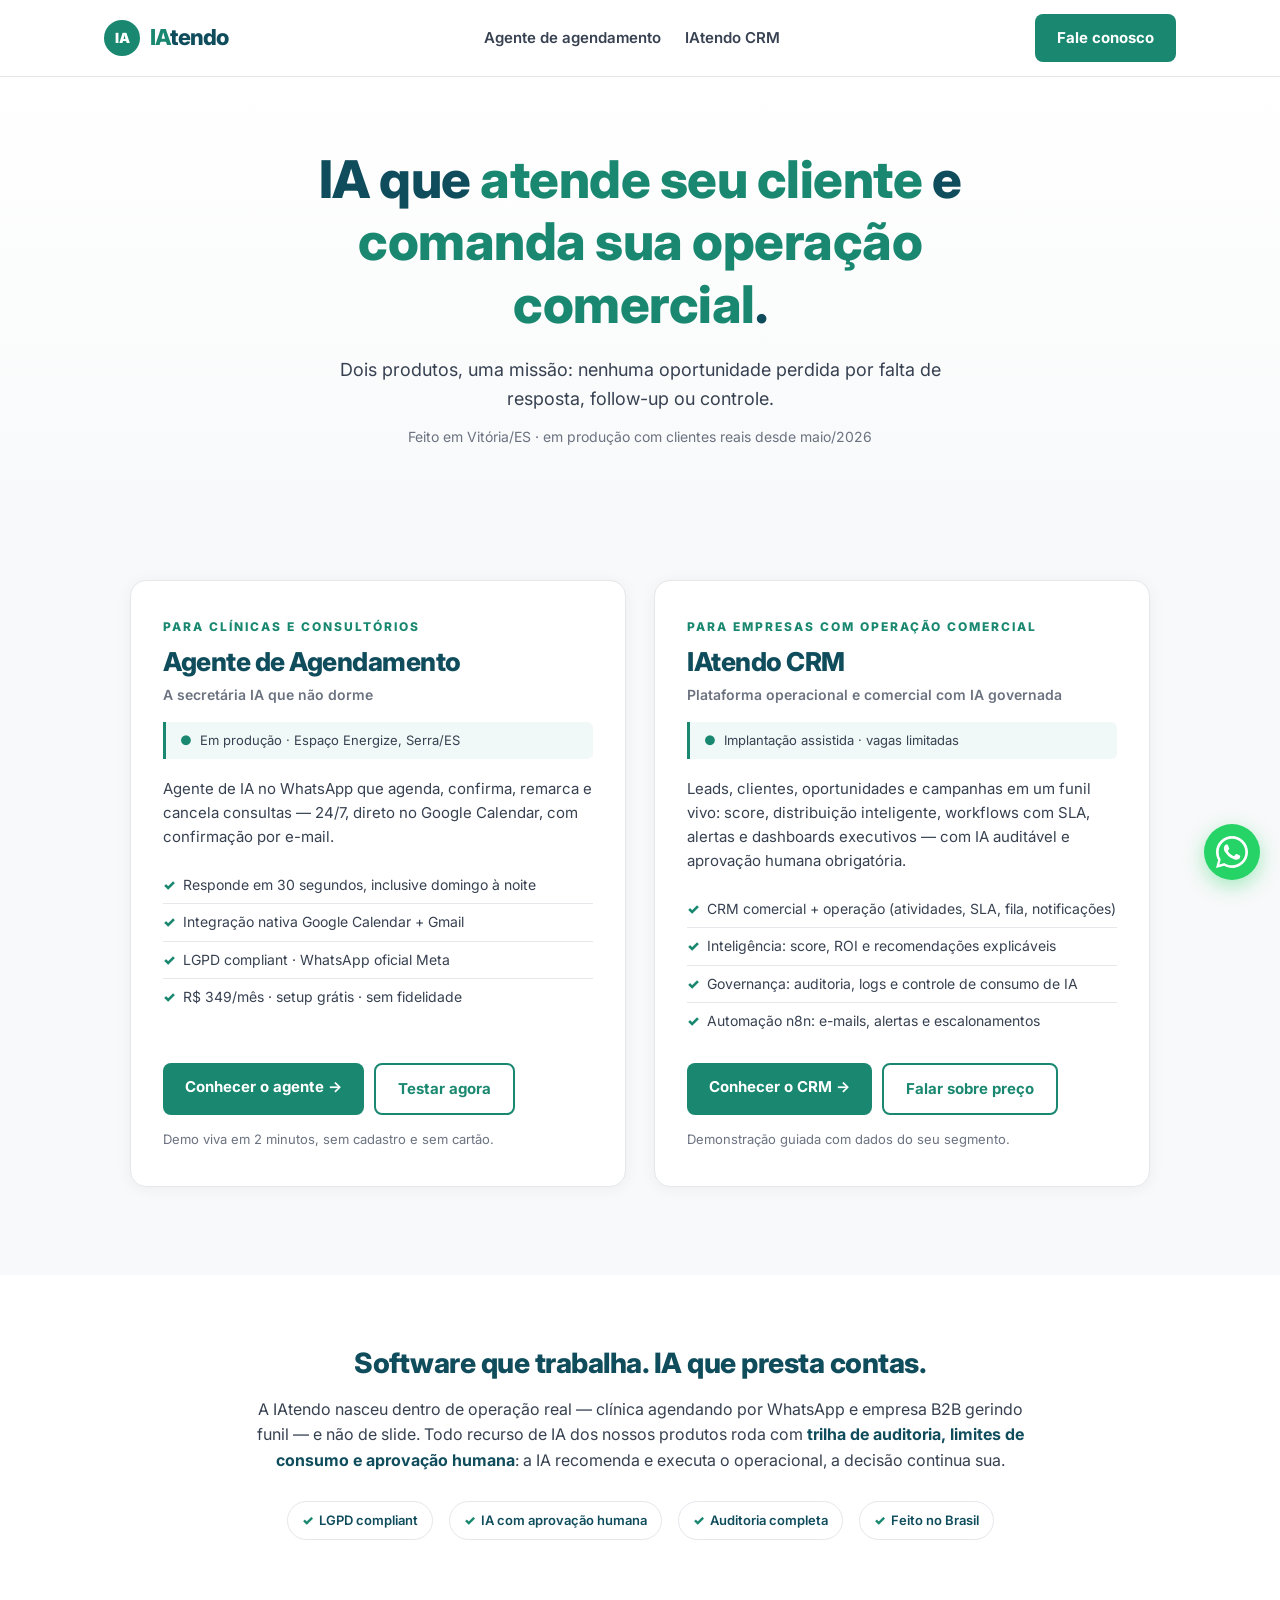
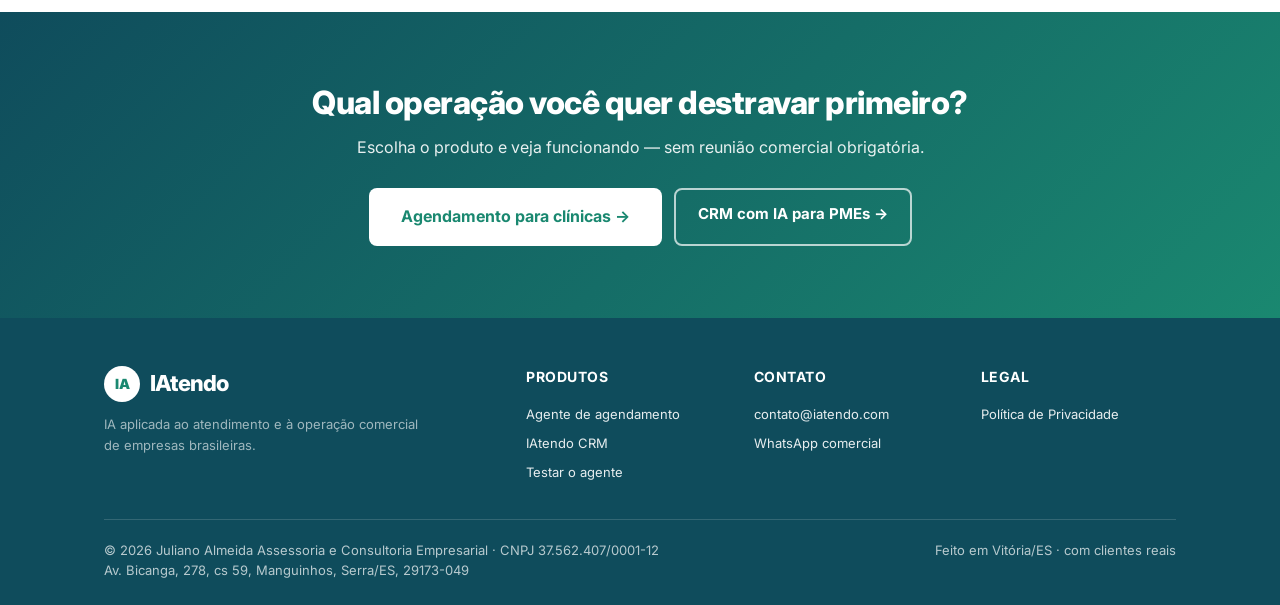
<file: index.html>
<!DOCTYPE html>
<html lang="pt-BR">
<head>
<meta charset="UTF-8">
<meta name="viewport" content="width=device-width, initial-scale=1.0">
<meta name="description" content="IAtendo: IA aplicada ao atendimento e à operação comercial. Agente de agendamento no WhatsApp 24/7 para clínicas e IAtendo CRM — plataforma operacional e comercial com IA governada para PMEs.">
<title>IAtendo — IA que atende seu cliente e comanda sua operação comercial</title>
<link rel="canonical" href="https://iatendo.com/">

<!-- Favicon -->
<link rel="icon" type="image/x-icon" href="/favicon.ico">
<link rel="icon" type="image/png" sizes="16x16" href="/favicon-16x16.png">
<link rel="icon" type="image/png" sizes="32x32" href="/favicon-32x32.png">
<link rel="icon" type="image/png" sizes="96x96" href="/favicon-96x96.png">
<link rel="icon" type="image/png" sizes="192x192" href="/android-chrome-192x192.png">
<link rel="apple-touch-icon" sizes="180x180" href="/apple-touch-icon.png">
<meta name="apple-mobile-web-app-title" content="IAtendo">
<meta name="apple-mobile-web-app-capable" content="yes">
<link rel="manifest" href="/site.webmanifest">
<meta name="theme-color" content="#1A8870">
<meta name="msapplication-config" content="/browserconfig.xml">
<meta name="msapplication-TileColor" content="#1A8870">

<!-- Open Graph -->
<meta property="og:type" content="website">
<meta property="og:site_name" content="IAtendo">
<meta property="og:title" content="IAtendo — IA que atende seu cliente e comanda sua operação comercial">
<meta property="og:description" content="Dois produtos: agente de agendamento no WhatsApp 24/7 para clínicas e CRM operacional e comercial com IA governada para PMEs.">
<meta property="og:url" content="https://iatendo.com">
<meta property="og:image" content="https://iatendo.com/og-image.png">
<meta property="og:image:width" content="1200">
<meta property="og:image:height" content="630">
<meta property="og:locale" content="pt_BR">

<!-- Twitter Card -->
<meta name="twitter:card" content="summary_large_image">
<meta name="twitter:title" content="IAtendo — IA que atende seu cliente e comanda sua operação comercial">
<meta name="twitter:description" content="Agente de agendamento WhatsApp 24/7 para clínicas e CRM com IA governada para PMEs.">
<meta name="twitter:image" content="https://iatendo.com/og-image.png">

<!-- Verificação de domínio Meta Business -->
<meta name="facebook-domain-verification" content="4vf871rpp75ot8umdkaw6x6e34bomy" />

<!-- Schema.org -->
<script type="application/ld+json">
{"@context":"https://schema.org","@type":"Organization","name":"IAtendo","url":"https://iatendo.com","email":"contato@iatendo.com","logo":"https://iatendo.com/android-chrome-512x512.png","address":{"@type":"PostalAddress","streetAddress":"Av. Bicanga, 278, cs 59, Manguinhos","addressLocality":"Serra","addressRegion":"ES","postalCode":"29173-049","addressCountry":"BR"},"makesOffer":[{"@type":"Offer","itemOffered":{"@type":"SoftwareApplication","name":"IAtendo — Agente de Agendamento","url":"https://iatendo.com/agente/","applicationCategory":"BusinessApplication"}},{"@type":"Offer","itemOffered":{"@type":"SoftwareApplication","name":"IAtendo CRM","url":"https://iatendo.com/crm/","applicationCategory":"BusinessApplication"}}]}
</script>

<!-- Meta Pixel -->
<script>
!function(f,b,e,v,n,t,s){if(f.fbq)return;n=f.fbq=function(){n.callMethod?n.callMethod.apply(n,arguments):n.queue.push(arguments)};if(!f._fbq)f._fbq=n;n.push=n;n.loaded=!0;n.version='2.0';n.queue=[];t=b.createElement(e);t.async=!0;t.src=v;s=b.getElementsByTagName(e)[0];s.parentNode.insertBefore(t,s)}(window,document,'script','https://connect.facebook.net/en_US/fbevents.js');
fbq('init', '1695732014960269');
fbq('track', 'PageView');
</script>
<noscript><img height="1" width="1" style="display:none" src="https://www.facebook.com/tr?id=1695732014960269&ev=PageView&noscript=1"/></noscript>
<!-- /Meta Pixel -->

<!-- Fonte Inter via Google Fonts -->
<link rel="preconnect" href="https://fonts.googleapis.com">
<link rel="preconnect" href="https://fonts.gstatic.com" crossorigin>
<link href="https://fonts.googleapis.com/css2?family=Inter:wght@400;500;600;700;800;900&display=swap" rel="stylesheet">

<style>
:root {
  --primary: #1A8870;
  --primary-dark: #0F6B58;
  --secondary: #0F4C5C;
  --text: #111827;
  --text-body: #374151;
  --text-muted: #6B7280;
  --bg: #FFFFFF;
  --bg-alt: #F8F9FA;
  --bg-soft: #F0F9F7;
  --border: #E5E7EB;
}
* { box-sizing: border-box; margin: 0; padding: 0; }
html { scroll-behavior: smooth; }
body { font-family: 'Inter', 'Segoe UI', system-ui, -apple-system, sans-serif; color: var(--text-body); line-height: 1.6; background: var(--bg); -webkit-font-smoothing: antialiased; overflow-x: hidden; word-wrap: break-word; overflow-wrap: break-word; }
.container { max-width: 1120px; margin: 0 auto; padding: 0 24px; }
img, svg { max-width: 100%; height: auto; display: block; }

h1, h2, h3 { color: var(--secondary); font-weight: 800; letter-spacing: -0.5px; line-height: 1.2; }
h1 { font-size: 36px; }
h2 { font-size: 28px; margin-bottom: 16px; }
h3 { font-size: 20px; font-weight: 700; margin-bottom: 8px; }
p { margin-bottom: 12px; }
a { color: var(--primary); text-decoration: none; }
a:hover { text-decoration: underline; }
strong { color: var(--secondary); font-weight: 700; }

/* HEADER */
header { position: sticky; top: 0; background: rgba(255,255,255,0.95); backdrop-filter: blur(8px); border-bottom: 1px solid var(--border); z-index: 100; }
header .container { display: flex; align-items: center; justify-content: space-between; padding: 14px 24px; }
.brand { display: flex; align-items: center; gap: 10px; }
.brand-mark { width: 36px; height: 36px; border-radius: 50%; background: var(--primary); display: flex; align-items: center; justify-content: center; color: white; font-weight: 900; font-size: 14px; }
.brand-text { font-size: 22px; font-weight: 800; letter-spacing: -1px; }
.brand-text .ia { color: var(--primary); }
.brand-text .tendo { color: var(--secondary); }
.nav-links { display: none; gap: 24px; align-items: center; }
.nav-links a { font-size: 15px; font-weight: 600; color: var(--text-body); }
.nav-links a:hover { color: var(--primary); text-decoration: none; }
.btn { display: inline-block; padding: 12px 22px; border-radius: 8px; font-weight: 700; font-size: 15px; transition: all 0.2s; text-decoration: none !important; cursor: pointer; border: none; }
.btn-primary { background: var(--primary); color: white !important; }
.btn-primary:hover { background: var(--primary-dark); transform: translateY(-1px); box-shadow: 0 4px 12px rgba(26,136,112,0.3); }
.btn-secondary { background: transparent; color: var(--primary) !important; border: 2px solid var(--primary); }
.btn-secondary:hover { background: var(--primary); color: white !important; }
.btn-large { padding: 16px 32px; font-size: 17px; }

/* HERO */
.hero { padding: 72px 0 64px; background: linear-gradient(180deg, #FFFFFF 0%, var(--bg-alt) 100%); text-align: center; }
.hero h1 { font-size: 42px; margin-bottom: 20px; max-width: 820px; margin-left: auto; margin-right: auto; }
.hero h1 .accent { color: var(--primary); }
.hero .lead { font-size: 18px; color: var(--text-body); margin: 0 auto 12px; max-width: 640px; }
.hero .sub { font-size: 14px; color: var(--text-muted); }

/* PRODUCT CARDS */
.products { padding: 56px 0 88px; background: var(--bg-alt); }
.product-grid { display: grid; grid-template-columns: 1fr; gap: 28px; max-width: 1020px; margin: 0 auto; }
.product-card { background: white; border-radius: 16px; border: 1px solid var(--border); padding: 36px 32px; display: flex; flex-direction: column; box-shadow: 0 2px 16px rgba(0,0,0,0.05); transition: box-shadow .2s, transform .2s; }
.product-card:hover { box-shadow: 0 12px 40px rgba(15,76,92,0.12); transform: translateY(-2px); }
.product-kicker { font-size: 12px; font-weight: 800; letter-spacing: 2px; text-transform: uppercase; color: var(--primary); margin-bottom: 10px; }
.product-card h2 { font-size: 26px; margin-bottom: 6px; }
.product-tagline { font-size: 14px; color: var(--text-muted); font-weight: 600; margin-bottom: 16px; }
.product-card p.desc { font-size: 15px; margin-bottom: 18px; }
.product-feat { list-style: none; padding: 0; margin: 0 0 24px; }
.product-feat li { padding: 7px 0; font-size: 14px; border-bottom: 1px solid var(--border); }
.product-feat li:last-child { border-bottom: none; }
.product-feat li::before { content: "✓"; color: var(--primary); font-weight: 900; margin-right: 8px; }
.product-cta { margin-top: auto; display: flex; gap: 10px; flex-wrap: wrap; }
.product-meta { font-size: 13px; color: var(--text-muted); margin-top: 14px; }
.pill { display: inline-flex; align-items: center; gap: 8px; background: var(--bg-soft); border-left: 3px solid var(--primary); padding: 8px 14px; border-radius: 0 6px 6px 0; font-size: 13px; color: var(--text-body); margin-bottom: 18px; }
.pill::before { content: "●"; color: var(--primary); animation: pulse 2s infinite; }
@keyframes pulse { 0%,100% { opacity: 1; } 50% { opacity: 0.3; } }

/* QUEM SOMOS strip */
.about { padding: 72px 0; }
.about-grid { max-width: 820px; margin: 0 auto; text-align: center; }
.about h2 { margin-bottom: 16px; }
.about p { font-size: 16px; color: var(--text-body); }
.badges-row { display: flex; gap: 16px; justify-content: center; margin-top: 28px; flex-wrap: wrap; }
.badge { background: white; border: 1px solid var(--border); padding: 8px 14px; border-radius: 20px; font-size: 13px; font-weight: 600; color: var(--secondary); display: inline-flex; align-items: center; gap: 6px; }
.badge::before { content: "✓"; color: var(--primary); font-weight: 900; }

/* CTA FINAL */
.cta-final { background: linear-gradient(135deg, var(--secondary) 0%, var(--primary) 100%); color: white; text-align: center; padding: 72px 0; }
.cta-final h2 { color: white; font-size: 32px; margin-bottom: 12px; }
.cta-final p { color: rgba(255,255,255,0.9); font-size: 16px; margin-bottom: 28px; }
.cta-final .btn-primary { background: white; color: var(--primary) !important; padding: 16px 32px; font-size: 16px; }
.cta-final .btn-ghost { background: transparent; color: white !important; border: 2px solid rgba(255,255,255,0.7); }
.cta-final .btn-ghost:hover { background: rgba(255,255,255,0.12); }

/* FOOTER */
footer { background: var(--secondary); color: rgba(255,255,255,0.7); padding: 48px 0 24px; font-size: 13px; }
footer a { color: rgba(255,255,255,0.9); }
.footer-grid { display: grid; grid-template-columns: 1fr; gap: 32px; margin-bottom: 32px; }
footer h4 { color: white; font-size: 14px; font-weight: 700; margin-bottom: 12px; letter-spacing: 0.5px; text-transform: uppercase; }
footer ul { list-style: none; padding: 0; }
footer ul li { padding: 4px 0; }
.footer-bottom { border-top: 1px solid rgba(255,255,255,0.15); padding-top: 20px; display: flex; justify-content: space-between; flex-wrap: wrap; gap: 12px; }

/* FLOATING WHATSAPP CTA */
.fab-whatsapp { position: fixed; bottom: 20px; right: 20px; background: #25D366; color: white; width: 56px; height: 56px; border-radius: 50%; display: flex; align-items: center; justify-content: center; box-shadow: 0 6px 20px rgba(37,211,102,0.4); z-index: 99; transition: transform 0.2s; }
.fab-whatsapp:hover { transform: scale(1.1); text-decoration: none !important; }
.fab-whatsapp svg { width: 32px; height: 32px; fill: white; }

/* RESPONSIVE */
@media (max-width: 767px) {
  h1 { font-size: 28px; }
  h2 { font-size: 24px; }
  .hero h1 { font-size: 30px; line-height: 1.25; }
  .hero .lead { font-size: 16px; }
  .container { padding: 0 16px; }
  header .container { padding: 12px 16px; }
  .brand-text { font-size: 19px; }
  header .btn { padding: 9px 14px; font-size: 13px; }
  .hero { padding: 44px 0 40px; }
  .products { padding: 32px 0 56px; }
  .product-card { padding: 26px 22px; }
  .product-cta { flex-direction: column; }
  .product-cta .btn { width: 100%; text-align: center; }
  .cta-final { padding: 56px 0; }
  .cta-final h2 { font-size: 25px; }
  .footer-bottom { flex-direction: column; align-items: flex-start; font-size: 12px; }
  .fab-whatsapp { width: 52px; height: 52px; bottom: 16px; right: 16px; }
  .fab-whatsapp svg { width: 28px; height: 28px; }
}
@media (min-width: 768px) {
  .nav-links { display: flex; }
  .hero h1 { font-size: 52px; }
  .product-grid { grid-template-columns: 1fr 1fr; align-items: stretch; }
  .footer-grid { grid-template-columns: 2fr 1fr 1fr 1fr; }
}
</style>
</head>
<body>

<!-- ====== HEADER ====== -->
<header>
  <div class="container">
    <a href="/" class="brand">
      <div class="brand-mark">IA</div>
      <div class="brand-text"><span class="ia">IA</span><span class="tendo">tendo</span></div>
    </a>
    <nav class="nav-links">
      <a href="/agente/">Agente de agendamento</a>
      <a href="/crm/">IAtendo CRM</a>
    </nav>
    <a href="https://wa.me/5527988648027" target="_blank" rel="noopener" class="btn btn-primary">Fale conosco</a>
  </div>
</header>

<!-- ====== HERO ====== -->
<section class="hero">
  <div class="container">
    <h1>IA que <span class="accent">atende seu cliente</span> e <span class="accent">comanda sua operação comercial</span>.</h1>
    <p class="lead">Dois produtos, uma missão: nenhuma oportunidade perdida por falta de resposta, follow-up ou controle.</p>
    <p class="sub">Feito em Vitória/ES · em produção com clientes reais desde maio/2026</p>
  </div>
</section>

<!-- ====== PRODUTOS ====== -->
<section class="products" id="produtos">
  <div class="container">
    <div class="product-grid">

      <!-- AGENTE -->
      <div class="product-card">
        <div class="product-kicker">Para clínicas e consultórios</div>
        <h2>Agente de Agendamento</h2>
        <div class="product-tagline">A secretária IA que não dorme</div>
        <div class="pill">Em produção · Espaço Energize, Serra/ES</div>
        <p class="desc">Agente de IA no WhatsApp que agenda, confirma, remarca e cancela consultas — 24/7, direto no Google Calendar, com confirmação por e-mail.</p>
        <ul class="product-feat">
          <li>Responde em 30 segundos, inclusive domingo à noite</li>
          <li>Integração nativa Google Calendar + Gmail</li>
          <li>LGPD compliant · WhatsApp oficial Meta</li>
          <li>R$ 349/mês · setup grátis · sem fidelidade</li>
        </ul>
        <div class="product-cta">
          <a href="/agente/" class="btn btn-primary">Conhecer o agente →</a>
          <a href="/demo.html" target="_blank" rel="noopener" class="btn btn-secondary">Testar agora</a>
        </div>
        <div class="product-meta">Demo viva em 2 minutos, sem cadastro e sem cartão.</div>
      </div>

      <!-- CRM -->
      <div class="product-card">
        <div class="product-kicker">Para empresas com operação comercial</div>
        <h2>IAtendo CRM</h2>
        <div class="product-tagline">Plataforma operacional e comercial com IA governada</div>
        <div class="pill">Implantação assistida · vagas limitadas</div>
        <p class="desc">Leads, clientes, oportunidades e campanhas em um funil vivo: score, distribuição inteligente, workflows com SLA, alertas e dashboards executivos — com IA auditável e aprovação humana obrigatória.</p>
        <ul class="product-feat">
          <li>CRM comercial + operação (atividades, SLA, fila, notificações)</li>
          <li>Inteligência: score, ROI e recomendações explicáveis</li>
          <li>Governança: auditoria, logs e controle de consumo de IA</li>
          <li>Automação n8n: e-mails, alertas e escalonamentos</li>
        </ul>
        <div class="product-cta">
          <a href="/crm/" class="btn btn-primary">Conhecer o CRM →</a>
          <a href="/crm/#precificacao" class="btn btn-secondary">Falar sobre preço</a>
        </div>
        <div class="product-meta">Demonstração guiada com dados do seu segmento.</div>
      </div>

    </div>
  </div>
</section>

<!-- ====== QUEM SOMOS ====== -->
<section class="about">
  <div class="container about-grid">
    <h2>Software que trabalha. IA que presta contas.</h2>
    <p>A IAtendo nasceu dentro de operação real — clínica agendando por WhatsApp e empresa B2B gerindo funil — e não de slide. Todo recurso de IA dos nossos produtos roda com <strong>trilha de auditoria, limites de consumo e aprovação humana</strong>: a IA recomenda e executa o operacional, a decisão continua sua.</p>
    <div class="badges-row">
      <span class="badge">LGPD compliant</span>
      <span class="badge">IA com aprovação humana</span>
      <span class="badge">Auditoria completa</span>
      <span class="badge">Feito no Brasil</span>
    </div>
  </div>
</section>

<!-- ====== CTA FINAL ====== -->
<section class="cta-final">
  <div class="container">
    <h2>Qual operação você quer destravar primeiro?</h2>
    <p>Escolha o produto e veja funcionando — sem reunião comercial obrigatória.</p>
    <div style="display:flex; gap:12px; justify-content:center; flex-wrap:wrap;">
      <a href="/agente/" class="btn btn-primary">Agendamento para clínicas →</a>
      <a href="/crm/" class="btn btn-ghost">CRM com IA para PMEs →</a>
    </div>
  </div>
</section>

<!-- ====== FOOTER ====== -->
<footer>
  <div class="container">
    <div class="footer-grid">
      <div>
        <div class="brand" style="margin-bottom: 12px;">
          <div class="brand-mark" style="background: white; color: var(--primary);">IA</div>
          <div class="brand-text" style="color: white;">IAtendo</div>
        </div>
        <p style="color: rgba(255,255,255,0.6); max-width: 320px;">IA aplicada ao atendimento e à operação comercial de empresas brasileiras.</p>
      </div>
      <div>
        <h4>Produtos</h4>
        <ul>
          <li><a href="/agente/">Agente de agendamento</a></li>
          <li><a href="/crm/">IAtendo CRM</a></li>
          <li><a href="/demo.html">Testar o agente</a></li>
        </ul>
      </div>
      <div>
        <h4>Contato</h4>
        <ul>
          <li><a href="mailto:contato@iatendo.com">contato@iatendo.com</a></li>
          <li><a href="https://wa.me/5527988648027" target="_blank" rel="noopener">WhatsApp comercial</a></li>
        </ul>
      </div>
      <div>
        <h4>Legal</h4>
        <ul>
          <li><a href="/politica-de-privacidade.html">Política de Privacidade</a></li>
        </ul>
      </div>
    </div>
    <div class="footer-bottom">
      <div>
        © 2026 Juliano Almeida Assessoria e Consultoria Empresarial · CNPJ 37.562.407/0001-12<br>
        Av. Bicanga, 278, cs 59, Manguinhos, Serra/ES, 29173-049
      </div>
      <div>Feito em Vitória/ES · com clientes reais</div>
    </div>
  </div>
</footer>

<!-- FLOATING WHATSAPP FAB -->
<a href="https://wa.me/5527988648027" target="_blank" rel="noopener" class="fab-whatsapp" aria-label="Falar no WhatsApp">
  <svg viewBox="0 0 32 32"><path d="M16 0C7.16 0 0 7.16 0 16c0 2.82.74 5.6 2.14 8.04L0 32l8.16-2.14C10.58 31.24 13.26 32 16 32c8.84 0 16-7.16 16-16S24.84 0 16 0zm0 29.34c-2.5 0-4.96-.68-7.1-1.96l-.5-.3-5.04 1.32 1.34-4.92-.32-.52A13.28 13.28 0 0 1 2.66 16c0-7.36 5.98-13.34 13.34-13.34S29.34 8.64 29.34 16 23.36 29.34 16 29.34zm7.34-9.98c-.4-.2-2.38-1.18-2.74-1.3-.36-.14-.64-.2-.9.2-.26.4-1.04 1.3-1.28 1.56-.24.26-.46.3-.86.1-.4-.2-1.7-.62-3.24-2-1.2-1.06-2-2.38-2.24-2.78-.24-.4-.02-.62.18-.82.18-.18.4-.46.6-.7.2-.24.26-.4.4-.66.14-.26.06-.5-.04-.7-.1-.2-.9-2.16-1.22-2.96-.32-.78-.66-.68-.9-.68-.24 0-.5-.04-.78-.04-.26 0-.7.1-1.06.5s-1.4 1.36-1.4 3.32 1.44 3.86 1.64 4.12c.2.26 2.84 4.34 6.88 6.08.96.42 1.72.66 2.3.86.96.3 1.84.26 2.54.16.78-.12 2.38-.98 2.72-1.92.34-.94.34-1.76.24-1.92-.1-.16-.36-.26-.76-.46z"/></svg>
</a>

<script>
// Meta Pixel — evento Lead nos cliques de WhatsApp
document.querySelectorAll('a[href*="wa.me/"]').forEach(a => {
  a.addEventListener('click', () => {
    if (typeof fbq === 'function') {
      fbq('track', 'Lead', { content_name: 'home_hub' });
    }
  });
});
// Pixel — clique nos cards de produto
document.querySelectorAll('a[href="/agente/"], a[href="/crm/"]').forEach(a => {
  a.addEventListener('click', () => {
    if (typeof fbq === 'function') {
      fbq('trackCustom', 'ProductSelect', { content_name: a.getAttribute('href') === '/agente/' ? 'agente' : 'crm' });
    }
  });
});
</script>

</body>
</html>
</file>
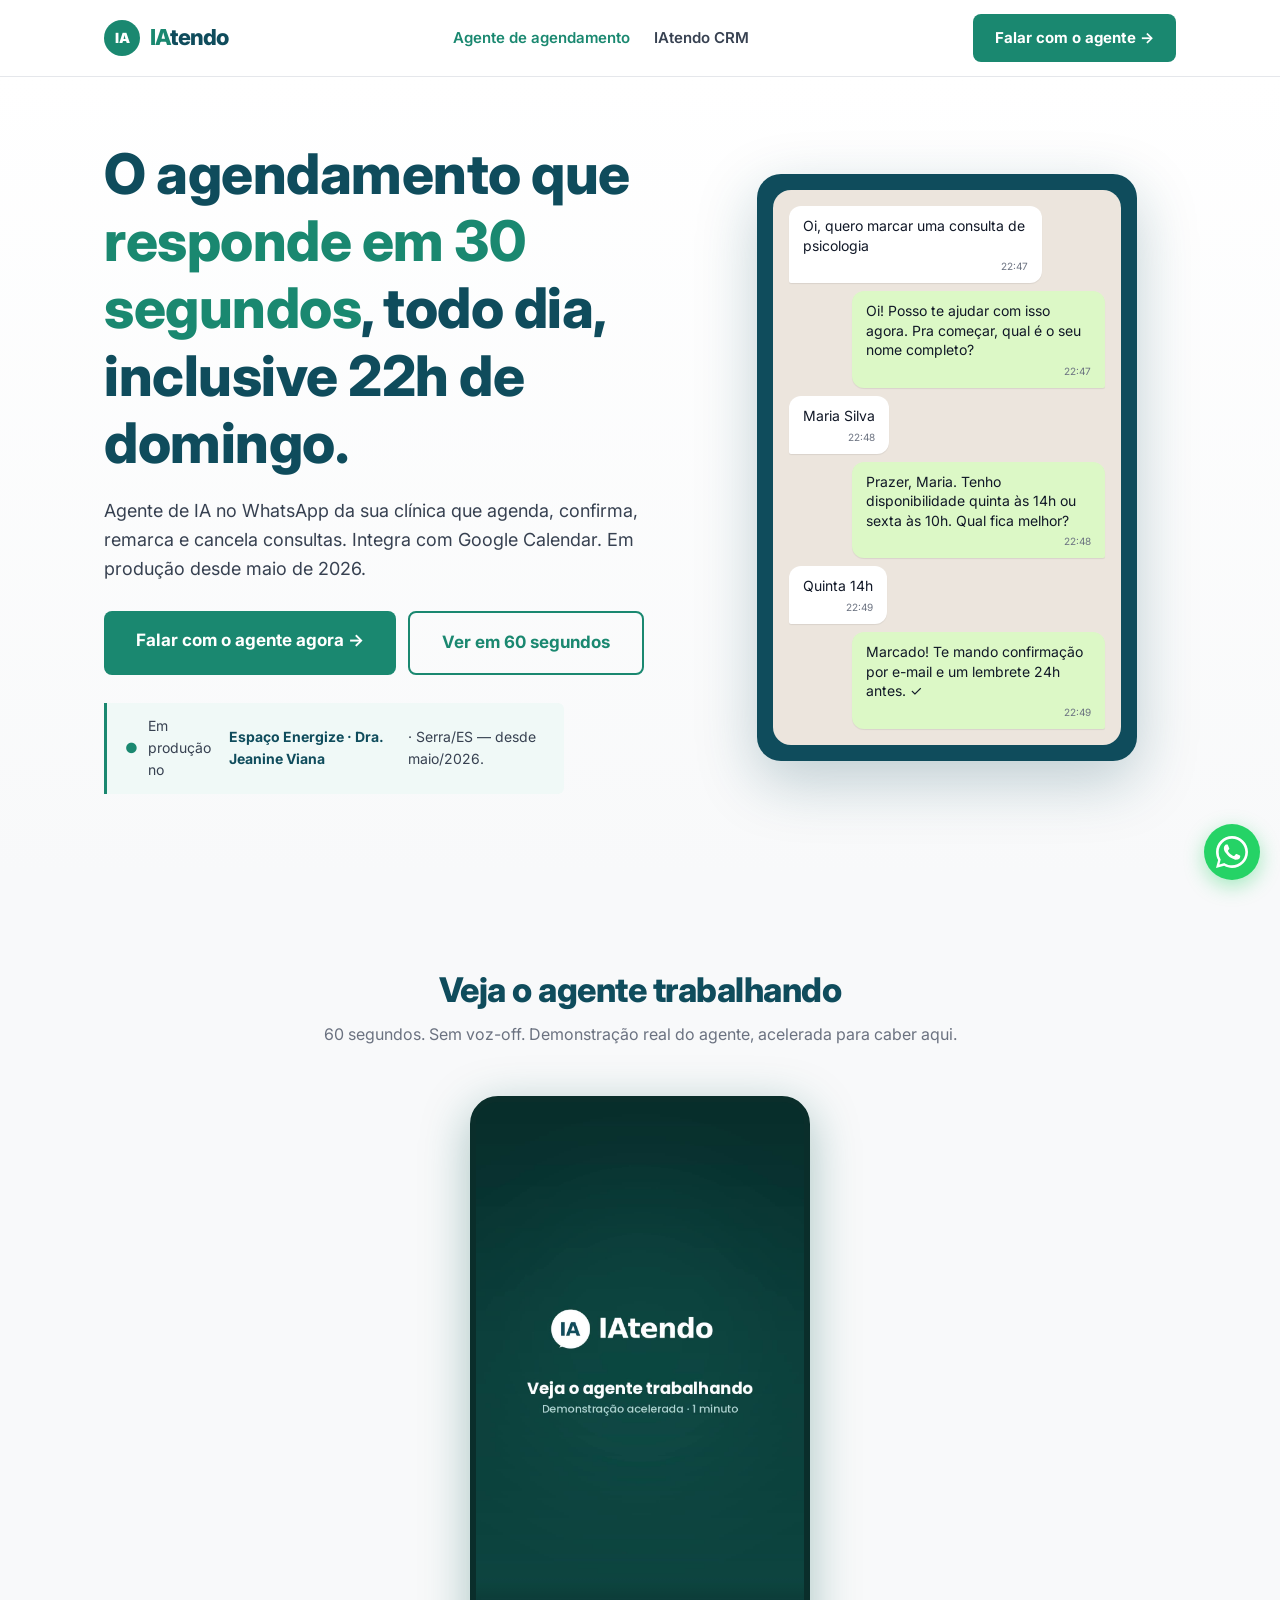
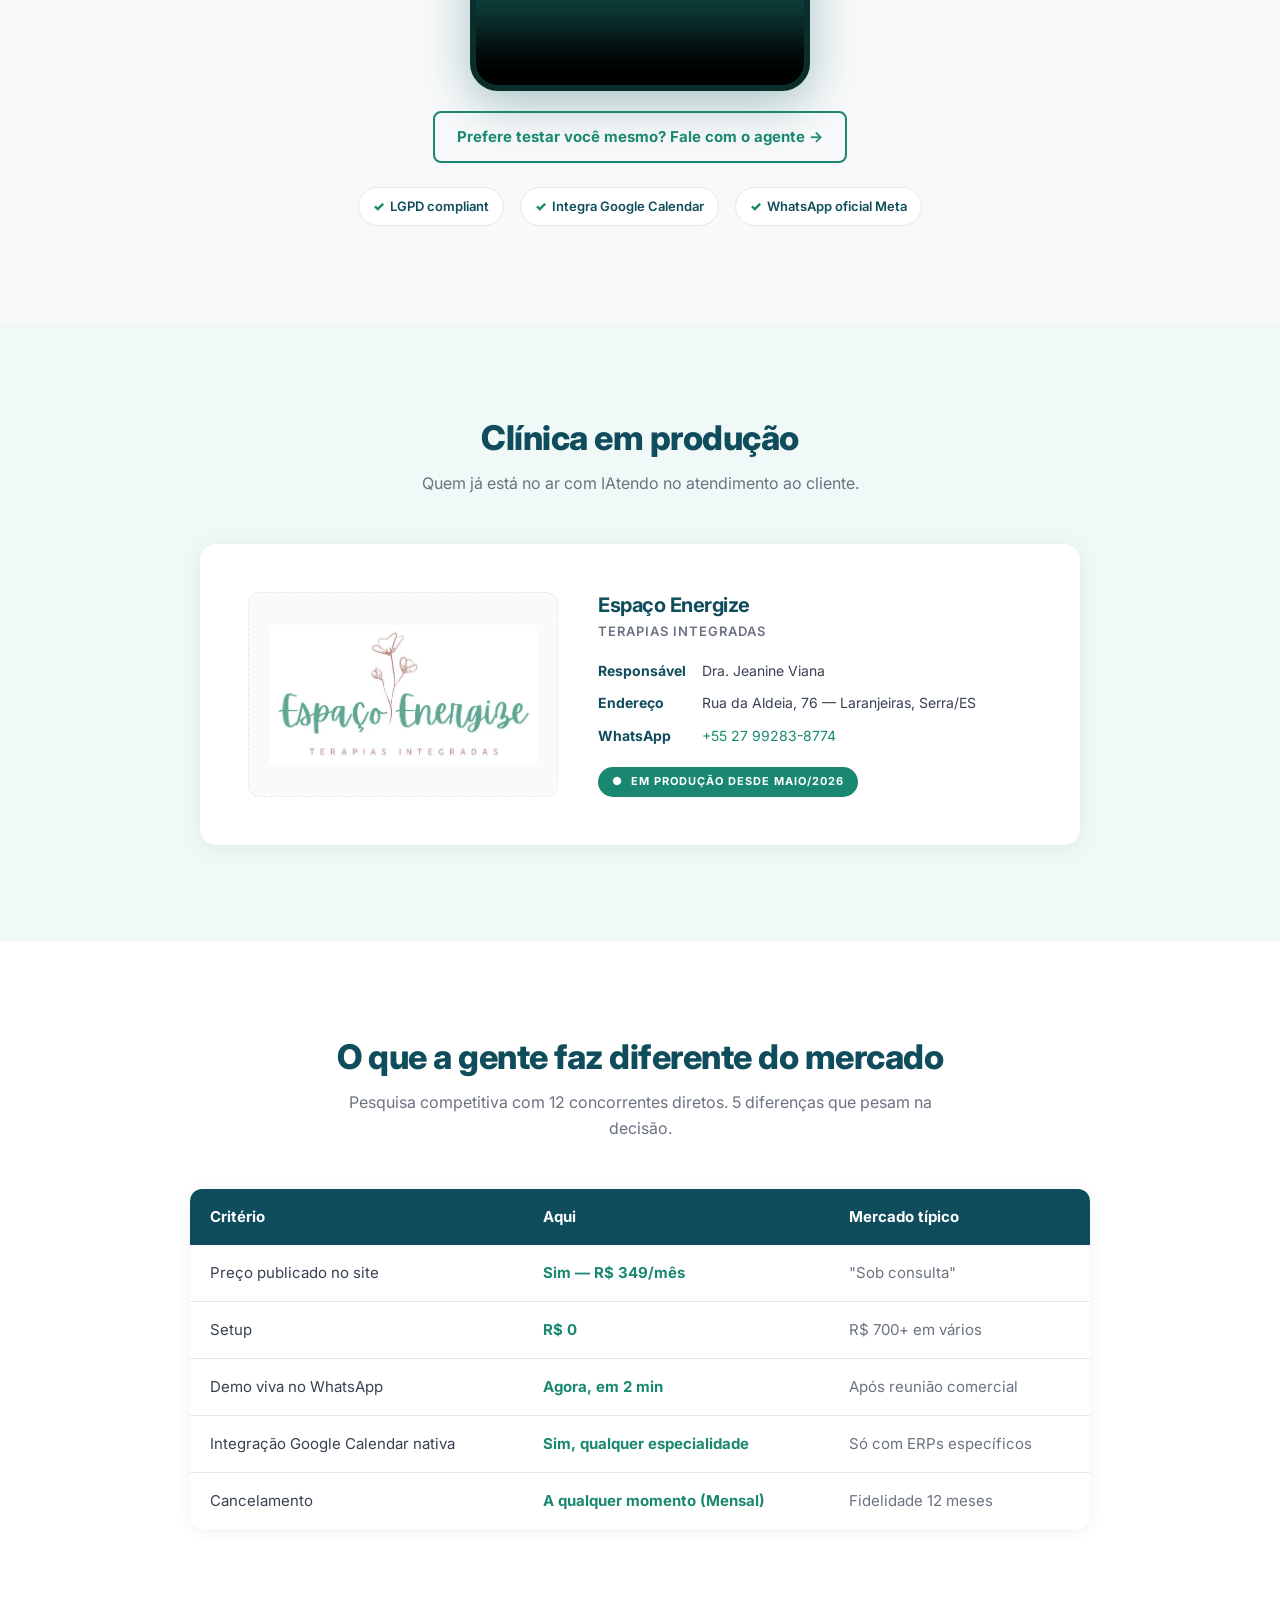
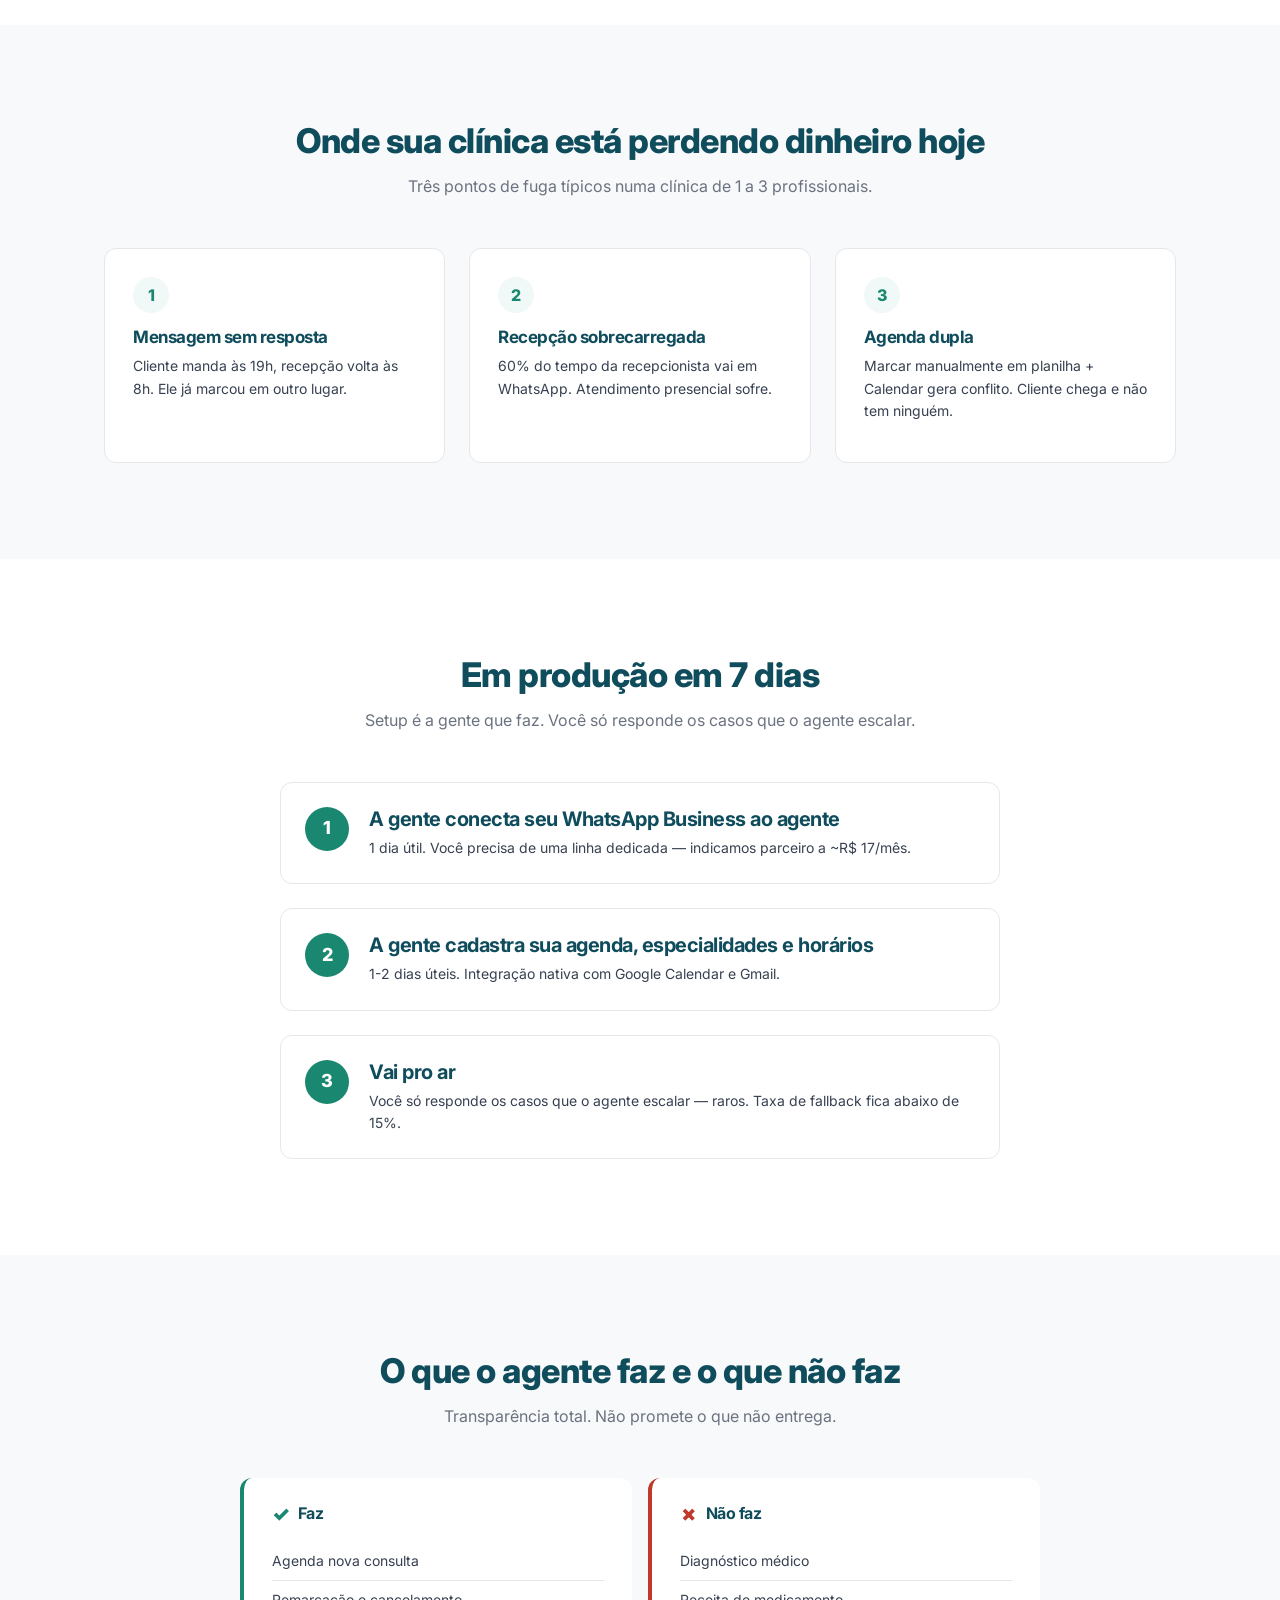
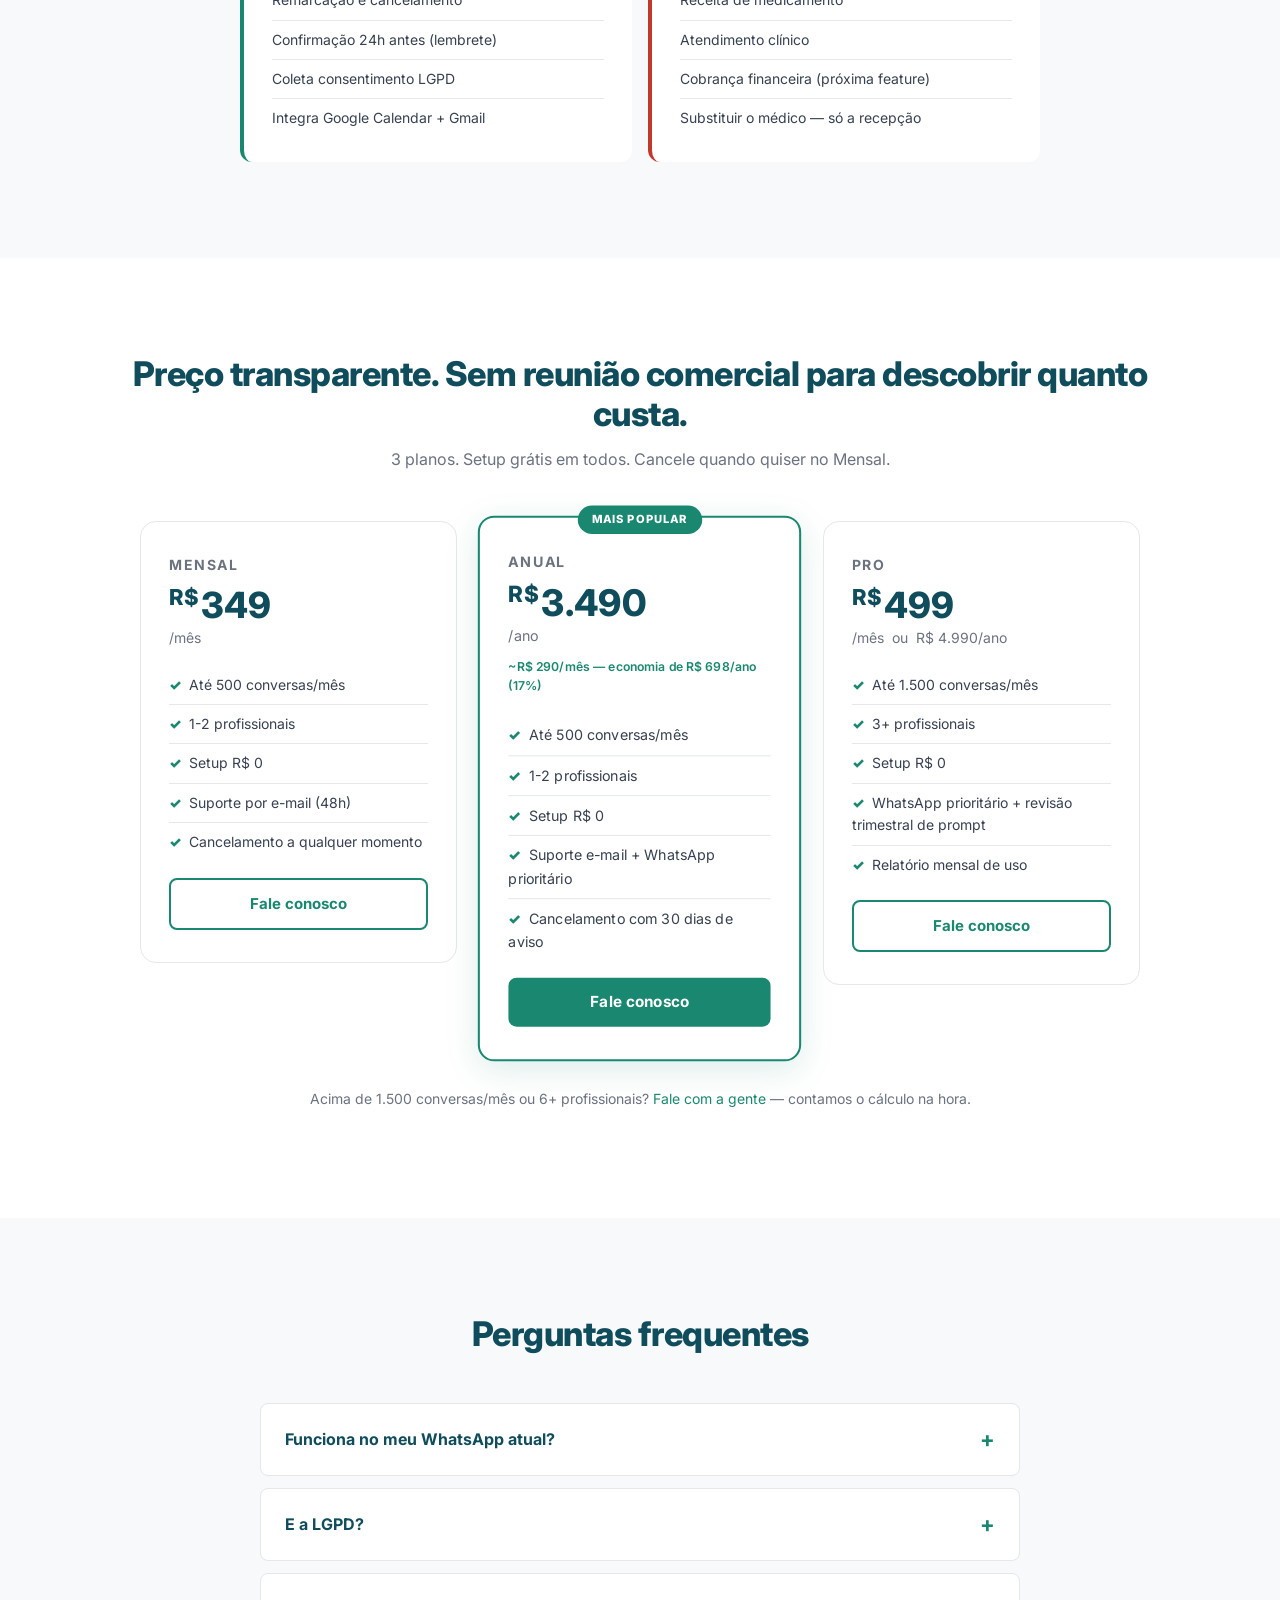
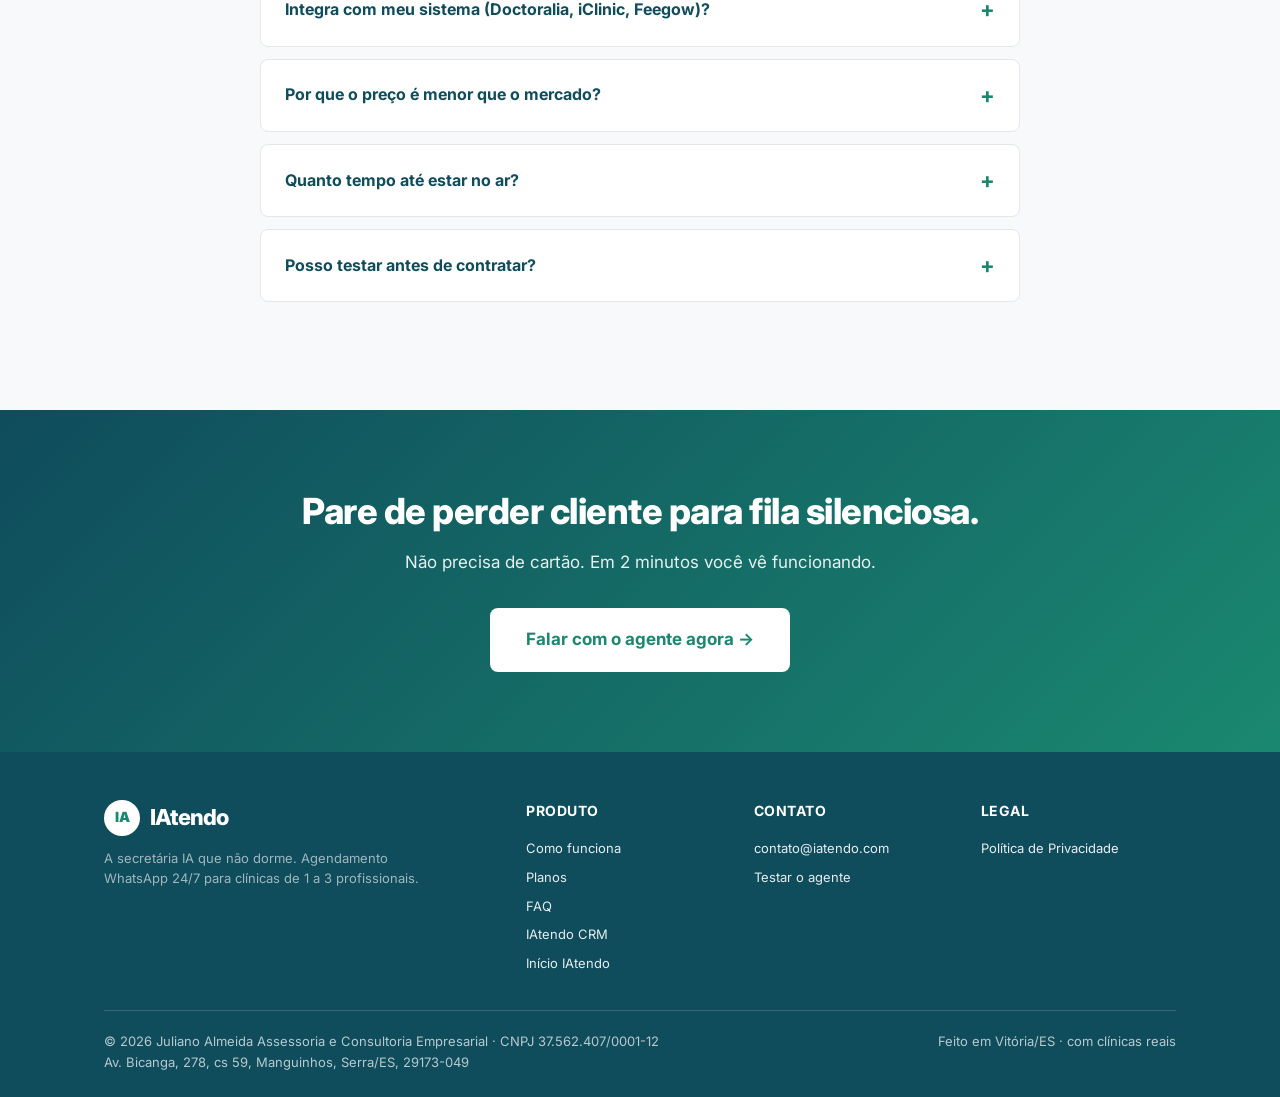
<file: agente/index.html>
<!DOCTYPE html>
<html lang="pt-BR">
<head>
<meta charset="UTF-8">
<meta name="viewport" content="width=device-width, initial-scale=1.0">
<meta name="description" content="Agente de IA no WhatsApp que atende seu cliente 24/7, marca consulta direto no Google Calendar e confirma por e-mail. R$ 349/mês, setup grátis, sem fidelidade.">
<title>IAtendo — A secretária IA que não dorme</title>
<link rel="canonical" href="https://iatendo.com/agente/">

<!-- Favicon -->
<link rel="icon" type="image/x-icon" href="/favicon.ico">
<link rel="icon" type="image/png" sizes="16x16" href="/favicon-16x16.png">
<link rel="icon" type="image/png" sizes="32x32" href="/favicon-32x32.png">
<link rel="icon" type="image/png" sizes="96x96" href="/favicon-96x96.png">
<link rel="icon" type="image/png" sizes="192x192" href="/android-chrome-192x192.png">
<link rel="apple-touch-icon" sizes="180x180" href="/apple-touch-icon.png">
<meta name="apple-mobile-web-app-title" content="IAtendo">
<meta name="apple-mobile-web-app-capable" content="yes">
<link rel="manifest" href="/site.webmanifest">
<meta name="theme-color" content="#1A8870">
<meta name="msapplication-config" content="/browserconfig.xml">
<meta name="msapplication-TileColor" content="#1A8870">

<!-- Open Graph -->
<meta property="og:type" content="website">
<meta property="og:site_name" content="IAtendo">
<meta property="og:title" content="IAtendo — A secretária IA que não dorme">
<meta property="og:description" content="Agente de IA no WhatsApp que atende seu cliente 24/7 e marca direto no Google Calendar. R$ 349/mês, setup grátis.">
<meta property="og:url" content="https://iatendo.com/agente/">
<meta property="og:image" content="https://iatendo.com/og-image.png">
<meta property="og:image:width" content="1200">
<meta property="og:image:height" content="630">
<meta property="og:locale" content="pt_BR">

<!-- Twitter Card -->
<meta name="twitter:card" content="summary_large_image">
<meta name="twitter:title" content="IAtendo — A secretária IA que não dorme">
<meta name="twitter:description" content="Agente de IA no WhatsApp que atende seu cliente 24/7. R$ 349/mês, setup grátis.">
<meta name="twitter:image" content="https://iatendo.com/og-image.png">

<!-- Verificação de domínio Meta Business -->
<meta name="facebook-domain-verification" content="4vf871rpp75ot8umdkaw6x6e34bomy" />

<!-- Schema.org -->
<script type="application/ld+json">
{"@context":"https://schema.org","@type":"SoftwareApplication","name":"IAtendo","applicationCategory":"BusinessApplication","operatingSystem":"Web, WhatsApp","description":"Agente de IA no WhatsApp que atende e agenda consultas para clínicas 24/7.","url":"https://iatendo.com","offers":{"@type":"Offer","price":"349.00","priceCurrency":"BRL"},"provider":{"@type":"Organization","name":"Juliano Almeida Assessoria e Consultoria Empresarial","email":"contato@iatendo.com"}}
</script>

<!-- Meta Pixel (substituir 1695732014960269 pelo ID real obtido em business.facebook.com → Eventos) -->
<script>
!function(f,b,e,v,n,t,s){if(f.fbq)return;n=f.fbq=function(){n.callMethod?n.callMethod.apply(n,arguments):n.queue.push(arguments)};if(!f._fbq)f._fbq=n;n.push=n;n.loaded=!0;n.version='2.0';n.queue=[];t=b.createElement(e);t.async=!0;t.src=v;s=b.getElementsByTagName(e)[0];s.parentNode.insertBefore(t,s)}(window,document,'script','https://connect.facebook.net/en_US/fbevents.js');
fbq('init', '1695732014960269');
fbq('track', 'PageView');
</script>
<noscript><img height="1" width="1" style="display:none" src="https://www.facebook.com/tr?id=1695732014960269&ev=PageView&noscript=1"/></noscript>
<!-- /Meta Pixel -->

<!-- Fonte Inter via Google Fonts -->
<link rel="preconnect" href="https://fonts.googleapis.com">
<link rel="preconnect" href="https://fonts.gstatic.com" crossorigin>
<link href="https://fonts.googleapis.com/css2?family=Inter:wght@400;500;600;700;800;900&display=swap" rel="stylesheet">

<style>
:root {
  --primary: #1A8870;
  --primary-dark: #0F6B58;
  --secondary: #0F4C5C;
  --text: #111827;
  --text-body: #374151;
  --text-muted: #6B7280;
  --bg: #FFFFFF;
  --bg-alt: #F8F9FA;
  --bg-soft: #F0F9F7;
  --border: #E5E7EB;
}
* { box-sizing: border-box; margin: 0; padding: 0; }
html { scroll-behavior: smooth; }
body { font-family: 'Inter', 'Segoe UI', system-ui, -apple-system, sans-serif; color: var(--text-body); line-height: 1.6; background: var(--bg); -webkit-font-smoothing: antialiased; overflow-x: hidden; word-wrap: break-word; overflow-wrap: break-word; }
.container { max-width: 1120px; margin: 0 auto; padding: 0 24px; }
img, svg { max-width: 100%; height: auto; display: block; }

h1, h2, h3 { color: var(--secondary); font-weight: 800; letter-spacing: -0.5px; line-height: 1.2; }
h1 { font-size: 36px; }
h2 { font-size: 28px; margin-bottom: 16px; }
h3 { font-size: 20px; font-weight: 700; margin-bottom: 8px; }
p { margin-bottom: 12px; }
a { color: var(--primary); text-decoration: none; }
a:hover { text-decoration: underline; }
strong { color: var(--secondary); font-weight: 700; }

/* HEADER */
header { position: sticky; top: 0; background: rgba(255,255,255,0.95); backdrop-filter: blur(8px); border-bottom: 1px solid var(--border); z-index: 100; }
header .container { display: flex; align-items: center; justify-content: space-between; padding: 14px 24px; }
.brand { display: flex; align-items: center; gap: 10px; }
.brand-mark { width: 36px; height: 36px; border-radius: 50%; background: var(--primary); display: flex; align-items: center; justify-content: center; color: white; font-weight: 900; font-size: 14px; }
.brand-text { font-size: 22px; font-weight: 800; letter-spacing: -1px; }
.brand-text .ia { color: var(--primary); }
.brand-text .tendo { color: var(--secondary); }
.nav-links { display: none; gap: 24px; align-items: center; }
.nav-links a { font-size: 15px; font-weight: 600; color: var(--text-body); }
.nav-links a.active { color: var(--primary); }
.nav-links a:hover { color: var(--primary); text-decoration: none; }
.btn { display: inline-block; padding: 12px 22px; border-radius: 8px; font-weight: 700; font-size: 15px; transition: all 0.2s; text-decoration: none !important; cursor: pointer; border: none; }
.btn-primary { background: var(--primary); color: white !important; }
.btn-primary:hover { background: var(--primary-dark); transform: translateY(-1px); box-shadow: 0 4px 12px rgba(26,136,112,0.3); }
.btn-secondary { background: transparent; color: var(--primary) !important; border: 2px solid var(--primary); }
.btn-secondary:hover { background: var(--primary); color: white !important; }
.btn-large { padding: 16px 32px; font-size: 17px; }

/* HERO */
.hero { padding: 64px 0 80px; background: linear-gradient(180deg, #FFFFFF 0%, var(--bg-alt) 100%); }
.hero-grid { display: grid; grid-template-columns: 1fr; gap: 48px; align-items: center; }
.hero h1 { font-size: 44px; margin-bottom: 20px; }
.hero h1 .accent { color: var(--primary); }
.hero .lead { font-size: 18px; color: var(--text-body); margin-bottom: 28px; max-width: 540px; }
.hero-ctas { display: flex; gap: 12px; flex-wrap: wrap; margin-bottom: 28px; }
.hero .pilot-badge { display: inline-flex; align-items: center; gap: 10px; background: var(--bg-soft); border-left: 3px solid var(--primary); padding: 12px 18px; border-radius: 0 6px 6px 0; font-size: 14px; color: var(--text-body); max-width: 460px; }
.hero .pilot-badge::before { content: "●"; color: var(--primary); animation: pulse 2s infinite; }
@keyframes pulse { 0%,100% { opacity: 1; } 50% { opacity: 0.3; } }

/* HERO MOCKUP */
.hero-mockup { background: var(--secondary); border-radius: 24px; padding: 16px; box-shadow: 0 20px 60px rgba(15,76,92,0.25); max-width: 380px; margin: 0 auto; }
.chat { background: #ECE5DD; border-radius: 18px; padding: 16px; min-height: 360px; display: flex; flex-direction: column; gap: 8px; }
.msg { padding: 10px 14px; border-radius: 12px; max-width: 80%; font-size: 14px; line-height: 1.4; box-shadow: 0 1px 1px rgba(0,0,0,0.08); }
.msg-them { background: #FFFFFF; align-self: flex-start; border-bottom-left-radius: 2px; color: var(--text); }
.msg-us { background: #DCF8C6; align-self: flex-end; border-bottom-right-radius: 2px; color: var(--text); }
.msg .time { display: block; font-size: 10px; color: var(--text-muted); text-align: right; margin-top: 4px; }

/* SECTION GENERIC */
section { padding: 72px 0; }
section.alt { background: var(--bg-alt); }
.section-head { text-align: center; margin-bottom: 48px; }
.section-head h2 { margin-bottom: 12px; }
.section-head p { color: var(--text-muted); font-size: 16px; max-width: 640px; margin: 0 auto; }

/* VIDEO */
.video-frame { max-width: 340px; margin: 0 auto; border-radius: 28px; overflow: hidden; background: #0A2E2B; box-shadow: 0 12px 48px rgba(14,95,88,0.35); border: 6px solid #0A2E2B; }
.video-frame video { width: 100%; aspect-ratio: 9/16; display: block; background: #0A2E2B; }
.video-badges { display: flex; gap: 16px; justify-content: center; margin-top: 24px; flex-wrap: wrap; }
.badge { background: white; border: 1px solid var(--border); padding: 8px 14px; border-radius: 20px; font-size: 13px; font-weight: 600; color: var(--secondary); display: inline-flex; align-items: center; gap: 6px; }
.badge::before { content: "✓"; color: var(--primary); font-weight: 900; }

/* COMPARATIVO */
.compare-table { background: white; border-radius: 12px; overflow: hidden; box-shadow: 0 2px 16px rgba(0,0,0,0.06); max-width: 900px; margin: 0 auto; }
.compare-table table { width: 100%; border-collapse: collapse; }
.compare-table th, .compare-table td { padding: 16px 20px; text-align: left; font-size: 15px; }
.compare-table th { background: var(--secondary); color: white; font-weight: 700; }
.compare-table td { border-bottom: 1px solid var(--border); }
.compare-table tr:last-child td { border-bottom: none; }
.compare-table .yes { color: var(--primary); font-weight: 700; }
.compare-table .no { color: var(--text-muted); }

/* DOR — 3 colunas */
.cols-3 { display: grid; grid-template-columns: 1fr; gap: 24px; }
.col-card { background: white; padding: 28px; border-radius: 12px; border: 1px solid var(--border); }
.col-card .num { display: inline-block; background: var(--bg-soft); color: var(--primary); width: 36px; height: 36px; border-radius: 50%; line-height: 36px; text-align: center; font-weight: 800; margin-bottom: 14px; }
.col-card h3 { font-size: 17px; margin-bottom: 8px; }
.col-card p { font-size: 14px; color: var(--text-body); }

/* COMO FUNCIONA */
.steps { display: grid; grid-template-columns: 1fr; gap: 24px; max-width: 720px; margin: 0 auto; }
.step { display: flex; gap: 20px; align-items: flex-start; padding: 24px; background: white; border-radius: 12px; border: 1px solid var(--border); }
.step-num { flex-shrink: 0; width: 44px; height: 44px; background: var(--primary); color: white; border-radius: 50%; display: flex; align-items: center; justify-content: center; font-weight: 800; font-size: 18px; }
.step-content h3 { margin-bottom: 6px; }
.step-content p { font-size: 14px; margin: 0; }

/* ESCOPO */
.escopo-grid { display: grid; grid-template-columns: 1fr; gap: 16px; max-width: 800px; margin: 0 auto; }
.escopo-col { background: white; padding: 24px 28px; border-radius: 12px; }
.escopo-col.yes { border-left: 4px solid var(--primary); }
.escopo-col.no { border-left: 4px solid #C0392B; }
.escopo-col h3 { font-size: 16px; margin-bottom: 16px; display: flex; align-items: center; gap: 8px; }
.escopo-col.yes h3::before { content: "✓"; color: var(--primary); font-weight: 900; font-size: 20px; }
.escopo-col.no h3::before { content: "✗"; color: #C0392B; font-weight: 900; font-size: 20px; }
.escopo-col ul { list-style: none; padding: 0; }
.escopo-col li { padding: 8px 0; border-bottom: 1px solid var(--border); font-size: 14px; }
.escopo-col li:last-child { border-bottom: none; }

/* PLANOS */
.plans { display: grid; grid-template-columns: 1fr; gap: 24px; max-width: 1000px; margin: 0 auto; }
.plan-card { background: white; padding: 32px 28px; border-radius: 16px; border: 1px solid var(--border); position: relative; }
.plan-card.highlight { border: 2px solid var(--primary); transform: scale(1.02); box-shadow: 0 8px 32px rgba(26,136,112,0.15); }
.plan-card.highlight::before { content: "MAIS POPULAR"; position: absolute; top: -12px; left: 50%; transform: translateX(-50%); background: var(--primary); color: white; padding: 5px 14px; border-radius: 20px; font-size: 11px; font-weight: 800; letter-spacing: 1px; }
.plan-name { font-size: 14px; font-weight: 700; color: var(--text-muted); letter-spacing: 1.5px; text-transform: uppercase; margin-bottom: 10px; }
.plan-price { font-size: 36px; font-weight: 800; color: var(--secondary); margin-bottom: 4px; line-height: 1; }
.plan-price .currency { font-size: 22px; vertical-align: super; margin-right: 2px; }
.plan-period { font-size: 14px; color: var(--text-muted); margin-bottom: 8px; }
.plan-equiv { font-size: 12px; color: var(--primary); font-weight: 600; margin-bottom: 20px; }
.plan-feat { list-style: none; padding: 0; margin: 16px 0; }
.plan-feat li { padding: 8px 0; font-size: 14px; border-bottom: 1px solid var(--border); }
.plan-feat li:last-child { border-bottom: none; }
.plan-feat li::before { content: "✓"; color: var(--primary); font-weight: 900; margin-right: 8px; }

/* FAQ */
.faq { max-width: 760px; margin: 0 auto; }
.faq-item { background: white; border-radius: 8px; margin-bottom: 12px; border: 1px solid var(--border); overflow: hidden; }
.faq-q { padding: 18px 24px; font-weight: 700; color: var(--secondary); cursor: pointer; display: flex; justify-content: space-between; align-items: center; font-size: 16px; user-select: none; }
.faq-q::after { content: "+"; font-size: 22px; color: var(--primary); transition: transform 0.2s; }
.faq-item.open .faq-q::after { transform: rotate(45deg); }
.faq-a { padding: 0 24px; max-height: 0; overflow: hidden; transition: all 0.3s ease; font-size: 14px; color: var(--text-body); }
.faq-item.open .faq-a { padding: 0 24px 20px; max-height: 400px; }

/* CTA FINAL */
.cta-final { background: linear-gradient(135deg, var(--secondary) 0%, var(--primary) 100%); color: white; text-align: center; padding: 80px 0; }
.cta-final h2 { color: white; font-size: 36px; margin-bottom: 16px; }
.cta-final p { color: rgba(255,255,255,0.9); font-size: 17px; margin-bottom: 32px; }
.cta-final .btn-primary { background: white; color: var(--primary) !important; padding: 18px 36px; font-size: 17px; }
.cta-final .btn-primary:hover { background: var(--bg-soft); }

/* FOOTER */
footer { background: var(--secondary); color: rgba(255,255,255,0.7); padding: 48px 0 24px; font-size: 13px; }
footer a { color: rgba(255,255,255,0.9); }
.footer-grid { display: grid; grid-template-columns: 1fr; gap: 32px; margin-bottom: 32px; }
footer h4 { color: white; font-size: 14px; font-weight: 700; margin-bottom: 12px; letter-spacing: 0.5px; text-transform: uppercase; }
footer ul { list-style: none; padding: 0; }
footer ul li { padding: 4px 0; }
.footer-bottom { border-top: 1px solid rgba(255,255,255,0.15); padding-top: 20px; display: flex; justify-content: space-between; flex-wrap: wrap; gap: 12px; }

/* FLOATING WHATSAPP CTA (mobile-first) */
.fab-whatsapp { position: fixed; bottom: 20px; right: 20px; background: #25D366; color: white; width: 56px; height: 56px; border-radius: 50%; display: flex; align-items: center; justify-content: center; box-shadow: 0 6px 20px rgba(37,211,102,0.4); z-index: 99; transition: transform 0.2s; }
.fab-whatsapp:hover { transform: scale(1.1); text-decoration: none !important; }
.fab-whatsapp svg { width: 32px; height: 32px; fill: white; }

/* PARCEIRA — clínica em produção */
.partner-section { background: var(--bg-soft); }
.partner-card { background: white; border-radius: 16px; padding: 32px; display: grid; grid-template-columns: 1fr; gap: 28px; align-items: center; max-width: 880px; margin: 0 auto; box-shadow: 0 4px 24px rgba(15,76,92,0.08); }
.partner-logo-box { background: #FAFAFA; border: 1px dashed var(--border); border-radius: 12px; padding: 32px 20px; text-align: center; min-height: 160px; display: flex; flex-direction: column; justify-content: center; align-items: center; gap: 6px; }
.partner-logo-box img { max-width: 100%; max-height: 140px; height: auto; }
.partner-logo-box .placeholder-name { font-size: 22px; font-weight: 800; color: var(--primary); letter-spacing: -0.5px; line-height: 1.1; }
.partner-logo-box .placeholder-sub { font-size: 10px; font-weight: 600; color: var(--text-muted); letter-spacing: 3px; }
.partner-data h3 { font-size: 20px; margin-bottom: 4px; color: var(--secondary); }
.partner-data .specialty { font-size: 13px; color: var(--text-muted); font-weight: 600; letter-spacing: 1px; text-transform: uppercase; margin-bottom: 18px; }
.partner-data dl { display: grid; grid-template-columns: max-content 1fr; gap: 10px 16px; font-size: 14px; margin-top: 4px; }
.partner-data dt { font-weight: 700; color: var(--secondary); }
.partner-data dd { color: var(--text-body); margin: 0; }
.partner-data dd a { color: var(--primary); }
.partner-status { display: inline-flex; align-items: center; gap: 8px; background: var(--primary); color: white; padding: 6px 14px; border-radius: 20px; font-size: 11px; font-weight: 700; letter-spacing: 1px; text-transform: uppercase; margin-top: 20px; }
.partner-status::before { content: "●"; animation: pulse 2s infinite; }

/* RESPONSIVE — mobile (override para telas <768px) */
@media (max-width: 767px) {
  /* Tipografia mais compacta */
  h1 { font-size: 28px; }
  h2 { font-size: 24px; }
  h3 { font-size: 17px; }
  .hero h1 { font-size: 30px; line-height: 1.25; }
  .hero .lead { font-size: 16px; }
  .cta-final h2 { font-size: 26px; }
  .cta-final p { font-size: 15px; }

  /* Container e seções mais apertados */
  .container { padding: 0 16px; }
  section { padding: 48px 0; }
  .hero { padding: 36px 0 56px; }
  .cta-final { padding: 56px 0; }
  .section-head { margin-bottom: 32px; }
  header .container { padding: 12px 16px; }

  /* Header: brand menor, botão compacto */
  .brand-text { font-size: 19px; }
  header .btn { padding: 9px 14px; font-size: 13px; }

  /* Hero CTAs full-width empilhados */
  .hero-ctas { flex-direction: column; gap: 10px; }
  .hero-ctas .btn { width: 100%; text-align: center; }
  .btn-large { padding: 14px 22px; font-size: 15px; }
  .hero .pilot-badge { font-size: 13px; padding: 10px 14px; max-width: 100%; }

  /* Hero mockup um pouco menor */
  .hero-mockup { padding: 12px; max-width: 320px; }
  .chat { min-height: 320px; padding: 12px; }
  .msg { font-size: 13px; padding: 9px 12px; }

  /* Tabela comparativa com scroll horizontal */
  .compare-table { overflow-x: auto; -webkit-overflow-scrolling: touch; }
  .compare-table table { min-width: 540px; }
  .compare-table th, .compare-table td { padding: 12px 14px; font-size: 14px; }

  /* Steps e cards mais compactos */
  .step { padding: 18px; gap: 14px; }
  .step-num { width: 36px; height: 36px; font-size: 15px; }
  .col-card { padding: 22px; }
  .escopo-col { padding: 18px 20px; }

  /* Planos — sem escala (evita overflow) e padding menor */
  .plan-card { padding: 24px 20px; }
  .plan-card.highlight { transform: none; }
  .plan-price { font-size: 32px; }
  .plan-price .currency { font-size: 18px; }

  /* Partner card: dl em stack */
  .partner-card { padding: 24px; gap: 20px; }
  .partner-logo-box { min-height: 120px; padding: 22px 16px; }
  .partner-logo-box img { max-height: 100px; }
  .partner-data h3 { font-size: 18px; }
  .partner-data dl { grid-template-columns: 1fr; gap: 4px 0; }
  .partner-data dt { margin-top: 8px; }
  .partner-data dt:first-child { margin-top: 0; }

  /* Vídeo */
  .video-frame { max-width: 300px; }

  /* Footer: bottom em coluna */
  .footer-bottom { flex-direction: column; align-items: flex-start; font-size: 12px; }

  /* FAQ */
  .faq-q { padding: 16px 18px; font-size: 15px; }
  .faq-item.open .faq-a { padding: 0 18px 18px; }

  /* FAB WhatsApp não tampa botão final em telas pequenas */
  .fab-whatsapp { width: 52px; height: 52px; bottom: 16px; right: 16px; }
  .fab-whatsapp svg { width: 28px; height: 28px; }
}

/* RESPONSIVE — desktop */
@media (min-width: 768px) {
  .nav-links { display: flex; }
  h1 { font-size: 44px; }
  h2 { font-size: 34px; }
  .hero h1 { font-size: 56px; }
  .hero-grid { grid-template-columns: 1.2fr 1fr; gap: 64px; }
  .cols-3 { grid-template-columns: repeat(3, 1fr); }
  .escopo-grid { grid-template-columns: 1fr 1fr; }
  .plans { grid-template-columns: repeat(3, 1fr); align-items: start; }
  .footer-grid { grid-template-columns: 2fr 1fr 1fr 1fr; }
  .partner-card { grid-template-columns: 1fr 1.4fr; padding: 48px; gap: 40px; }
  section { padding: 96px 0; }
}
</style>
</head>
<body>

<!-- ====== HEADER ====== -->
<header>
  <div class="container">
    <a href="/" class="brand">
      <div class="brand-mark">IA</div>
      <div class="brand-text"><span class="ia">IA</span><span class="tendo">tendo</span></div>
    </a>
    <nav class="nav-links">
      <a href="/agente/" class="active">Agente de agendamento</a>
      <a href="/crm/">IAtendo CRM</a>
    </nav>
    <a href="/demo.html" target="_blank" rel="noopener" class="btn btn-primary">Falar com o agente →</a>
  </div>
</header>

<!-- ====== HERO ====== -->
<section class="hero">
  <div class="container hero-grid">
    <div>
      <h1>O agendamento que <span class="accent">responde em 30 segundos</span>, todo dia, inclusive 22h de domingo.</h1>
      <p class="lead">Agente de IA no WhatsApp da sua clínica que agenda, confirma, remarca e cancela consultas. Integra com Google Calendar. Em produção desde maio de 2026.</p>
      <div class="hero-ctas">
        <a href="/demo.html" target="_blank" rel="noopener" class="btn btn-primary btn-large">Falar com o agente agora →</a>
        <a href="#video" class="btn btn-secondary btn-large">Ver em 60 segundos</a>
      </div>
      <div class="pilot-badge">
        Em produção no <strong>Espaço Energize · Dra. Jeanine Viana</strong> · Serra/ES — desde maio/2026.
      </div>
    </div>
    <div class="hero-mockup">
      <div class="chat">
        <div class="msg msg-them">Oi, quero marcar uma consulta de psicologia<span class="time">22:47</span></div>
        <div class="msg msg-us">Oi! Posso te ajudar com isso agora. Pra começar, qual é o seu nome completo?<span class="time">22:47</span></div>
        <div class="msg msg-them">Maria Silva<span class="time">22:48</span></div>
        <div class="msg msg-us">Prazer, Maria. Tenho disponibilidade quinta às 14h ou sexta às 10h. Qual fica melhor?<span class="time">22:48</span></div>
        <div class="msg msg-them">Quinta 14h<span class="time">22:49</span></div>
        <div class="msg msg-us">Marcado! Te mando confirmação por e-mail e um lembrete 24h antes. ✓<span class="time">22:49</span></div>
      </div>
    </div>
  </div>
</section>

<!-- ====== VÍDEO ====== -->
<section id="video" class="alt">
  <div class="container">
    <div class="section-head">
      <h2>Veja o agente trabalhando</h2>
      <p>60 segundos. Sem voz-off. Demonstração real do agente, acelerada para caber aqui.</p>
    </div>
    <div class="video-frame">
      <video id="demo-video" controls playsinline preload="metadata" poster="/video/capa_demo.jpg">
        <source src="/video/demo_agente.mp4" type="video/mp4">
        Seu navegador não suporta vídeo HTML5. <a href="/video/demo_agente.mp4">Baixe o vídeo</a>.
      </video>
    </div>
    <p style="text-align:center; margin-top:20px;">
      <a href="/demo.html" target="_blank" rel="noopener" class="btn btn-secondary">Prefere testar você mesmo? Fale com o agente →</a>
    </p>
    <div class="video-badges">
      <span class="badge">LGPD compliant</span>
      <span class="badge">Integra Google Calendar</span>
      <span class="badge">WhatsApp oficial Meta</span>
    </div>
  </div>
</section>

<!-- ====== CLÍNICA PARCEIRA EM PRODUÇÃO ====== -->
<section class="partner-section" id="parceira">
  <div class="container">
    <div class="section-head">
      <h2>Clínica em produção</h2>
      <p>Quem já está no ar com IAtendo no atendimento ao cliente.</p>
    </div>
    <div class="partner-card">
      <div class="partner-logo-box">
        <img src="/logo_espaco_energize.png" alt="Espaço Energize — Terapias Integradas">
      </div>
      <div class="partner-data">
        <h3>Espaço Energize</h3>
        <div class="specialty">Terapias Integradas</div>
        <dl>
          <dt>Responsável</dt><dd>Dra. Jeanine Viana</dd>
          <dt>Endereço</dt><dd>Rua da Aldeia, 76 — Laranjeiras, Serra/ES</dd>
          <dt>WhatsApp</dt><dd><a href="https://wa.me/5527992838774" target="_blank" rel="noopener">+55 27 99283-8774</a></dd>
        </dl>
        <div class="partner-status">Em produção desde maio/2026</div>
      </div>
    </div>
  </div>
</section>

<!-- ====== DIFERENCIAIS ====== -->
<section>
  <div class="container">
    <div class="section-head">
      <h2>O que a gente faz diferente do mercado</h2>
      <p>Pesquisa competitiva com 12 concorrentes diretos. 5 diferenças que pesam na decisão.</p>
    </div>
    <div class="compare-table">
      <table>
        <thead>
          <tr><th>Critério</th><th>Aqui</th><th>Mercado típico</th></tr>
        </thead>
        <tbody>
          <tr><td>Preço publicado no site</td><td class="yes">Sim — R$ 349/mês</td><td class="no">"Sob consulta"</td></tr>
          <tr><td>Setup</td><td class="yes">R$ 0</td><td class="no">R$ 700+ em vários</td></tr>
          <tr><td>Demo viva no WhatsApp</td><td class="yes">Agora, em 2 min</td><td class="no">Após reunião comercial</td></tr>
          <tr><td>Integração Google Calendar nativa</td><td class="yes">Sim, qualquer especialidade</td><td class="no">Só com ERPs específicos</td></tr>
          <tr><td>Cancelamento</td><td class="yes">A qualquer momento (Mensal)</td><td class="no">Fidelidade 12 meses</td></tr>
        </tbody>
      </table>
    </div>
  </div>
</section>

<!-- ====== DOR ====== -->
<section class="alt">
  <div class="container">
    <div class="section-head">
      <h2>Onde sua clínica está perdendo dinheiro hoje</h2>
      <p>Três pontos de fuga típicos numa clínica de 1 a 3 profissionais.</p>
    </div>
    <div class="cols-3">
      <div class="col-card">
        <div class="num">1</div>
        <h3>Mensagem sem resposta</h3>
        <p>Cliente manda às 19h, recepção volta às 8h. Ele já marcou em outro lugar.</p>
      </div>
      <div class="col-card">
        <div class="num">2</div>
        <h3>Recepção sobrecarregada</h3>
        <p>60% do tempo da recepcionista vai em WhatsApp. Atendimento presencial sofre.</p>
      </div>
      <div class="col-card">
        <div class="num">3</div>
        <h3>Agenda dupla</h3>
        <p>Marcar manualmente em planilha + Calendar gera conflito. Cliente chega e não tem ninguém.</p>
      </div>
    </div>
  </div>
</section>

<!-- ====== COMO FUNCIONA ====== -->
<section>
  <div class="container">
    <div class="section-head">
      <h2>Em produção em 7 dias</h2>
      <p>Setup é a gente que faz. Você só responde os casos que o agente escalar.</p>
    </div>
    <div class="steps">
      <div class="step">
        <div class="step-num">1</div>
        <div class="step-content">
          <h3>A gente conecta seu WhatsApp Business ao agente</h3>
          <p>1 dia útil. Você precisa de uma linha dedicada — indicamos parceiro a ~R$ 17/mês.</p>
        </div>
      </div>
      <div class="step">
        <div class="step-num">2</div>
        <div class="step-content">
          <h3>A gente cadastra sua agenda, especialidades e horários</h3>
          <p>1-2 dias úteis. Integração nativa com Google Calendar e Gmail.</p>
        </div>
      </div>
      <div class="step">
        <div class="step-num">3</div>
        <div class="step-content">
          <h3>Vai pro ar</h3>
          <p>Você só responde os casos que o agente escalar — raros. Taxa de fallback fica abaixo de 15%.</p>
        </div>
      </div>
    </div>
  </div>
</section>

<!-- ====== ESCOPO (faz / não faz) ====== -->
<section class="alt">
  <div class="container">
    <div class="section-head">
      <h2>O que o agente faz e o que não faz</h2>
      <p>Transparência total. Não promete o que não entrega.</p>
    </div>
    <div class="escopo-grid">
      <div class="escopo-col yes">
        <h3>Faz</h3>
        <ul>
          <li>Agenda nova consulta</li>
          <li>Remarcação e cancelamento</li>
          <li>Confirmação 24h antes (lembrete)</li>
          <li>Coleta consentimento LGPD</li>
          <li>Integra Google Calendar + Gmail</li>
        </ul>
      </div>
      <div class="escopo-col no">
        <h3>Não faz</h3>
        <ul>
          <li>Diagnóstico médico</li>
          <li>Receita de medicamento</li>
          <li>Atendimento clínico</li>
          <li>Cobrança financeira (próxima feature)</li>
          <li>Substituir o médico — só a recepção</li>
        </ul>
      </div>
    </div>
  </div>
</section>

<!-- ====== PLANOS ====== -->
<section>
  <div class="container">
    <div class="section-head">
      <h2>Preço transparente. Sem reunião comercial para descobrir quanto custa.</h2>
      <p>3 planos. Setup grátis em todos. Cancele quando quiser no Mensal.</p>
    </div>
    <div class="plans">
      <div class="plan-card">
        <div class="plan-name">Mensal</div>
        <div class="plan-price"><span class="currency">R$</span>349</div>
        <div class="plan-period">/mês</div>
        <ul class="plan-feat">
          <li>Até 500 conversas/mês</li>
          <li>1-2 profissionais</li>
          <li>Setup R$ 0</li>
          <li>Suporte por e-mail (48h)</li>
          <li>Cancelamento a qualquer momento</li>
        </ul>
        <a href="https://wa.me/5527988648027" target="_blank" rel="noopener" class="btn btn-secondary" style="width: 100%; text-align: center;">Fale conosco</a>
      </div>
      <div class="plan-card highlight">
        <div class="plan-name">Anual</div>
        <div class="plan-price"><span class="currency">R$</span>3.490</div>
        <div class="plan-period">/ano</div>
        <div class="plan-equiv">~R$ 290/mês — economia de R$ 698/ano (17%)</div>
        <ul class="plan-feat">
          <li>Até 500 conversas/mês</li>
          <li>1-2 profissionais</li>
          <li>Setup R$ 0</li>
          <li>Suporte e-mail + WhatsApp prioritário</li>
          <li>Cancelamento com 30 dias de aviso</li>
        </ul>
        <a href="https://wa.me/5527988648027" target="_blank" rel="noopener" class="btn btn-primary" style="width: 100%; text-align: center;">Fale conosco</a>
      </div>
      <div class="plan-card">
        <div class="plan-name">Pro</div>
        <div class="plan-price"><span class="currency">R$</span>499</div>
        <div class="plan-period">/mês &nbsp;ou&nbsp; R$ 4.990/ano</div>
        <ul class="plan-feat">
          <li>Até 1.500 conversas/mês</li>
          <li>3+ profissionais</li>
          <li>Setup R$ 0</li>
          <li>WhatsApp prioritário + revisão trimestral de prompt</li>
          <li>Relatório mensal de uso</li>
        </ul>
        <a href="https://wa.me/5527988648027" target="_blank" rel="noopener" class="btn btn-secondary" style="width: 100%; text-align: center;">Fale conosco</a>
      </div>
    </div>
    <p style="text-align: center; margin-top: 32px; color: var(--text-muted); font-size: 14px;">Acima de 1.500 conversas/mês ou 6+ profissionais? <a href="https://wa.me/5527988648027" target="_blank" rel="noopener">Fale com a gente</a> — contamos o cálculo na hora.</p>
  </div>
</section>

<!-- ====== FAQ ====== -->
<section class="alt">
  <div class="container">
    <div class="section-head">
      <h2>Perguntas frequentes</h2>
    </div>
    <div class="faq">
      <div class="faq-item">
        <div class="faq-q">Funciona no meu WhatsApp atual?</div>
        <div class="faq-a"><p>Não. O WhatsApp Business Cloud da Meta exige linha dedicada. Indicamos parceiro a R$ 17/mês — o setup dessa linha entra no nosso processo dos 7 dias.</p></div>
      </div>
      <div class="faq-item">
        <div class="faq-q">E a LGPD?</div>
        <div class="faq-a"><p>Consentimento explícito antes de qualquer coleta de dado. Retenção de 24 meses. Política de privacidade publicada e auditável. Tratamos como controlador conforme art. 5º VI da LGPD.</p></div>
      </div>
      <div class="faq-item">
        <div class="faq-q">Integra com meu sistema (Doctoralia, iClinic, Feegow)?</div>
        <div class="faq-a"><p>Hoje integra com Google Calendar e Gmail — universais, funcionam para qualquer especialidade. Integração com sistemas específicos: roadmap (sob demanda no plano Pro).</p></div>
      </div>
      <div class="faq-item">
        <div class="faq-q">Por que o preço é menor que o mercado?</div>
        <div class="faq-a"><p>Não é menor — é igual ou um pouco abaixo do meio do mercado direto. O que é diferente é que a gente publica. Setup grátis está dentro do plano, sem taxa escondida.</p></div>
      </div>
      <div class="faq-item">
        <div class="faq-q">Quanto tempo até estar no ar?</div>
        <div class="faq-a"><p>7 dias úteis a partir do contrato assinado. Setup é a gente que faz — você só fornece a agenda, especialidades e tom de voz.</p></div>
      </div>
      <div class="faq-item">
        <div class="faq-q">Posso testar antes de contratar?</div>
        <div class="faq-a"><p>Pode! Clique em <a href="/demo.html">Testar o agente</a> e converse com a versão demo aqui no site agora — sem instalar nada. Em 2 minutos você vê o produto fazendo o trabalho dele.</p></div>
      </div>
    </div>
  </div>
</section>

<!-- ====== CTA FINAL ====== -->
<section class="cta-final">
  <div class="container">
    <h2>Pare de perder cliente para fila silenciosa.</h2>
    <p>Não precisa de cartão. Em 2 minutos você vê funcionando.</p>
    <a href="/demo.html" target="_blank" rel="noopener" class="btn btn-primary btn-large">Falar com o agente agora →</a>
  </div>
</section>

<!-- ====== FOOTER ====== -->
<footer>
  <div class="container">
    <div class="footer-grid">
      <div>
        <div class="brand" style="margin-bottom: 12px;">
          <div class="brand-mark" style="background: white; color: var(--primary);">IA</div>
          <div class="brand-text" style="color: white;">IAtendo</div>
        </div>
        <p style="color: rgba(255,255,255,0.6); max-width: 320px;">A secretária IA que não dorme. Agendamento WhatsApp 24/7 para clínicas de 1 a 3 profissionais.</p>
      </div>
      <div>
        <h4>Produto</h4>
        <ul>
          <li><a href="#video">Como funciona</a></li>
          <li><a href="#planos">Planos</a></li>
          <li><a href="#faq">FAQ</a></li>
          <li><a href="/crm/">IAtendo CRM</a></li>
          <li><a href="/">Início IAtendo</a></li>
        </ul>
      </div>
      <div>
        <h4>Contato</h4>
        <ul>
          <li><a href="mailto:contato@iatendo.com">contato@iatendo.com</a></li>
          <li><a href="/demo.html">Testar o agente</a></li>
        </ul>
      </div>
      <div>
        <h4>Legal</h4>
        <ul>
          <li><a href="/politica-de-privacidade.html">Política de Privacidade</a></li>
        </ul>
      </div>
    </div>
    <div class="footer-bottom">
      <div>
        © 2026 Juliano Almeida Assessoria e Consultoria Empresarial · CNPJ 37.562.407/0001-12<br>
        Av. Bicanga, 278, cs 59, Manguinhos, Serra/ES, 29173-049
      </div>
      <div>Feito em Vitória/ES · com clínicas reais</div>
    </div>
  </div>
</footer>

<!-- FLOATING WHATSAPP FAB -->
<a href="https://wa.me/5527988648027" target="_blank" rel="noopener" class="fab-whatsapp" aria-label="Falar no WhatsApp">
  <svg viewBox="0 0 32 32"><path d="M16 0C7.16 0 0 7.16 0 16c0 2.82.74 5.6 2.14 8.04L0 32l8.16-2.14C10.58 31.24 13.26 32 16 32c8.84 0 16-7.16 16-16S24.84 0 16 0zm0 29.34c-2.5 0-4.96-.68-7.1-1.96l-.5-.3-5.04 1.32 1.34-4.92-.32-.52A13.28 13.28 0 0 1 2.66 16c0-7.36 5.98-13.34 13.34-13.34S29.34 8.64 29.34 16 23.36 29.34 16 29.34zm7.34-9.98c-.4-.2-2.38-1.18-2.74-1.3-.36-.14-.64-.2-.9.2-.26.4-1.04 1.3-1.28 1.56-.24.26-.46.3-.86.1-.4-.2-1.7-.62-3.24-2-1.2-1.06-2-2.38-2.24-2.78-.24-.4-.02-.62.18-.82.18-.18.4-.46.6-.7.2-.24.26-.4.4-.66.14-.26.06-.5-.04-.7-.1-.2-.9-2.16-1.22-2.96-.32-.78-.66-.68-.9-.68-.24 0-.5-.04-.78-.04-.26 0-.7.1-1.06.5s-1.4 1.36-1.4 3.32 1.44 3.86 1.64 4.12c.2.26 2.84 4.34 6.88 6.08.96.42 1.72.66 2.3.86.96.3 1.84.26 2.54.16.78-.12 2.38-.98 2.72-1.92.34-.94.34-1.76.24-1.92-.1-.16-.36-.26-.76-.46z"/></svg>
</a>

<script>
// FAQ accordion
document.querySelectorAll('.faq-q').forEach(q => {
  q.addEventListener('click', () => {
    q.parentElement.classList.toggle('open');
  });
});

// Meta Pixel — disparar evento Lead em todo clique nos botões WhatsApp
document.querySelectorAll('a[href*="wa.me/"]').forEach(a => {
  a.addEventListener('click', () => {
    if (typeof fbq === 'function') {
      var dest = a.href.indexOf('5527988648027') > -1 ? 'humano_comercial' : 'agente_demo';
      fbq('track', 'Lead', { content_name: dest });
    }
  });
});

// Meta Pixel — evento custom no primeiro play do vídeo demo
(function () {
  var v = document.getElementById('demo-video');
  if (!v) return;
  var fired = false;
  v.addEventListener('play', function () {
    if (!fired && typeof fbq === 'function') {
      fired = true;
      fbq('trackCustom', 'VideoDemoPlay', { content_name: 'demo_agente_60s' });
    }
  });
})();
</script>

</body>
</html>
</file>
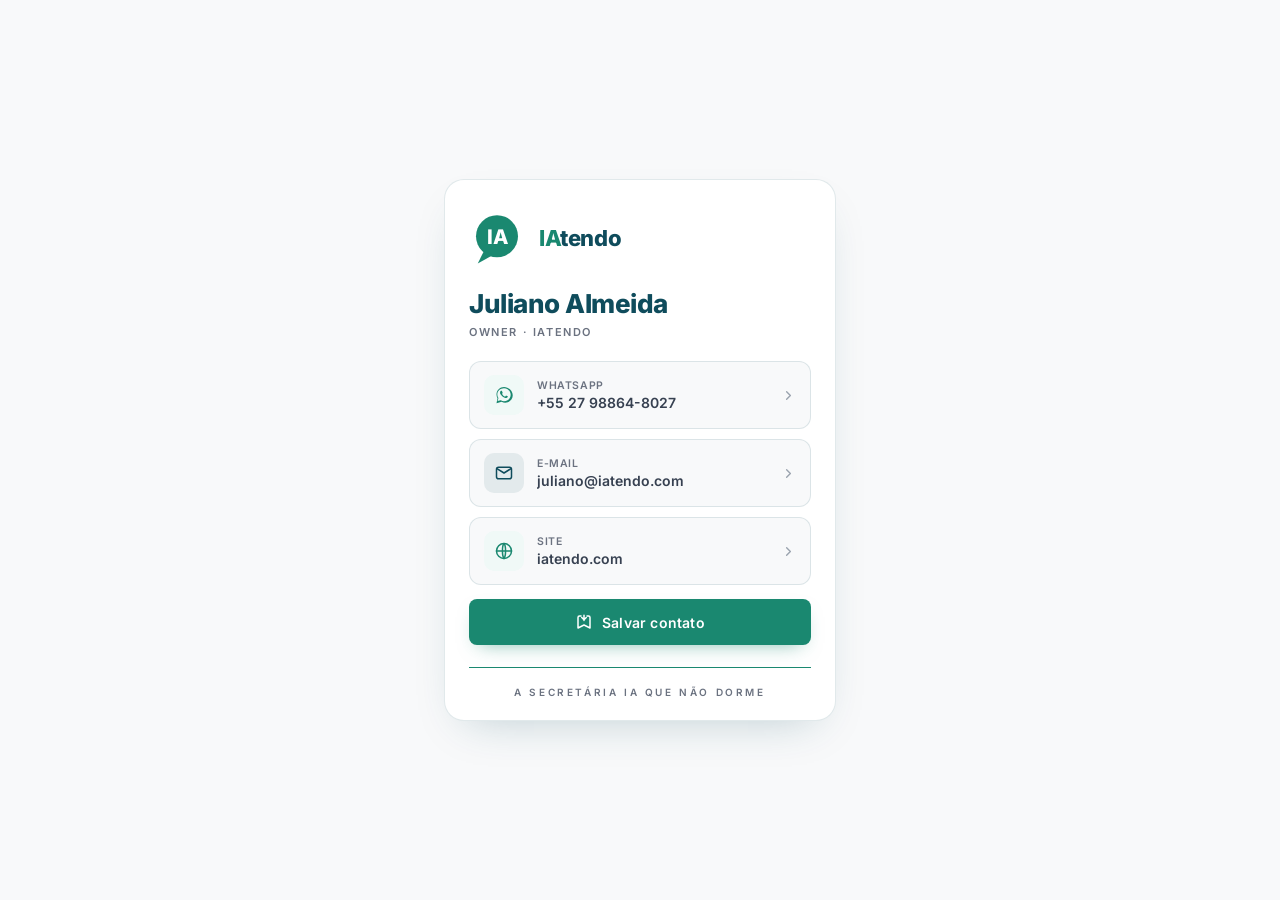
<file: cartoesdevisita/index.html>
<!DOCTYPE html>
<html lang="pt-BR">
<head>
<meta charset="UTF-8">
<meta name="viewport" content="width=device-width, initial-scale=1.0, viewport-fit=cover">
<title>Juliano Almeida · IAtendo — Cartão de visita</title>
<meta name="description" content="Fale comigo pelo WhatsApp, e-mail ou site. IAtendo — atendimento e agendamento por IA para clínicas.">
<link rel="canonical" href="https://iatendo.com/cartoesdevisita">
<meta name="theme-color" content="#1A8870">

<meta property="og:type" content="profile">
<meta property="og:site_name" content="IAtendo">
<meta property="og:title" content="Juliano Almeida — IAtendo">
<meta property="og:description" content="Owner da IAtendo. Fale comigo pelo WhatsApp, e-mail ou site.">
<meta property="og:url" content="https://iatendo.com/cartoesdevisita">
<meta property="og:image" content="https://iatendo.com/cartoesdevisita/og-image.png">
<meta property="og:image:width" content="1200">
<meta property="og:image:height" content="630">
<meta name="twitter:card" content="summary_large_image">
<meta name="twitter:title" content="Juliano Almeida — IAtendo">
<meta name="twitter:description" content="Owner da IAtendo. Fale comigo pelo WhatsApp, e-mail ou site.">
<meta name="twitter:image" content="https://iatendo.com/cartoesdevisita/og-image.png">

<link rel="icon" href="/cartoesdevisita/favicon.svg" type="image/svg+xml">

<style>
@font-face{font-family:'Inter';font-style:normal;font-weight:400;font-display:swap;src:url([data-uri]) format('woff2');}
@font-face{font-family:'Inter';font-style:normal;font-weight:600;font-display:swap;src:url([data-uri]) format('woff2');}
@font-face{font-family:'Inter';font-style:normal;font-weight:700;font-display:swap;src:url([data-uri]) format('woff2');}
@font-face{font-family:'Inter';font-style:normal;font-weight:800;font-display:swap;src:url([data-uri]) format('woff2');}
:root{
  --verde:#1A8870;--noite:#0F4C5C;--verde-claro:#F0F9F7;--corpo:#374151;
  --subtle:#6B7280;--offwhite:#F8F9FA;--hair:rgba(15,76,92,.12);
  --font:'Inter','Segoe UI',system-ui,-apple-system,sans-serif;
}
*{box-sizing:border-box;margin:0;padding:0}
html,body{height:100%}
body{font-family:var(--font);color:var(--corpo);background:var(--offwhite);
  min-height:100dvh;display:flex;align-items:center;justify-content:center;
  padding:24px 18px calc(24px + env(safe-area-inset-bottom));-webkit-font-smoothing:antialiased}
.card{width:100%;max-width:392px;background:#fff;border:1px solid var(--hair);
  border-radius:20px;padding:30px 24px 22px;box-shadow:0 18px 44px -22px rgba(15,76,92,.28)}
.head{display:flex;align-items:center;gap:14px;margin-bottom:24px}
.symbol{flex:0 0 auto;width:56px;height:56px}.symbol svg{width:100%;height:100%;display:block}
.wm{font-weight:800;font-size:22px;letter-spacing:-.4px;line-height:1;color:var(--noite)}
.wm .ia{color:var(--verde)}
.person{margin-bottom:22px}
.person h1{font-weight:800;font-size:26px;letter-spacing:-.5px;color:var(--noite);line-height:1.1}
.person .role{margin-top:7px;font-weight:600;font-size:11px;letter-spacing:1.6px;text-transform:uppercase;color:var(--subtle)}
.actions{display:flex;flex-direction:column;gap:10px}
.act{display:flex;align-items:center;gap:13px;padding:13px 14px;border-radius:12px;
  background:var(--offwhite);border:1px solid var(--hair);color:var(--corpo);text-decoration:none;
  transition:border-color .12s,background .12s,transform .12s;-webkit-tap-highlight-color:transparent}
.act:active{transform:scale(.99)}.act:hover{border-color:rgba(15,76,92,.28);background:#fff}
.act:focus-visible{outline:2px solid var(--verde);outline-offset:2px}
.ic{flex:0 0 auto;width:40px;height:40px;border-radius:10px;display:flex;align-items:center;justify-content:center}
.ic svg{width:20px;height:20px;display:block}
.ic-verde{background:var(--verde-claro);color:var(--verde)}
.ic-noite{background:rgba(15,76,92,.09);color:var(--noite)}
.txt{display:flex;flex-direction:column;gap:2px;min-width:0;flex:1}
.txt .lbl{font-weight:600;font-size:10.5px;letter-spacing:.6px;text-transform:uppercase;color:var(--subtle)}
.txt .val{font-weight:600;font-size:14px;color:var(--corpo);overflow:hidden;text-overflow:ellipsis;white-space:nowrap}
.chev{flex:0 0 auto;color:#9AA3AE}.chev svg{width:15px;height:15px;display:block}
.save{margin-top:14px;width:100%;display:flex;align-items:center;justify-content:center;gap:9px;
  padding:14px;border-radius:8px;cursor:pointer;border:none;text-decoration:none;
  font-family:var(--font);font-weight:600;font-size:14px;letter-spacing:.2px;color:#fff;background:var(--verde);
  box-shadow:0 8px 20px -10px rgba(26,136,112,.6);transition:filter .12s,transform .12s;-webkit-tap-highlight-color:transparent}
.save:active{transform:scale(.99)}.save:hover{filter:brightness(1.04)}
.save:focus-visible{outline:2px solid var(--noite);outline-offset:2px}.save svg{width:18px;height:18px;display:block}
.foot{margin-top:22px;padding-top:18px;border-top:1px solid var(--verde);text-align:center}
.tag{font-weight:600;font-size:10px;letter-spacing:2.6px;text-transform:uppercase;color:var(--subtle)}
</style>
</head>
<body>
  <main class="card" role="main">
    <div class="head">
      <div class="symbol" aria-label="IAtendo"><svg viewBox="0 0 64 64" xmlns="http://www.w3.org/2000/svg"><circle cx="32" cy="30" r="24" fill="#1A8870"/><path d="M17 47 L10 61 L28 51 Z" fill="#1A8870"/><text x="32" y="31" text-anchor="middle" dominant-baseline="central" fill="#FFFFFF" font-family="Inter,sans-serif" font-weight="800" font-size="23" letter-spacing="-.5">IA</text></svg></div>
      <div class="wm"><span class="ia">IA</span>tendo</div>
    </div>
    <div class="person">
      <h1>Juliano Almeida</h1>
      <div class="role">Owner · IAtendo</div>
    </div>
    <nav class="actions" aria-label="Contato">
      <a class="act" href="https://wa.me/5527988648027?text=Ol%C3%A1%20Juliano%2C%20vim%20pelo%20cart%C3%A3o%20da%20IAtendo." target="_blank" rel="noopener">
        <span class="ic ic-verde" aria-hidden="true"><svg viewBox="0 0 32 32" fill="currentColor"><path d="M16 3C9.4 3 4 8.4 4 15c0 2.1.6 4.2 1.6 6L4 29l8.2-2.1c1.7.9 3.6 1.4 5.6 1.4h.2C24.6 28.3 30 22.9 30 16.3S23.6 3 16 3zm0 22.9c-1.8 0-3.5-.5-5-1.4l-.4-.2-4.8 1.3 1.3-4.7-.3-.5c-1-1.6-1.5-3.4-1.5-5.3C5.3 9.5 10.1 5 16 5s10.7 4.8 10.7 10.7S21.9 25.9 16 25.9zm5.9-7.9c-.3-.2-1.9-.9-2.2-1-.3-.1-.5-.2-.7.2-.2.3-.8 1-1 1.2-.2.2-.4.2-.7 0-.3-.2-1.4-.5-2.6-1.6-1-.9-1.6-1.9-1.8-2.3-.2-.3 0-.5.1-.7l.5-.6c.2-.2.2-.3.3-.5.1-.2 0-.4 0-.6-.1-.2-.7-1.7-1-2.3-.3-.6-.5-.5-.7-.5h-.6c-.2 0-.5.1-.8.4-.3.3-1 1-1 2.5s1.1 2.9 1.2 3.1c.2.2 2.2 3.4 5.3 4.7.7.3 1.3.5 1.8.7.7.2 1.4.2 1.9.1.6-.1 1.9-.8 2.1-1.5.3-.7.3-1.4.2-1.5-.1-.2-.3-.2-.6-.4z"/></svg></span>
        <span class="txt"><span class="lbl">WhatsApp</span><span class="val">+55 27 98864-8027</span></span>
        <span class="chev" aria-hidden="true"><svg viewBox="0 0 24 24" fill="none" stroke="currentColor" stroke-width="2.2" stroke-linecap="round" stroke-linejoin="round"><path d="M9 6l6 6-6 6"/></svg></span>
      </a>
      <a class="act" href="mailto:juliano@iatendo.com?subject=Contato%20via%20cart%C3%A3o%20da%20IAtendo">
        <span class="ic ic-noite" aria-hidden="true"><svg viewBox="0 0 24 24" fill="none" stroke="currentColor" stroke-width="1.8" stroke-linecap="round" stroke-linejoin="round"><rect x="3" y="5" width="18" height="14" rx="2.5"/><path d="M4 7l8 5 8-5"/></svg></span>
        <span class="txt"><span class="lbl">E-mail</span><span class="val">juliano@iatendo.com</span></span>
        <span class="chev" aria-hidden="true"><svg viewBox="0 0 24 24" fill="none" stroke="currentColor" stroke-width="2.2" stroke-linecap="round" stroke-linejoin="round"><path d="M9 6l6 6-6 6"/></svg></span>
      </a>
      <a class="act" href="https://iatendo.com" target="_blank" rel="noopener">
        <span class="ic ic-verde" aria-hidden="true"><svg viewBox="0 0 24 24" fill="none" stroke="currentColor" stroke-width="1.8" stroke-linecap="round" stroke-linejoin="round"><circle cx="12" cy="12" r="9"/><path d="M3 12h18M12 3c2.5 2.5 2.5 15 0 18M12 3c-2.5 2.5-2.5 15 0 18"/></svg></span>
        <span class="txt"><span class="lbl">Site</span><span class="val">iatendo.com</span></span>
        <span class="chev" aria-hidden="true"><svg viewBox="0 0 24 24" fill="none" stroke="currentColor" stroke-width="2.2" stroke-linecap="round" stroke-linejoin="round"><path d="M9 6l6 6-6 6"/></svg></span>
      </a>
    </nav>
    <a class="save" href="/cartoesdevisita/juliano-almeida.vcf" download>
      <svg viewBox="0 0 24 24" fill="none" stroke="#fff" stroke-width="2" stroke-linecap="round" stroke-linejoin="round"><path d="M16 4h2a2 2 0 0 1 2 2v14l-8-4-8 4V6a2 2 0 0 1 2-2h2"/><path d="M12 3v7M9 6l3 3 3-3"/></svg>
      Salvar contato
    </a>
    <div class="foot"><div class="tag">A secretária IA que não dorme</div></div>
  </main>
</body>
</html>
</file>
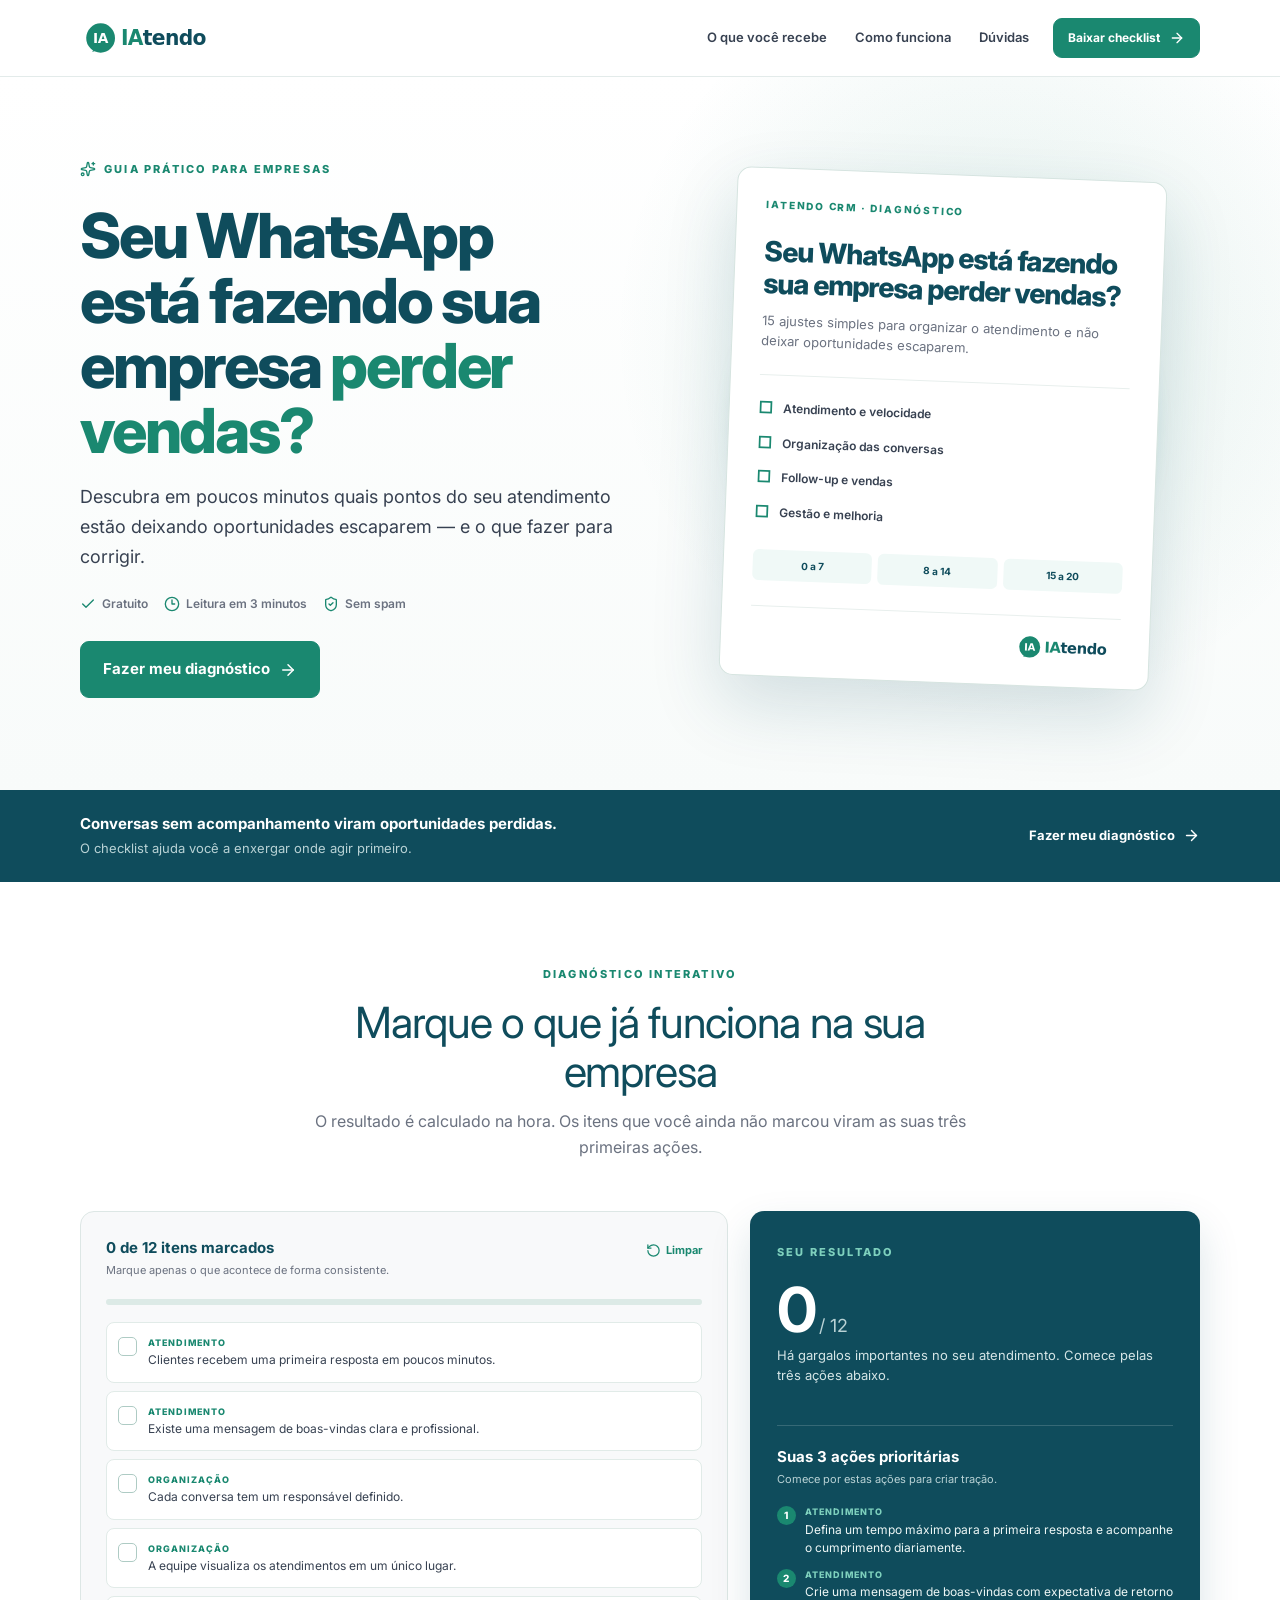
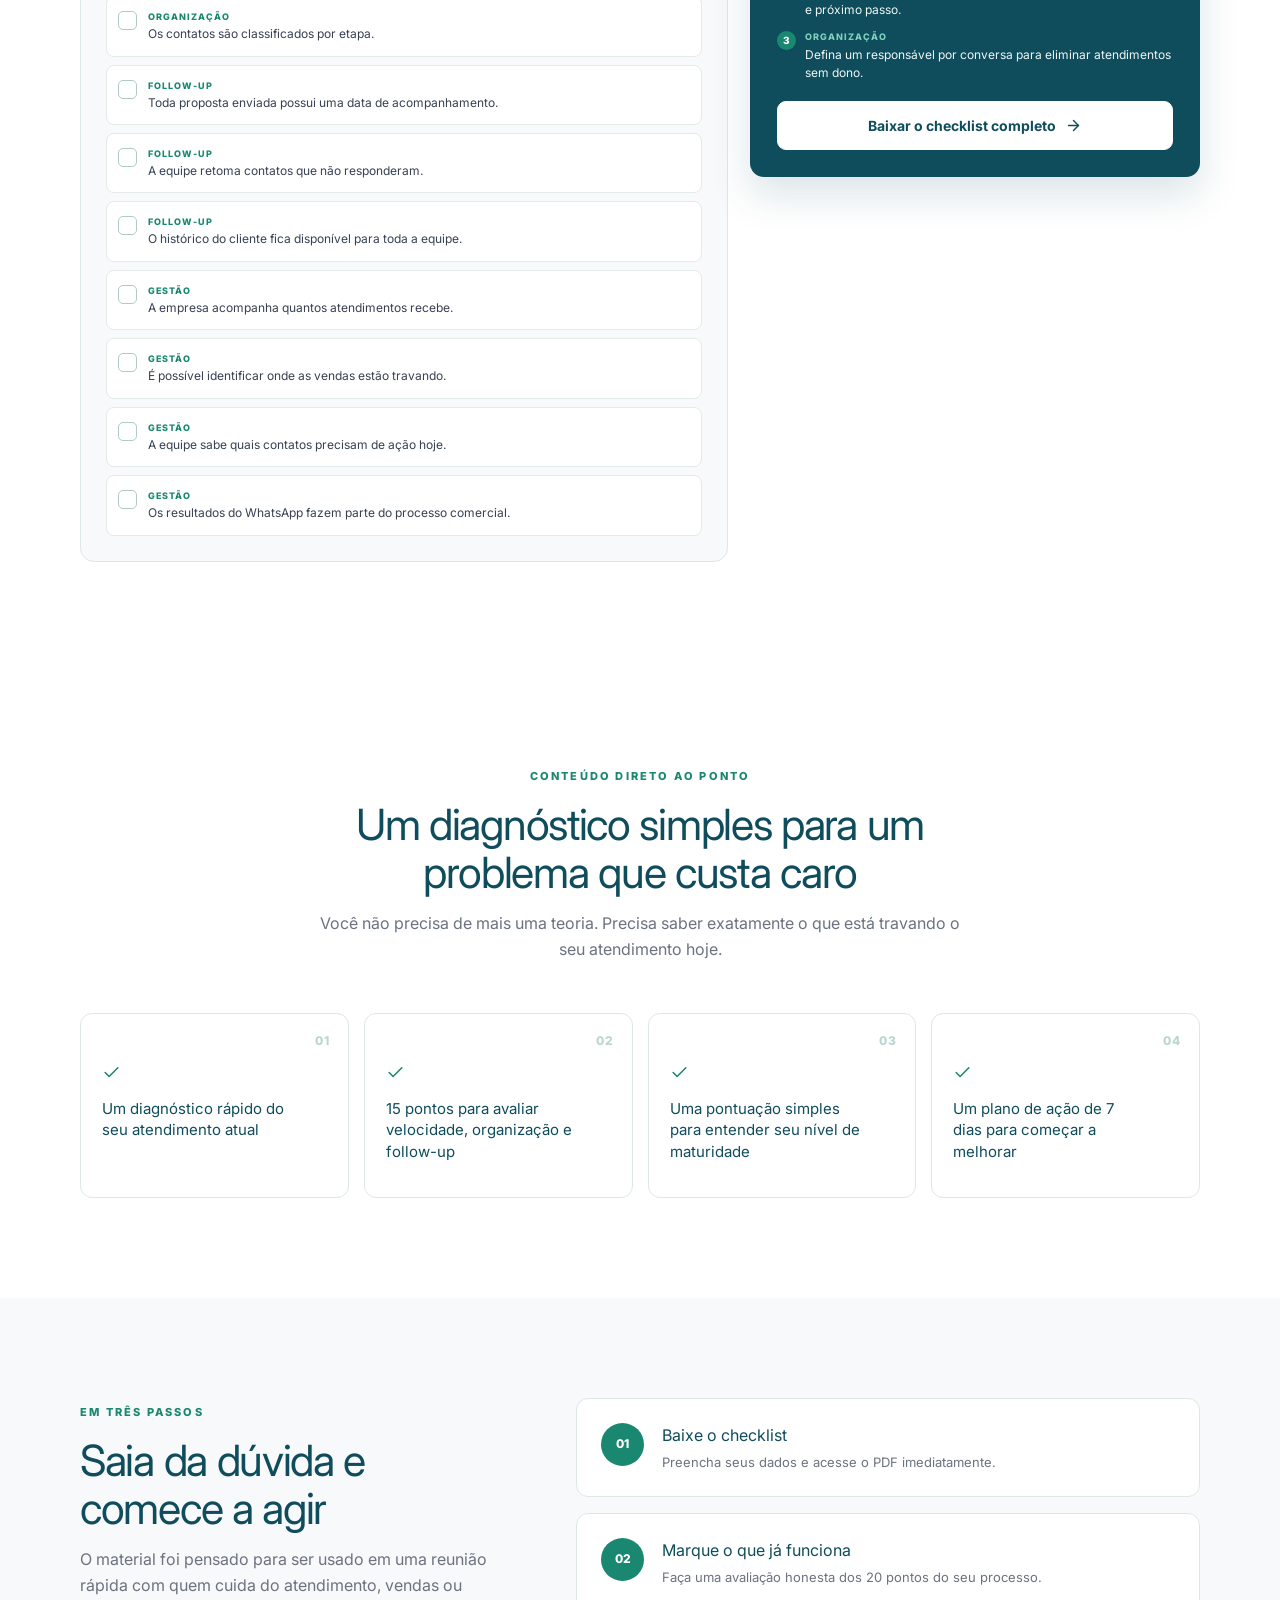
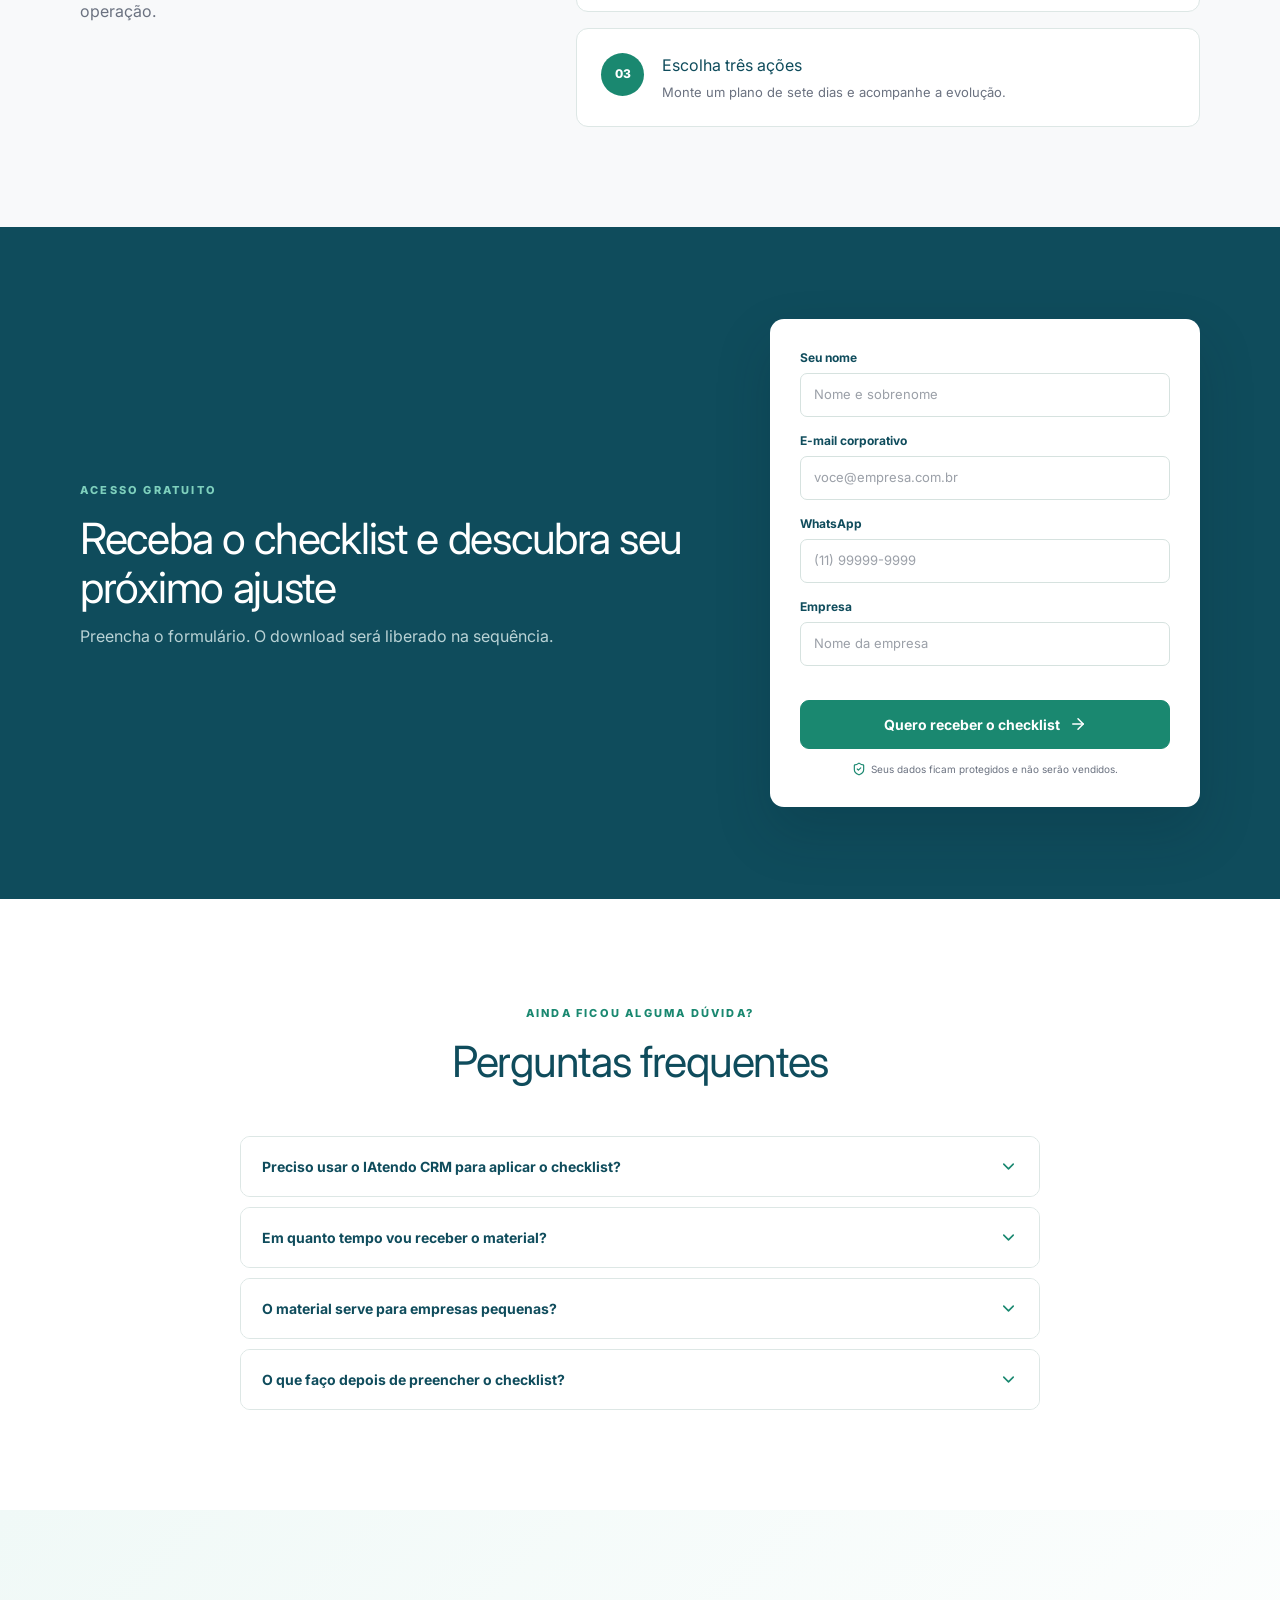
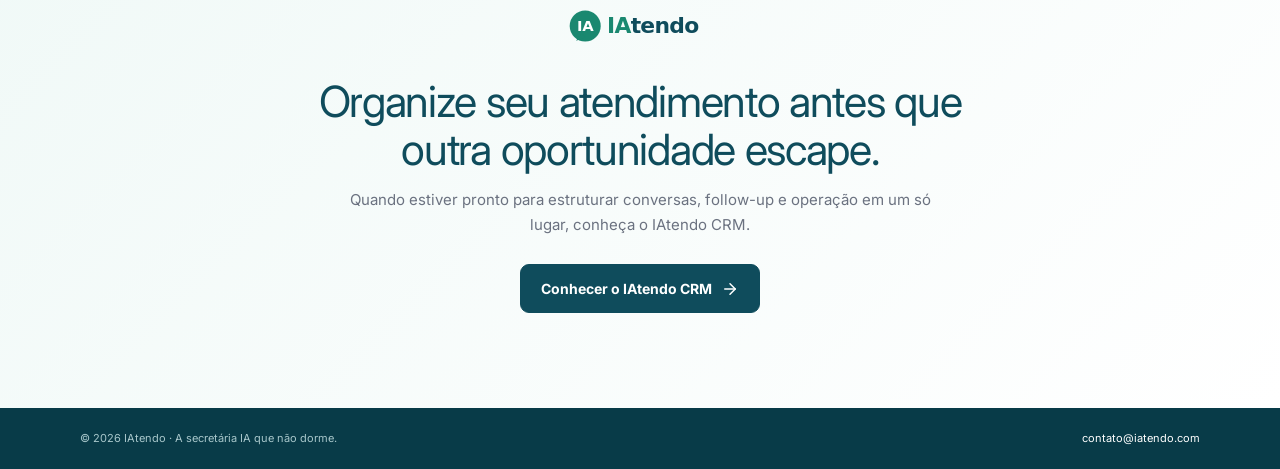
<file: lead-capture/index.html>
<!DOCTYPE html><!--_2p4qMVkAPJCeIR8XgifC--><html lang="pt-BR"><head><meta charSet="utf-8"/><meta name="viewport" content="width=device-width, initial-scale=1"/><link rel="preload" as="image" href="/iatendo-wordmark.svg"/><link rel="stylesheet" href="/_next/static/css/7d6fe91223899a54.css" data-precedence="next"/><link rel="stylesheet" href="/_next/static/css/816630ba44f24175.css" data-precedence="next"/><link rel="preload" as="script" fetchPriority="low" href="/_next/static/chunks/webpack-c12610f40e89253e.js"/><script src="/_next/static/chunks/87c73c54-24122e7b92478d00.js" async=""></script><script src="/_next/static/chunks/18-7be73bec2ceaa744.js" async=""></script><script src="/_next/static/chunks/main-app-c4ed5a234b371ef5.js" async=""></script><script src="/_next/static/chunks/9664-af80478aa73ba424.js" async=""></script><script src="/_next/static/chunks/app/not-found-4aff3117e4a17ef6.js" async=""></script><script src="/_next/static/chunks/2536-d45f39df9cbc3f1e.js" async=""></script><script src="/_next/static/chunks/1715-259057d60c1173f2.js" async=""></script><script src="/_next/static/chunks/app/landing/page-971c4fb427da492d.js" async=""></script><title>Checklist gratuito | IAtendo</title><meta name="description" content="Descubra em poucos minutos se o WhatsApp da sua empresa está fazendo você perder vendas. Baixe o checklist gratuito do IAtendo."/><script src="/_next/static/chunks/polyfills-42372ed130431b0a.js" noModule=""></script></head><body><div hidden=""><!--$--><!--/$--></div><main class="lead-page"><header class="lead-nav"><div class="lead-container lead-nav-inner"><a href="#inicio" aria-label="IAtendo - início" class="lead-brand"><img alt="IAtendo" width="440" height="120" decoding="async" data-nimg="1" style="color:transparent" src="/iatendo-wordmark.svg"/></a><nav class="lead-nav-links" aria-label="Navegação principal"><a href="#o-que-voce-recebe">O que você recebe</a><a href="#como-funciona">Como funciona</a><a href="#duvidas">Dúvidas</a></nav><a class="lead-button lead-button-small" href="#baixar">Baixar checklist <svg xmlns="http://www.w3.org/2000/svg" width="16" height="16" viewBox="0 0 24 24" fill="none" stroke="currentColor" stroke-width="2" stroke-linecap="round" stroke-linejoin="round" class="lucide lucide-arrow-right" aria-hidden="true"><path d="M5 12h14"></path><path d="m12 5 7 7-7 7"></path></svg></a></div></header><section class="lead-hero" id="inicio"><div class="lead-container lead-hero-grid"><div class="lead-hero-copy"><span class="lead-eyebrow"><svg xmlns="http://www.w3.org/2000/svg" width="16" height="16" viewBox="0 0 24 24" fill="none" stroke="currentColor" stroke-width="2" stroke-linecap="round" stroke-linejoin="round" class="lucide lucide-sparkles" aria-hidden="true"><path d="M11.017 2.814a1 1 0 0 1 1.966 0l1.051 5.558a2 2 0 0 0 1.594 1.594l5.558 1.051a1 1 0 0 1 0 1.966l-5.558 1.051a2 2 0 0 0-1.594 1.594l-1.051 5.558a1 1 0 0 1-1.966 0l-1.051-5.558a2 2 0 0 0-1.594-1.594l-5.558-1.051a1 1 0 0 1 0-1.966l5.558-1.051a2 2 0 0 0 1.594-1.594z"></path><path d="M20 2v4"></path><path d="M22 4h-4"></path><circle cx="4" cy="20" r="2"></circle></svg> Guia prático para empresas</span><h1>Seu WhatsApp está fazendo sua empresa <span>perder vendas?</span></h1><p class="lead-hero-subtitle">Descubra em poucos minutos quais pontos do seu atendimento estão deixando oportunidades escaparem — e o que fazer para corrigir.</p><div class="lead-trust-row"><span><svg xmlns="http://www.w3.org/2000/svg" width="16" height="16" viewBox="0 0 24 24" fill="none" stroke="currentColor" stroke-width="2" stroke-linecap="round" stroke-linejoin="round" class="lucide lucide-check" aria-hidden="true"><path d="M20 6 9 17l-5-5"></path></svg> Gratuito</span><span><svg xmlns="http://www.w3.org/2000/svg" width="16" height="16" viewBox="0 0 24 24" fill="none" stroke="currentColor" stroke-width="2" stroke-linecap="round" stroke-linejoin="round" class="lucide lucide-clock3 lucide-clock-3" aria-hidden="true"><circle cx="12" cy="12" r="10"></circle><path d="M12 6v6h4"></path></svg> Leitura em 3 minutos</span><span><svg xmlns="http://www.w3.org/2000/svg" width="16" height="16" viewBox="0 0 24 24" fill="none" stroke="currentColor" stroke-width="2" stroke-linecap="round" stroke-linejoin="round" class="lucide lucide-shield-check" aria-hidden="true"><path d="M20 13c0 5-3.5 7.5-7.66 8.95a1 1 0 0 1-.67-.01C7.5 20.5 4 18 4 13V6a1 1 0 0 1 1-1c2 0 4.5-1.2 6.24-2.72a1.17 1.17 0 0 1 1.52 0C14.51 3.81 17 5 19 5a1 1 0 0 1 1 1z"></path><path d="m9 12 2 2 4-4"></path></svg> Sem spam</span></div><a href="#diagnostico" class="lead-button lead-button-large">Fazer meu diagnóstico <svg xmlns="http://www.w3.org/2000/svg" width="18" height="18" viewBox="0 0 24 24" fill="none" stroke="currentColor" stroke-width="2" stroke-linecap="round" stroke-linejoin="round" class="lucide lucide-arrow-right" aria-hidden="true"><path d="M5 12h14"></path><path d="m12 5 7 7-7 7"></path></svg></a></div><div class="lead-hero-preview" aria-label="Prévia do checklist"><div class="lead-preview-glow"></div><div class="lead-paper"><div class="lead-paper-topline">IAtendo CRM · diagnóstico</div><div class="lead-paper-title">Seu WhatsApp está fazendo sua empresa perder vendas?</div><div class="lead-paper-subtitle">15 ajustes simples para organizar o atendimento e não deixar oportunidades escaparem.</div><div class="lead-paper-checks"><div><span>□</span>Atendimento e velocidade</div><div><span>□</span>Organização das conversas</div><div><span>□</span>Follow-up e vendas</div><div><span>□</span>Gestão e melhoria</div></div><div class="lead-paper-score"><span>0 a 7</span><span>8 a 14</span><span>15 a 20</span></div><div class="lead-paper-footer"><img alt="" loading="lazy" width="440" height="120" decoding="async" data-nimg="1" style="color:transparent" src="/iatendo-wordmark.svg"/></div></div></div></div></section><section class="lead-strip"><div class="lead-container lead-strip-grid"><div><strong>Conversas sem acompanhamento viram oportunidades perdidas.</strong><span>O checklist ajuda você a enxergar onde agir primeiro.</span></div><a href="#diagnostico" class="lead-text-link">Fazer meu diagnóstico <svg xmlns="http://www.w3.org/2000/svg" width="17" height="17" viewBox="0 0 24 24" fill="none" stroke="currentColor" stroke-width="2" stroke-linecap="round" stroke-linejoin="round" class="lucide lucide-arrow-right" aria-hidden="true"><path d="M5 12h14"></path><path d="m12 5 7 7-7 7"></path></svg></a></div></section><section class="lead-section lead-diagnostic" id="diagnostico"><div class="lead-container"><div class="lead-section-heading"><span class="lead-kicker">Diagnóstico interativo</span><h2>Marque o que já funciona na sua empresa</h2><p>O resultado é calculado na hora. Os itens que você ainda não marcou viram as suas três primeiras ações.</p></div><div class="lead-diagnostic-grid"><div class="lead-checklist-card"><div class="lead-checklist-header"><div><strong>0<!-- --> de <!-- -->12<!-- --> itens marcados</strong><span>Marque apenas o que acontece de forma consistente.</span></div><button type="button" class="lead-reset"><svg xmlns="http://www.w3.org/2000/svg" width="15" height="15" viewBox="0 0 24 24" fill="none" stroke="currentColor" stroke-width="2" stroke-linecap="round" stroke-linejoin="round" class="lucide lucide-rotate-ccw" aria-hidden="true"><path d="M3 12a9 9 0 1 0 9-9 9.75 9.75 0 0 0-6.74 2.74L3 8"></path><path d="M3 3v5h5"></path></svg> Limpar</button></div><div class="lead-progress"><span style="width:0%"></span></div><div class="lead-checklist-items"><label class="lead-check-item "><input type="checkbox"/><span class="lead-check-box"><svg xmlns="http://www.w3.org/2000/svg" width="14" height="14" viewBox="0 0 24 24" fill="none" stroke="currentColor" stroke-width="2" stroke-linecap="round" stroke-linejoin="round" class="lucide lucide-check" aria-hidden="true"><path d="M20 6 9 17l-5-5"></path></svg></span><span><small>Atendimento</small>Clientes recebem uma primeira resposta em poucos minutos.</span></label><label class="lead-check-item "><input type="checkbox"/><span class="lead-check-box"><svg xmlns="http://www.w3.org/2000/svg" width="14" height="14" viewBox="0 0 24 24" fill="none" stroke="currentColor" stroke-width="2" stroke-linecap="round" stroke-linejoin="round" class="lucide lucide-check" aria-hidden="true"><path d="M20 6 9 17l-5-5"></path></svg></span><span><small>Atendimento</small>Existe uma mensagem de boas-vindas clara e profissional.</span></label><label class="lead-check-item "><input type="checkbox"/><span class="lead-check-box"><svg xmlns="http://www.w3.org/2000/svg" width="14" height="14" viewBox="0 0 24 24" fill="none" stroke="currentColor" stroke-width="2" stroke-linecap="round" stroke-linejoin="round" class="lucide lucide-check" aria-hidden="true"><path d="M20 6 9 17l-5-5"></path></svg></span><span><small>Organização</small>Cada conversa tem um responsável definido.</span></label><label class="lead-check-item "><input type="checkbox"/><span class="lead-check-box"><svg xmlns="http://www.w3.org/2000/svg" width="14" height="14" viewBox="0 0 24 24" fill="none" stroke="currentColor" stroke-width="2" stroke-linecap="round" stroke-linejoin="round" class="lucide lucide-check" aria-hidden="true"><path d="M20 6 9 17l-5-5"></path></svg></span><span><small>Organização</small>A equipe visualiza os atendimentos em um único lugar.</span></label><label class="lead-check-item "><input type="checkbox"/><span class="lead-check-box"><svg xmlns="http://www.w3.org/2000/svg" width="14" height="14" viewBox="0 0 24 24" fill="none" stroke="currentColor" stroke-width="2" stroke-linecap="round" stroke-linejoin="round" class="lucide lucide-check" aria-hidden="true"><path d="M20 6 9 17l-5-5"></path></svg></span><span><small>Organização</small>Os contatos são classificados por etapa.</span></label><label class="lead-check-item "><input type="checkbox"/><span class="lead-check-box"><svg xmlns="http://www.w3.org/2000/svg" width="14" height="14" viewBox="0 0 24 24" fill="none" stroke="currentColor" stroke-width="2" stroke-linecap="round" stroke-linejoin="round" class="lucide lucide-check" aria-hidden="true"><path d="M20 6 9 17l-5-5"></path></svg></span><span><small>Follow-up</small>Toda proposta enviada possui uma data de acompanhamento.</span></label><label class="lead-check-item "><input type="checkbox"/><span class="lead-check-box"><svg xmlns="http://www.w3.org/2000/svg" width="14" height="14" viewBox="0 0 24 24" fill="none" stroke="currentColor" stroke-width="2" stroke-linecap="round" stroke-linejoin="round" class="lucide lucide-check" aria-hidden="true"><path d="M20 6 9 17l-5-5"></path></svg></span><span><small>Follow-up</small>A equipe retoma contatos que não responderam.</span></label><label class="lead-check-item "><input type="checkbox"/><span class="lead-check-box"><svg xmlns="http://www.w3.org/2000/svg" width="14" height="14" viewBox="0 0 24 24" fill="none" stroke="currentColor" stroke-width="2" stroke-linecap="round" stroke-linejoin="round" class="lucide lucide-check" aria-hidden="true"><path d="M20 6 9 17l-5-5"></path></svg></span><span><small>Follow-up</small>O histórico do cliente fica disponível para toda a equipe.</span></label><label class="lead-check-item "><input type="checkbox"/><span class="lead-check-box"><svg xmlns="http://www.w3.org/2000/svg" width="14" height="14" viewBox="0 0 24 24" fill="none" stroke="currentColor" stroke-width="2" stroke-linecap="round" stroke-linejoin="round" class="lucide lucide-check" aria-hidden="true"><path d="M20 6 9 17l-5-5"></path></svg></span><span><small>Gestão</small>A empresa acompanha quantos atendimentos recebe.</span></label><label class="lead-check-item "><input type="checkbox"/><span class="lead-check-box"><svg xmlns="http://www.w3.org/2000/svg" width="14" height="14" viewBox="0 0 24 24" fill="none" stroke="currentColor" stroke-width="2" stroke-linecap="round" stroke-linejoin="round" class="lucide lucide-check" aria-hidden="true"><path d="M20 6 9 17l-5-5"></path></svg></span><span><small>Gestão</small>É possível identificar onde as vendas estão travando.</span></label><label class="lead-check-item "><input type="checkbox"/><span class="lead-check-box"><svg xmlns="http://www.w3.org/2000/svg" width="14" height="14" viewBox="0 0 24 24" fill="none" stroke="currentColor" stroke-width="2" stroke-linecap="round" stroke-linejoin="round" class="lucide lucide-check" aria-hidden="true"><path d="M20 6 9 17l-5-5"></path></svg></span><span><small>Gestão</small>A equipe sabe quais contatos precisam de ação hoje.</span></label><label class="lead-check-item "><input type="checkbox"/><span class="lead-check-box"><svg xmlns="http://www.w3.org/2000/svg" width="14" height="14" viewBox="0 0 24 24" fill="none" stroke="currentColor" stroke-width="2" stroke-linecap="round" stroke-linejoin="round" class="lucide lucide-check" aria-hidden="true"><path d="M20 6 9 17l-5-5"></path></svg></span><span><small>Gestão</small>Os resultados do WhatsApp fazem parte do processo comercial.</span></label></div></div><aside class="lead-result-card"><span class="lead-kicker">Seu resultado</span><div class="lead-score"><strong>0</strong><span>/ <!-- -->12</span></div><p class="lead-score-message">Há gargalos importantes no seu atendimento. Comece pelas três ações abaixo.</p><div class="lead-actions-heading"><strong>Suas 3 ações prioritárias</strong><span>Comece por estas ações para criar tração.</span></div><ol class="lead-priority-list"><li><span>Atendimento</span>Defina um tempo máximo para a primeira resposta e acompanhe o cumprimento diariamente.</li><li><span>Atendimento</span>Crie uma mensagem de boas-vindas com expectativa de retorno e próximo passo.</li><li><span>Organização</span>Defina um responsável por conversa para eliminar atendimentos sem dono.</li></ol><a href="#baixar" class="lead-button lead-button-full">Baixar o checklist completo <svg xmlns="http://www.w3.org/2000/svg" width="17" height="17" viewBox="0 0 24 24" fill="none" stroke="currentColor" stroke-width="2" stroke-linecap="round" stroke-linejoin="round" class="lucide lucide-arrow-right" aria-hidden="true"><path d="M5 12h14"></path><path d="m12 5 7 7-7 7"></path></svg></a></aside></div></div></section><section class="lead-section" id="o-que-voce-recebe"><div class="lead-container"><div class="lead-section-heading"><span class="lead-kicker">Conteúdo direto ao ponto</span><h2>Um diagnóstico simples para um problema que custa caro</h2><p>Você não precisa de mais uma teoria. Precisa saber exatamente o que está travando o seu atendimento hoje.</p></div><div class="lead-benefit-grid"><article class="lead-benefit-card"><span class="lead-benefit-number">0<!-- -->1</span><svg xmlns="http://www.w3.org/2000/svg" width="19" height="19" viewBox="0 0 24 24" fill="none" stroke="currentColor" stroke-width="2" stroke-linecap="round" stroke-linejoin="round" class="lucide lucide-check" aria-hidden="true"><path d="M20 6 9 17l-5-5"></path></svg><h3>Um diagnóstico rápido do seu atendimento atual</h3></article><article class="lead-benefit-card"><span class="lead-benefit-number">0<!-- -->2</span><svg xmlns="http://www.w3.org/2000/svg" width="19" height="19" viewBox="0 0 24 24" fill="none" stroke="currentColor" stroke-width="2" stroke-linecap="round" stroke-linejoin="round" class="lucide lucide-check" aria-hidden="true"><path d="M20 6 9 17l-5-5"></path></svg><h3>15 pontos para avaliar velocidade, organização e follow-up</h3></article><article class="lead-benefit-card"><span class="lead-benefit-number">0<!-- -->3</span><svg xmlns="http://www.w3.org/2000/svg" width="19" height="19" viewBox="0 0 24 24" fill="none" stroke="currentColor" stroke-width="2" stroke-linecap="round" stroke-linejoin="round" class="lucide lucide-check" aria-hidden="true"><path d="M20 6 9 17l-5-5"></path></svg><h3>Uma pontuação simples para entender seu nível de maturidade</h3></article><article class="lead-benefit-card"><span class="lead-benefit-number">0<!-- -->4</span><svg xmlns="http://www.w3.org/2000/svg" width="19" height="19" viewBox="0 0 24 24" fill="none" stroke="currentColor" stroke-width="2" stroke-linecap="round" stroke-linejoin="round" class="lucide lucide-check" aria-hidden="true"><path d="M20 6 9 17l-5-5"></path></svg><h3>Um plano de ação de 7 dias para começar a melhorar</h3></article></div></div></section><section class="lead-section lead-section-soft" id="como-funciona"><div class="lead-container lead-how-grid"><div class="lead-section-heading lead-section-heading-left"><span class="lead-kicker">Em três passos</span><h2>Saia da dúvida e comece a agir</h2><p>O material foi pensado para ser usado em uma reunião rápida com quem cuida do atendimento, vendas ou operação.</p></div><div class="lead-steps"><div class="lead-step"><span>01</span><div><h3>Baixe o checklist</h3><p>Preencha seus dados e acesse o PDF imediatamente.</p></div></div><div class="lead-step"><span>02</span><div><h3>Marque o que já funciona</h3><p>Faça uma avaliação honesta dos 20 pontos do seu processo.</p></div></div><div class="lead-step"><span>03</span><div><h3>Escolha três ações</h3><p>Monte um plano de sete dias e acompanhe a evolução.</p></div></div></div></div></section><section class="lead-download" id="baixar"><div class="lead-container lead-download-grid"><div><span class="lead-kicker lead-kicker-light">Acesso gratuito</span><h2>Receba o checklist e descubra seu próximo ajuste</h2><p>Preencha o formulário. O download será liberado na sequência.</p></div><div class="lead-form-card"><form><label for="lead-name">Seu nome</label><input id="lead-name" placeholder="Nome e sobrenome" required="" name="name"/><label for="lead-email">E-mail corporativo</label><input id="lead-email" type="email" placeholder="voce@empresa.com.br" required="" name="email"/><label for="lead-phone">WhatsApp</label><input id="lead-phone" type="tel" placeholder="(11) 99999-9999" autoComplete="tel" required="" name="phone"/><label for="lead-company">Empresa</label><input id="lead-company" placeholder="Nome da empresa" required="" name="company"/><button class="lead-button lead-button-full" type="submit">Quero receber o checklist<!-- --> <svg xmlns="http://www.w3.org/2000/svg" width="18" height="18" viewBox="0 0 24 24" fill="none" stroke="currentColor" stroke-width="2" stroke-linecap="round" stroke-linejoin="round" class="lucide lucide-arrow-right" aria-hidden="true"><path d="M5 12h14"></path><path d="m12 5 7 7-7 7"></path></svg></button><small><svg xmlns="http://www.w3.org/2000/svg" width="14" height="14" viewBox="0 0 24 24" fill="none" stroke="currentColor" stroke-width="2" stroke-linecap="round" stroke-linejoin="round" class="lucide lucide-shield-check" aria-hidden="true"><path d="M20 13c0 5-3.5 7.5-7.66 8.95a1 1 0 0 1-.67-.01C7.5 20.5 4 18 4 13V6a1 1 0 0 1 1-1c2 0 4.5-1.2 6.24-2.72a1.17 1.17 0 0 1 1.52 0C14.51 3.81 17 5 19 5a1 1 0 0 1 1 1z"></path><path d="m9 12 2 2 4-4"></path></svg> Seus dados ficam protegidos e não serão vendidos.</small></form></div></div></section><section class="lead-section" id="duvidas"><div class="lead-container lead-faq-wrap"><div class="lead-section-heading"><span class="lead-kicker">Ainda ficou alguma dúvida?</span><h2>Perguntas frequentes</h2></div><div class="lead-faq"><div class="lead-faq-item "><button type="button"><span>Preciso usar o IAtendo CRM para aplicar o checklist?</span><svg xmlns="http://www.w3.org/2000/svg" width="19" height="19" viewBox="0 0 24 24" fill="none" stroke="currentColor" stroke-width="2" stroke-linecap="round" stroke-linejoin="round" class="lucide lucide-chevron-down" aria-hidden="true"><path d="m6 9 6 6 6-6"></path></svg></button><div class="lead-faq-answer"><p>Não. O checklist é gratuito e foi criado para ajudar qualquer empresa a identificar gargalos no atendimento e nas vendas.</p></div></div><div class="lead-faq-item "><button type="button"><span>Em quanto tempo vou receber o material?</span><svg xmlns="http://www.w3.org/2000/svg" width="19" height="19" viewBox="0 0 24 24" fill="none" stroke="currentColor" stroke-width="2" stroke-linecap="round" stroke-linejoin="round" class="lucide lucide-chevron-down" aria-hidden="true"><path d="m6 9 6 6 6-6"></path></svg></button><div class="lead-faq-answer"><p>Assim que você preencher o formulário, o botão de download será liberado nesta página. Você também pode salvar o arquivo para consultar com sua equipe.</p></div></div><div class="lead-faq-item "><button type="button"><span>O material serve para empresas pequenas?</span><svg xmlns="http://www.w3.org/2000/svg" width="19" height="19" viewBox="0 0 24 24" fill="none" stroke="currentColor" stroke-width="2" stroke-linecap="round" stroke-linejoin="round" class="lucide lucide-chevron-down" aria-hidden="true"><path d="m6 9 6 6 6-6"></path></svg></button><div class="lead-faq-answer"><p>Sim. Os pontos avaliados funcionam para operações solo, equipes enxutas e times comerciais maiores.</p></div></div><div class="lead-faq-item "><button type="button"><span>O que faço depois de preencher o checklist?</span><svg xmlns="http://www.w3.org/2000/svg" width="19" height="19" viewBox="0 0 24 24" fill="none" stroke="currentColor" stroke-width="2" stroke-linecap="round" stroke-linejoin="round" class="lucide lucide-chevron-down" aria-hidden="true"><path d="m6 9 6 6 6-6"></path></svg></button><div class="lead-faq-answer"><p>Escolha até três itens não marcados e transforme-os em ações para os próximos sete dias. Se quiser estruturar o processo, nossa equipe pode mostrar como o IAtendo CRM ajuda.</p></div></div></div></div></section><section class="lead-final-cta"><div class="lead-container"><img alt="IAtendo" loading="lazy" width="440" height="120" decoding="async" data-nimg="1" style="color:transparent" src="/iatendo-wordmark.svg"/><h2>Organize seu atendimento antes que outra oportunidade escape.</h2><p>Quando estiver pronto para estruturar conversas, follow-up e operação em um só lugar, conheça o IAtendo CRM.</p><a href="https://iatendo.com/crm/" class="lead-button lead-button-light">Conhecer o IAtendo CRM <svg xmlns="http://www.w3.org/2000/svg" width="18" height="18" viewBox="0 0 24 24" fill="none" stroke="currentColor" stroke-width="2" stroke-linecap="round" stroke-linejoin="round" class="lucide lucide-arrow-right" aria-hidden="true"><path d="M5 12h14"></path><path d="m12 5 7 7-7 7"></path></svg></a></div></section><footer class="lead-footer"><div class="lead-container"><span>© 2026 IAtendo · A secretária IA que não dorme.</span><a href="mailto:contato@iatendo.com">contato@iatendo.com</a></div></footer></main><!--$--><!--/$--><script src="/_next/static/chunks/webpack-c12610f40e89253e.js" id="_R_" async=""></script><script>(self.__next_f=self.__next_f||[]).push([0])</script><script>self.__next_f.push([1,"1:\"$Sreact.fragment\"\n2:I[5341,[],\"\"]\n3:I[25,[],\"\"]\n4:I[9664,[\"9664\",\"static/chunks/9664-af80478aa73ba424.js\",\"4345\",\"static/chunks/app/not-found-4aff3117e4a17ef6.js\"],\"\"]\n5:I[1012,[],\"ClientPageRoot\"]\n6:I[6332,[\"2536\",\"static/chunks/2536-d45f39df9cbc3f1e.js\",\"1715\",\"static/chunks/1715-259057d60c1173f2.js\",\"7018\",\"static/chunks/app/landing/page-971c4fb427da492d.js\"],\"default\"]\n9:I[5104,[],\"OutletBoundary\"]\nb:I[7158,[],\"AsyncMetadataOutlet\"]\nd:I[5104,[],\"ViewportBoundary\"]\nf:I[5104,[],\"MetadataBoundary\"]\n10:\"$Sreact.suspense\"\n12:I[4431,[],\"\"]\n:HL[\"/_next/static/css/7d6fe91223899a54.css\",\"style\"]\n:HL[\"/_next/static/css/816630ba44f24175.css\",\"style\"]\n"])</script><script>self.__next_f.push([1,"0:{\"P\":null,\"b\":\"_2p4qMVkAPJCeIR8XgifC\",\"p\":\"\",\"c\":[\"\",\"landing\"],\"i\":false,\"f\":[[[\"\",{\"children\":[\"landing\",{\"children\":[\"__PAGE__\",{}]}]},\"$undefined\",\"$undefined\",true],[\"\",[\"$\",\"$1\",\"c\",{\"children\":[[[\"$\",\"link\",\"0\",{\"rel\":\"stylesheet\",\"href\":\"/_next/static/css/7d6fe91223899a54.css\",\"precedence\":\"next\",\"crossOrigin\":\"$undefined\",\"nonce\":\"$undefined\"}]],[\"$\",\"html\",null,{\"lang\":\"pt-BR\",\"children\":[\"$\",\"body\",null,{\"children\":[\"$\",\"$L2\",null,{\"parallelRouterKey\":\"children\",\"error\":\"$undefined\",\"errorStyles\":\"$undefined\",\"errorScripts\":\"$undefined\",\"template\":[\"$\",\"$L3\",null,{}],\"templateStyles\":\"$undefined\",\"templateScripts\":\"$undefined\",\"notFound\":[[\"$\",\"main\",null,{\"className\":\"flex min-h-screen items-center justify-center bg-[#F8F9FA] px-6 text-[#374151]\",\"children\":[\"$\",\"div\",null,{\"className\":\"max-w-md bg-white p-8 shadow-sm\",\"children\":[[\"$\",\"p\",null,{\"className\":\"text-sm font-semibold uppercase tracking-[0.18em] text-[#1A8870]\",\"children\":\"IAtendo_CRM\"}],[\"$\",\"h1\",null,{\"className\":\"mt-4 text-3xl font-bold text-[#0F4C5C]\",\"children\":\"Pagina nao encontrada\"}],[\"$\",\"p\",null,{\"className\":\"mt-4 text-sm leading-6\",\"children\":\"O endereco acessado nao existe ou ainda nao foi implementado nesta etapa do MVP.\"}],[\"$\",\"$L4\",null,{\"href\":\"/dashboard\",\"className\":\"mt-6 inline-flex h-11 items-center bg-[#1A8870] px-5 text-sm font-bold text-white transition hover:bg-[#0F4C5C]\",\"children\":\"Voltar ao painel\"}]]}]}],[]],\"forbidden\":\"$undefined\",\"unauthorized\":\"$undefined\"}]}]}]]}],{\"children\":[\"landing\",[\"$\",\"$1\",\"c\",{\"children\":[null,[\"$\",\"$L2\",null,{\"parallelRouterKey\":\"children\",\"error\":\"$undefined\",\"errorStyles\":\"$undefined\",\"errorScripts\":\"$undefined\",\"template\":[\"$\",\"$L3\",null,{}],\"templateStyles\":\"$undefined\",\"templateScripts\":\"$undefined\",\"notFound\":\"$undefined\",\"forbidden\":\"$undefined\",\"unauthorized\":\"$undefined\"}]]}],{\"children\":[\"__PAGE__\",[\"$\",\"$1\",\"c\",{\"children\":[[\"$\",\"$L5\",null,{\"Component\":\"$6\",\"searchParams\":{},\"params\":{},\"promises\":[\"$@7\",\"$@8\"]}],[[\"$\",\"link\",\"0\",{\"rel\":\"stylesheet\",\"href\":\"/_next/static/css/816630ba44f24175.css\",\"precedence\":\"next\",\"crossOrigin\":\"$undefined\",\"nonce\":\"$undefined\"}]],[\"$\",\"$L9\",null,{\"children\":[\"$La\",[\"$\",\"$Lb\",null,{\"promise\":\"$@c\"}]]}]]}],{},null,false]},null,false]},null,false],[\"$\",\"$1\",\"h\",{\"children\":[null,[[\"$\",\"$Ld\",null,{\"children\":\"$Le\"}],null],[\"$\",\"$Lf\",null,{\"children\":[\"$\",\"div\",null,{\"hidden\":true,\"children\":[\"$\",\"$10\",null,{\"fallback\":null,\"children\":\"$L11\"}]}]}]]}],false]],\"m\":\"$undefined\",\"G\":[\"$12\",[]],\"s\":false,\"S\":true}\n"])</script><script>self.__next_f.push([1,"7:{}\n8:\"$0:f:0:1:2:children:2:children:1:props:children:0:props:params\"\n"])</script><script>self.__next_f.push([1,"e:[[\"$\",\"meta\",\"0\",{\"charSet\":\"utf-8\"}],[\"$\",\"meta\",\"1\",{\"name\":\"viewport\",\"content\":\"width=device-width, initial-scale=1\"}]]\na:null\n"])</script><script>self.__next_f.push([1,"c:{\"metadata\":[[\"$\",\"title\",\"0\",{\"children\":\"Checklist gratuito | IAtendo\"}],[\"$\",\"meta\",\"1\",{\"name\":\"description\",\"content\":\"Descubra em poucos minutos se o WhatsApp da sua empresa está fazendo você perder vendas. Baixe o checklist gratuito do IAtendo.\"}]],\"error\":null,\"digest\":\"$undefined\"}\n"])</script><script>self.__next_f.push([1,"11:\"$c:metadata\"\n"])</script></body></html>
</file>
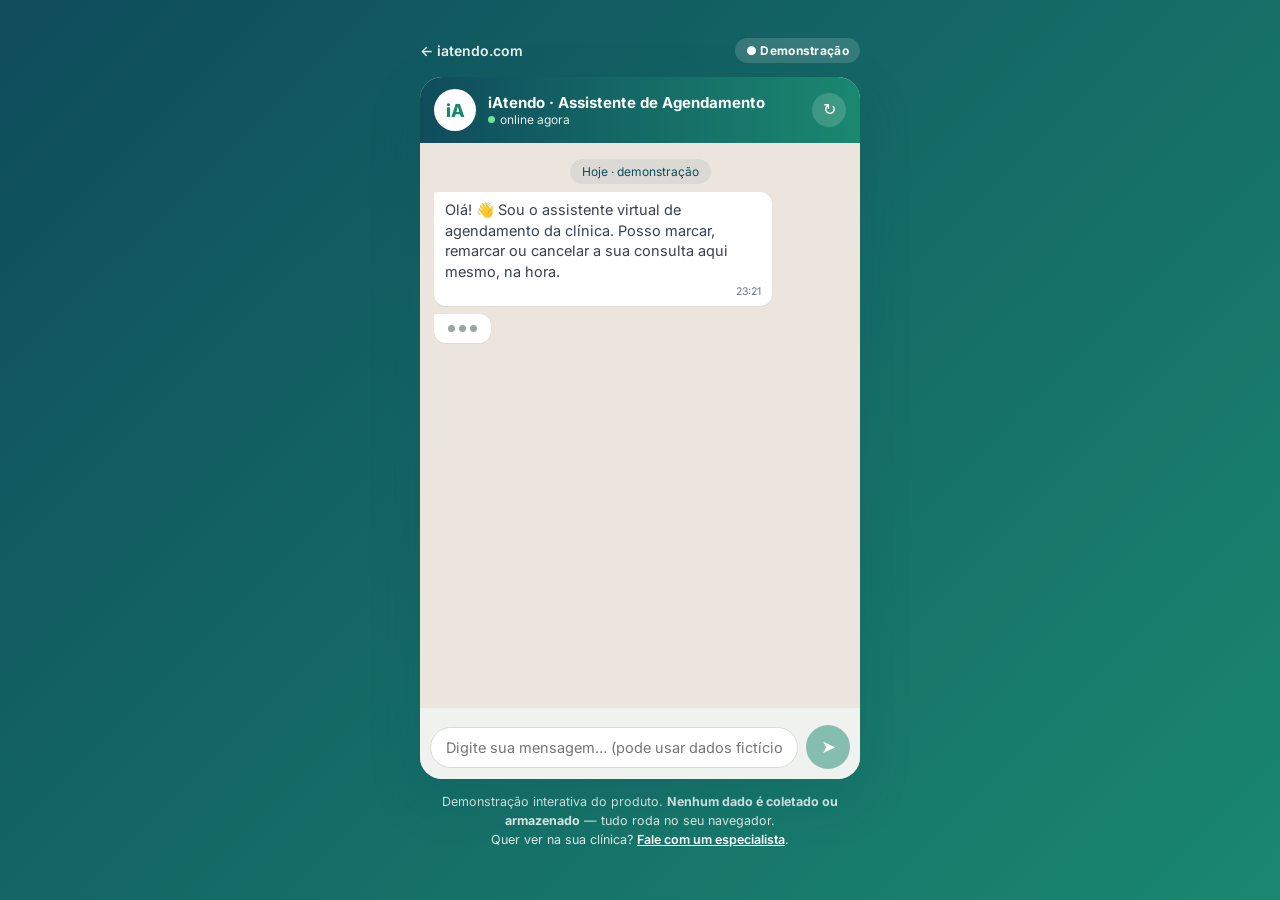
<file: demo.html>
<!DOCTYPE html>
<html lang="pt-BR">
<head>
<meta charset="UTF-8">
<meta name="viewport" content="width=device-width, initial-scale=1.0, viewport-fit=cover">
<title>Demonstração ao vivo — iAtendo</title>
<meta name="description" content="Converse com o agente de agendamento da iAtendo e veja o produto funcionando — direto no navegador, sem instalar nada.">
<meta name="theme-color" content="#1A8870">
<meta name="robots" content="index,follow">
<link rel="icon" type="image/png" sizes="32x32" href="/favicon-32x32.png">
<link rel="apple-touch-icon" href="/apple-touch-icon.png">
<meta property="og:title" content="Demonstração ao vivo — iAtendo">
<meta property="og:description" content="Veja o agente de agendamento da iAtendo funcionando no seu navegador.">
<meta property="og:image" content="/og-image.png">
<meta property="og:type" content="website">
<link rel="preconnect" href="https://fonts.googleapis.com">
<link rel="preconnect" href="https://fonts.gstatic.com" crossorigin>
<link href="https://fonts.googleapis.com/css2?family=Inter:wght@400;500;600;700;800&display=swap" rel="stylesheet">
<style>
  :root{
    --primary:#1A8870; --secondary:#0F4C5C; --text-body:#374151; --text-muted:#6B7280;
    --chat-bg:#ECE5DD; --bubble-them:#FFFFFF; --bubble-me:#D7F5C9; --me-text:#0F3B2E;
    --ok:#1A8870; --shadow:0 18px 50px rgba(15,76,92,.22);
  }
  *{box-sizing:border-box;}
  html,body{margin:0;padding:0;height:100%;}
  body{
    font-family:'Inter','Segoe UI',system-ui,-apple-system,sans-serif; color:var(--text-body);
    background:linear-gradient(135deg,#0F4C5C 0%,#1A8870 100%); -webkit-font-smoothing:antialiased;
    display:flex; flex-direction:column; align-items:center; justify-content:center; min-height:100dvh; padding:20px;
  }
  .topbar{width:100%; max-width:440px; display:flex; align-items:center; justify-content:space-between; margin-bottom:14px;}
  .topbar a{color:#fff; text-decoration:none; font-weight:600; font-size:14px; opacity:.92; display:inline-flex; align-items:center; gap:6px;}
  .topbar a:hover{opacity:1;}
  .badge-demo{background:rgba(255,255,255,.15); color:#fff; font-size:12px; font-weight:700; padding:5px 11px; border-radius:999px; letter-spacing:.3px;}

  .phone{
    width:100%; max-width:440px; height:min(78dvh,720px); background:var(--chat-bg);
    border-radius:22px; overflow:hidden; box-shadow:var(--shadow); display:flex; flex-direction:column; position:relative;
  }
  /* Header estilo WhatsApp */
  .wa-head{
    background:linear-gradient(90deg,var(--secondary),var(--primary)); color:#fff;
    padding:12px 14px; display:flex; align-items:center; gap:12px; flex-shrink:0;
  }
  .wa-avatar{
    width:42px; height:42px; border-radius:50%; background:#fff; color:var(--primary);
    display:flex; align-items:center; justify-content:center; font-weight:800; font-size:18px; flex-shrink:0;
  }
  .wa-meta{flex:1; min-width:0;}
  .wa-name{font-weight:700; font-size:15px; line-height:1.2;}
  .wa-status{font-size:12px; opacity:.9; display:flex; align-items:center; gap:5px;}
  .dot-online{width:7px; height:7px; border-radius:50%; background:#7CF29C; display:inline-block;}
  .wa-restart{background:rgba(255,255,255,.16); border:none; color:#fff; width:34px; height:34px; border-radius:50%; cursor:pointer; font-size:16px; line-height:1; flex-shrink:0;}
  .wa-restart:hover{background:rgba(255,255,255,.28);}

  /* Área de mensagens */
  .wa-chat{flex:1; overflow-y:auto; padding:16px 14px 6px; display:flex; flex-direction:column; gap:8px; scroll-behavior:smooth;}
  .msg{max-width:82%; padding:8px 11px 6px; border-radius:12px; font-size:14.5px; line-height:1.42; position:relative; white-space:pre-line; word-wrap:break-word; box-shadow:0 1px 1px rgba(0,0,0,.06); animation:pop .18s ease-out;}
  @keyframes pop{from{opacity:0; transform:translateY(6px);} to{opacity:1; transform:none;}}
  .them{align-self:flex-start; background:var(--bubble-them); border-top-left-radius:3px;}
  .me{align-self:flex-end; background:var(--bubble-me); color:var(--me-text); border-top-right-radius:3px;}
  .msg .t{display:block; text-align:right; font-size:10.5px; color:var(--text-muted); margin-top:3px;}
  .me .t{color:#5b8a6e;}
  .sys{align-self:center; background:rgba(15,76,92,.08); color:var(--secondary); font-size:12px; padding:5px 12px; border-radius:999px; text-align:center; max-width:90%;}

  /* indicador "digitando" */
  .typing{align-self:flex-start; background:var(--bubble-them); padding:11px 14px; border-radius:12px; border-top-left-radius:3px; display:inline-flex; gap:4px; box-shadow:0 1px 1px rgba(0,0,0,.06);}
  .typing span{width:7px; height:7px; border-radius:50%; background:#9aa6a1; display:inline-block; animation:blink 1.2s infinite;}
  .typing span:nth-child(2){animation-delay:.2s;} .typing span:nth-child(3){animation-delay:.4s;}
  @keyframes blink{0%,60%,100%{opacity:.3;} 30%{opacity:1;}}

  /* Quick replies + input */
  .wa-foot{flex-shrink:0; background:#F0F2F0; border-top:1px solid #e2e6e2; padding:9px 10px 10px;}
  .chips{display:flex; flex-wrap:wrap; gap:7px; margin-bottom:8px;}
  .chip{background:#fff; border:1.5px solid var(--primary); color:var(--primary); font-weight:600; font-size:13px; padding:7px 13px; border-radius:999px; cursor:pointer; transition:all .15s;}
  .chip:hover{background:var(--primary); color:#fff;}
  .chip:active{transform:scale(.96);}
  .inputrow{display:flex; gap:8px; align-items:center;}
  .inputrow input{flex:1; border:1px solid #d6dad6; border-radius:999px; padding:11px 15px; font-size:14.5px; font-family:inherit; outline:none; background:#fff;}
  .inputrow input:focus{border-color:var(--primary);}
  .send{background:var(--primary); border:none; color:#fff; width:44px; height:44px; border-radius:50%; cursor:pointer; font-size:18px; flex-shrink:0; display:flex; align-items:center; justify-content:center; transition:background .15s;}
  .send:hover{background:var(--secondary);}
  .send:disabled{opacity:.5; cursor:not-allowed;}

  .cta-final{display:flex; flex-direction:column; gap:8px;}
  .cta-final a{display:block; text-align:center; text-decoration:none; font-weight:700; font-size:14px; padding:11px; border-radius:10px;}
  .cta-prim{background:var(--primary); color:#fff;} .cta-prim:hover{background:var(--secondary);}
  .cta-sec{background:#fff; color:var(--primary); border:1.5px solid var(--primary);}

  .hint{width:100%; max-width:440px; text-align:center; color:rgba(255,255,255,.85); font-size:12.5px; margin-top:14px; line-height:1.5;}
  .hint a{color:#fff; font-weight:600;}
</style>
</head>
<body>
  <div class="topbar">
    <a href="/" aria-label="Voltar para o site">← iatendo.com</a>
    <span class="badge-demo">● Demonstração</span>
  </div>

  <div class="phone" id="iatendo-demo">
    <div class="wa-head">
      <div class="wa-avatar">iA</div>
      <div class="wa-meta">
        <div class="wa-name">iAtendo · Assistente de Agendamento</div>
        <div class="wa-status"><span class="dot-online"></span> online agora</div>
      </div>
      <button class="wa-restart" id="btnRestart" title="Reiniciar" aria-label="Reiniciar demonstração">↻</button>
    </div>

    <div class="wa-chat" id="chat" aria-live="polite"></div>

    <div class="wa-foot">
      <div class="chips" id="chips"></div>
      <div class="inputrow" id="inputrow">
        <input id="txt" type="text" autocomplete="off" placeholder="Digite sua mensagem… (pode usar dados fictícios)" aria-label="Mensagem">
        <button class="send" id="send" aria-label="Enviar">➤</button>
      </div>
    </div>
  </div>

  <p class="hint">Demonstração interativa do produto. <strong>Nenhum dado é coletado ou armazenado</strong> — tudo roda no seu navegador.<br>Quer ver na sua clínica? <a href="https://wa.me/5527988648027" target="_blank" rel="noopener">Fale com um especialista</a>.</p>

<script>
(function(){
  "use strict";
  const SERVICES = ['Cardiologia','Otorrinolaringologia','Pediatria','Ginecologia','Psicologia','Psiquiatria','Clínica geral'];
  const WD = ['domingo','segunda-feira','terça-feira','quarta-feira','quinta-feira','sexta-feira','sábado'];
  const chat = document.getElementById('chat');
  const chipsBox = document.getElementById('chips');
  const txt = document.getElementById('txt');
  const sendBtn = document.getElementById('send');
  const inputRow = document.getElementById('inputrow');

  let state = 'start';
  let data = {};
  let slots = [];
  let busy = false;

  const sleep = ms => new Promise(r => setTimeout(r, ms));
  const now = () => { const d=new Date(); return String(d.getHours()).padStart(2,'0')+':'+String(d.getMinutes()).padStart(2,'0'); };
  const scroll = () => { chat.scrollTop = chat.scrollHeight; };

  function bubble(text, who){
    const div = document.createElement('div');
    div.className = 'msg ' + (who === 'me' ? 'me' : 'them');
    div.innerHTML = escapeHtml(text).replace(/\*(.+?)\*/g,'<strong>$1</strong>').replace(/\n/g,'<br>') + '<span class="t">'+now()+'</span>';
    chat.appendChild(div); scroll();
  }
  function sysMsg(text){
    const div = document.createElement('div'); div.className='sys'; div.textContent=text;
    chat.appendChild(div); scroll();
  }
  function escapeHtml(s){ return s.replace(/[&<>"]/g,c=>({'&':'&amp;','<':'&lt;','>':'&gt;','"':'&quot;'}[c])); }

  async function typing(ms){
    const t = document.createElement('div'); t.className='typing';
    t.innerHTML='<span></span><span></span><span></span>';
    chat.appendChild(t); scroll();
    await sleep(ms);
    t.remove();
  }
  async function botSay(text, ms){
    await typing(ms || Math.min(1100, 350 + text.length*14));
    bubble(text, 'them');
  }

  function setChips(list){
    chipsBox.innerHTML='';
    (list||[]).forEach(c=>{
      const b=document.createElement('button'); b.className='chip'; b.type='button'; b.textContent=c.label;
      b.onclick=()=>handle(c.value, c.label);
      chipsBox.appendChild(b);
    });
  }
  function lock(v){ busy=v; sendBtn.disabled=v; txt.disabled=v; if(!v){txt.focus();} }

  function nextSlots(){
    const out=[]; let d=new Date(); d.setHours(0,0,0,0);
    const days=[];
    while(days.length<2){ d=new Date(d.getTime()+86400000); const wd=d.getDay(); if(wd>=1&&wd<=5) days.push(new Date(d)); }
    [[days[0],9],[days[0],14],[days[1],10]].forEach(([day,h])=>out.push({date:new Date(day),hour:h}));
    return out;
  }
  function fmtSlot(s){
    const dd=String(s.date.getDate()).padStart(2,'0'), mm=String(s.date.getMonth()+1).padStart(2,'0');
    return WD[s.date.getDay()]+', '+dd+'/'+mm+' às '+String(s.hour).padStart(2,'0')+':00';
  }

  async function start(){
    state='start'; data={}; slots=[]; chat.innerHTML=''; setChips([]); lock(true);
    sysMsg('Hoje · demonstração');
    await botSay('Olá! 👋 Sou o assistente virtual de agendamento da clínica. Posso marcar, remarcar ou cancelar a sua consulta aqui mesmo, na hora.', 700);
    await botSay('Antes de começar, preciso do seu consentimento (LGPD): vou usar seu nome, e-mail e data de nascimento apenas para registrar e te contatar sobre o agendamento. Os dados ficam guardados por até 24 meses.\n\nVocê concorda? (digite o número)\n1 - Sim\n2 - Não', 900);
    state='consent'; setChips([{label:'1 - Sim',value:'1'},{label:'2 - Não',value:'2'}]); lock(false);
  }

  async function handle(raw, label){
    if(busy) return;
    const v=(raw==null?'':String(raw)).trim();
    if(!v) return;
    bubble(label || v, 'me');
    txt.value=''; setChips([]); lock(true);
    try{ await route(v); }finally{ if(state!=='done') lock(false); }
  }

  const yes = v => /^(1|s|sim|claro|ok|pode|confirmo|isso|aceito)$/i.test(v);
  const no  = v => /^(2|n|não|nao|no)$/i.test(v);

  async function route(v){
    switch(state){
      case 'consent':
        if(no(v)){
          await botSay('Sem problemas! Sem o consentimento não posso seguir com o agendamento. Se mudar de ideia, é só voltar. 🙏', 700);
          await endDemo(); return;
        }
        if(!yes(v)){ await botSay('Pode responder com 1 (Sim) ou 2 (Não)? 🙂',500);
          setChips([{label:'1 - Sim',value:'1'},{label:'2 - Não',value:'2'}]); return; }
        data.consent=true;
        await botSay('Perfeito, obrigado! ✅ Para começar, qual é o seu *nome completo*?',700);
        state='name'; return;

      case 'name':
        data.name=v.replace(/\*/g,'');
        await botSay('Prazer, '+data.name.split(' ')[0]+'! Qual é o seu *e-mail*?',650);
        state='email'; return;

      case 'email':
        if(!/^[^@\s]+@[^@\s]+\.[^@\s]+$/.test(v)){
          await botSay('Hmm, esse e-mail parece incompleto. Pode conferir? (ex.: nome@email.com)',550); return;
        }
        data.email=v;
        await botSay('Anotado! Qual especialidade você precisa? (digite o número)\n'+
          SERVICES.map((s,i)=>(i+1)+' - '+s).join('\n'),900);
        state='service';
        setChips(SERVICES.map((s,i)=>({label:(i+1)+' - '+s, value:String(i+1)})));
        return;

      case 'service': {
        let idx=-1;
        if(/^[1-7]$/.test(v)) idx=parseInt(v,10)-1;
        else idx=SERVICES.findIndex(s=>s.toLowerCase()===v.toLowerCase());
        if(idx<0){ await botSay('Escolhe uma das opções pelo número, de 1 a 7? 🙂',500);
          setChips(SERVICES.map((s,i)=>({label:(i+1)+' - '+s, value:String(i+1)}))); return; }
        data.service=SERVICES[idx];
        slots=nextSlots();
        await botSay('Ótimo — *'+data.service+'*. Deixa eu ver a agenda…',700);
        await botSay('Tenho estes horários disponíveis (atendemos seg–sex, em dias úteis). Qual prefere? (digite o número)\n'+
          slots.map((s,i)=>(i+1)+' - '+fmtSlot(s)).join('\n'),1000);
        state='slot';
        setChips(slots.map((s,i)=>({label:(i+1)+' - '+fmtSlot(s).split(',')[0]+' '+String(s.hour).padStart(2,'0')+'h', value:String(i+1)})));
        return;
      }

      case 'slot': {
        if(!/^[1-3]$/.test(v)){ await botSay('Pode escolher 1, 2 ou 3? 🙂',450);
          setChips(slots.map((s,i)=>({label:(i+1)+' - '+fmtSlot(s).split(',')[0]+' '+String(s.hour).padStart(2,'0')+'h', value:String(i+1)}))); return; }
        data.slot=slots[parseInt(v,10)-1];
        await botSay('Verificando disponibilidade…',1300);
        await botSay('✅ Esse horário está livre! Confere o resumo:\n\n• *Nome:* '+data.name+'\n• *E-mail:* '+data.email+'\n• *Serviço:* '+data.service+'\n• *Data:* '+fmtSlot(data.slot)+'\n\nConfirma o agendamento? (digite o número)\n1 - Sim, confirmar\n2 - Não, escolher outro horário',1100);
        state='confirm';
        setChips([{label:'1 - Confirmar',value:'1'},{label:'2 - Outro horário',value:'2'}]);
        return;
      }

      case 'confirm':
        if(no(v)){
          await botSay('Sem problema! Qual destes prefere? (digite o número)\n'+slots.map((s,i)=>(i+1)+' - '+fmtSlot(s)).join('\n'),800);
          state='slot';
          setChips(slots.map((s,i)=>({label:(i+1)+' - '+fmtSlot(s).split(',')[0]+' '+String(s.hour).padStart(2,'0')+'h', value:String(i+1)})));
          return;
        }
        if(!yes(v)){ await botSay('Responde com 1 (confirmar) ou 2 (outro horário)? 🙂',450);
          setChips([{label:'1 - Confirmar',value:'1'},{label:'2 - Outro horário',value:'2'}]); return; }
        await botSay('Pronto! 🎉',650);
        await botSay('*Sua consulta está confirmada ✅*\n\n• *Nome:* '+data.name+'\n• *Serviço:* '+data.service+'\n• *Data:* '+fmtSlot(data.slot)+'\n\nNa clínica, neste momento eu já teria criado o evento no Google Calendar e enviado a confirmação por WhatsApp e e-mail — e ainda mando lembretes automáticos antes da consulta. 😉',1200);
        await endDemo(true); return;
    }
  }

  async function endDemo(success){
    state='done'; setChips([]);
    inputRow.style.display='none';
    const wrap=document.createElement('div'); wrap.className='cta-final';
    if(success) sysMsg('Fim da demonstração — nenhum dado foi salvo.');
    const a1=document.createElement('a'); a1.className='cta-prim'; a1.href='https://wa.me/5527988648027'; a1.target='_blank'; a1.rel='noopener';
    a1.textContent='Quero isso na minha clínica → falar com especialista';
    const a2=document.createElement('a'); a2.className='cta-sec'; a2.href='#'; a2.textContent='↻ Reiniciar demonstração';
    a2.onclick=(e)=>{e.preventDefault(); inputRow.style.display='flex'; start();};
    wrap.appendChild(a1); wrap.appendChild(a2); chipsBox.appendChild(wrap);
  }

  // Eventos
  sendBtn.onclick=()=>handle(txt.value);
  txt.addEventListener('keydown',e=>{ if(e.key==='Enter'){ e.preventDefault(); handle(txt.value); }});
  document.getElementById('btnRestart').onclick=()=>{ inputRow.style.display='flex'; start(); };

  start();
})();
</script>
</body>
</html>
</file>
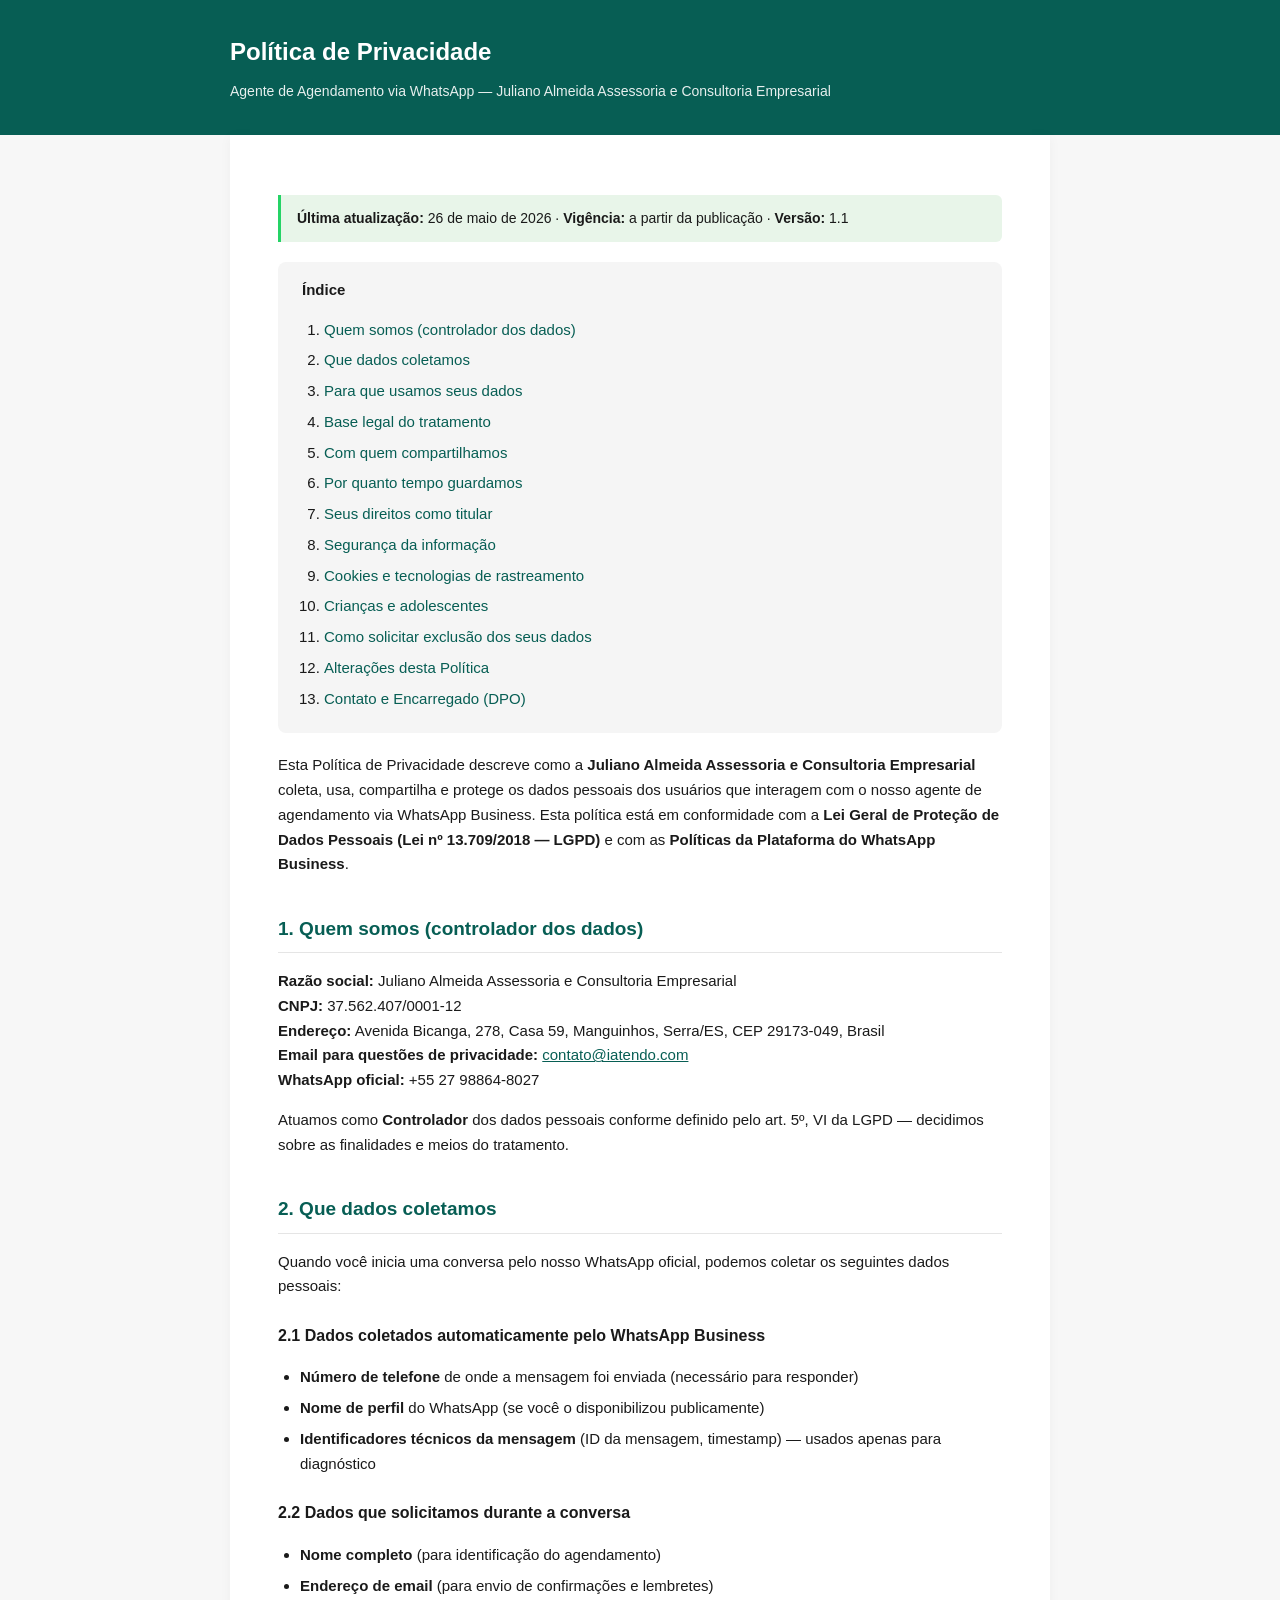
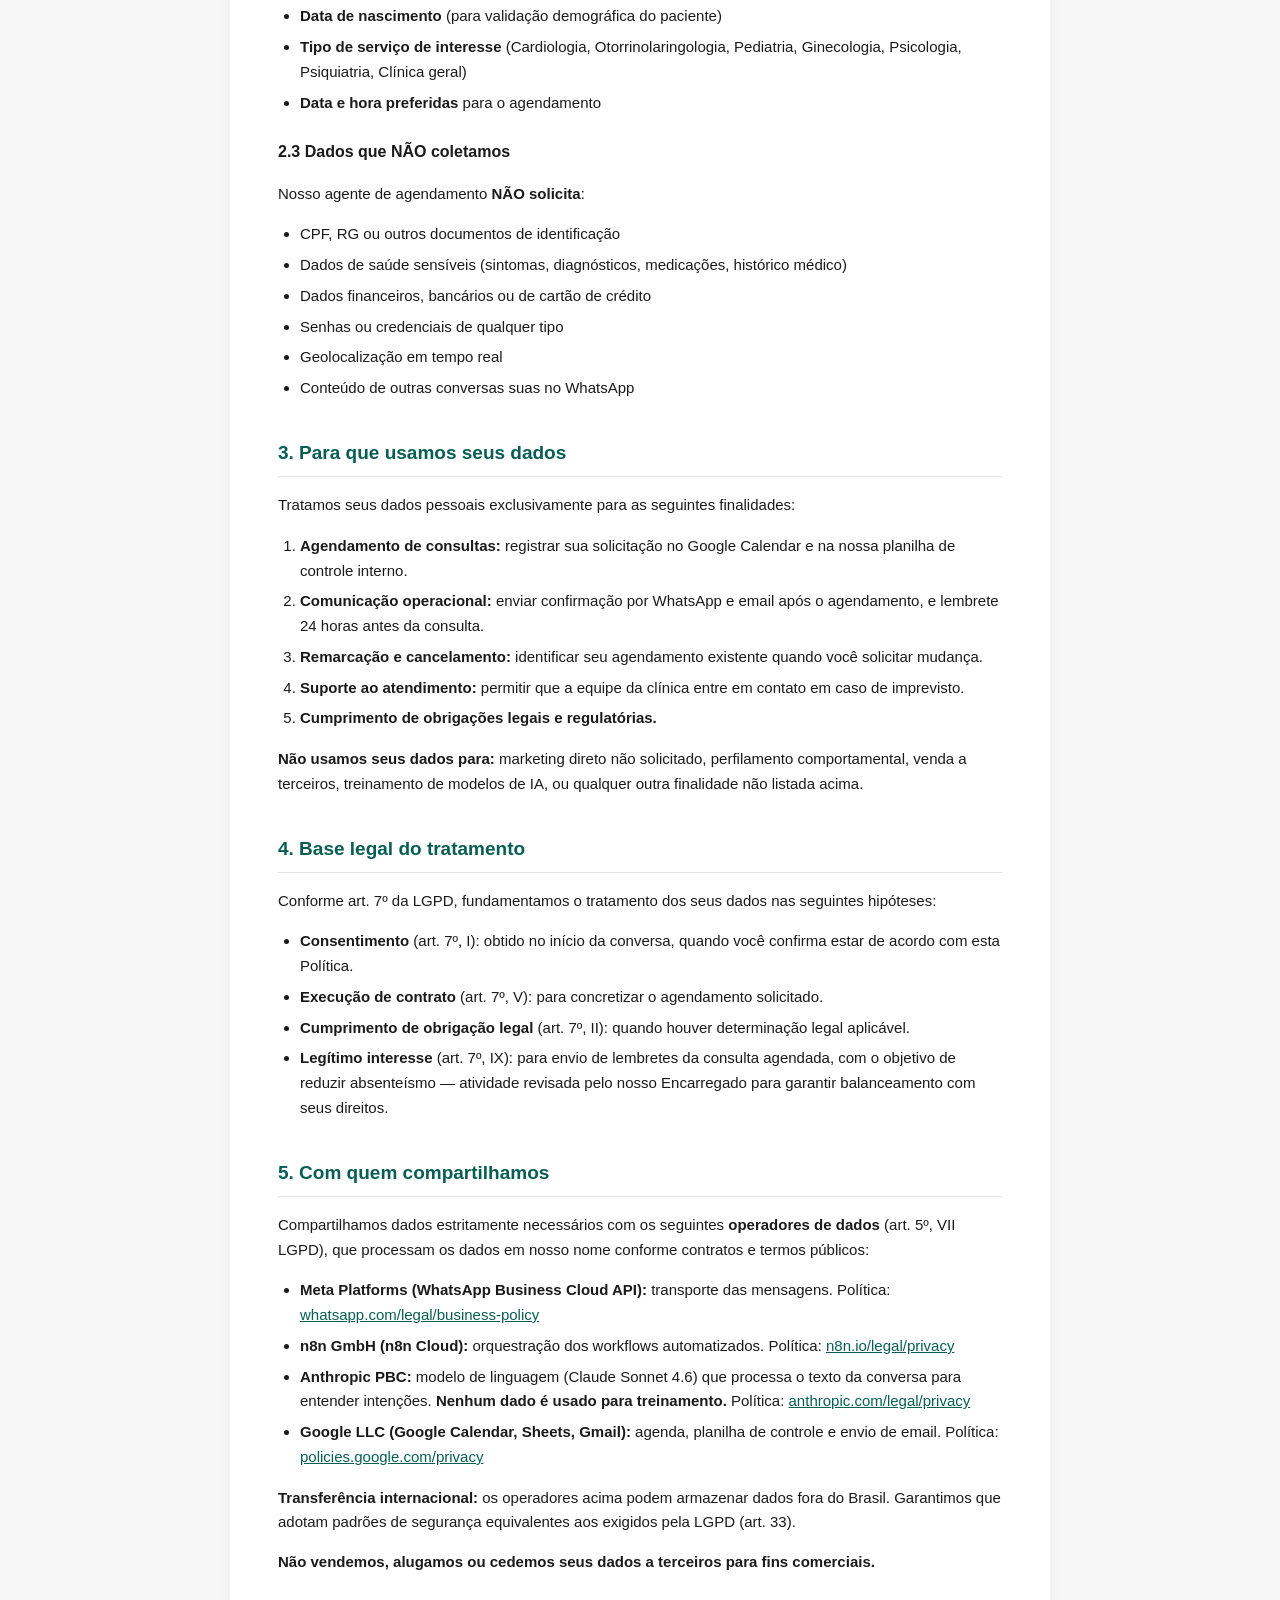
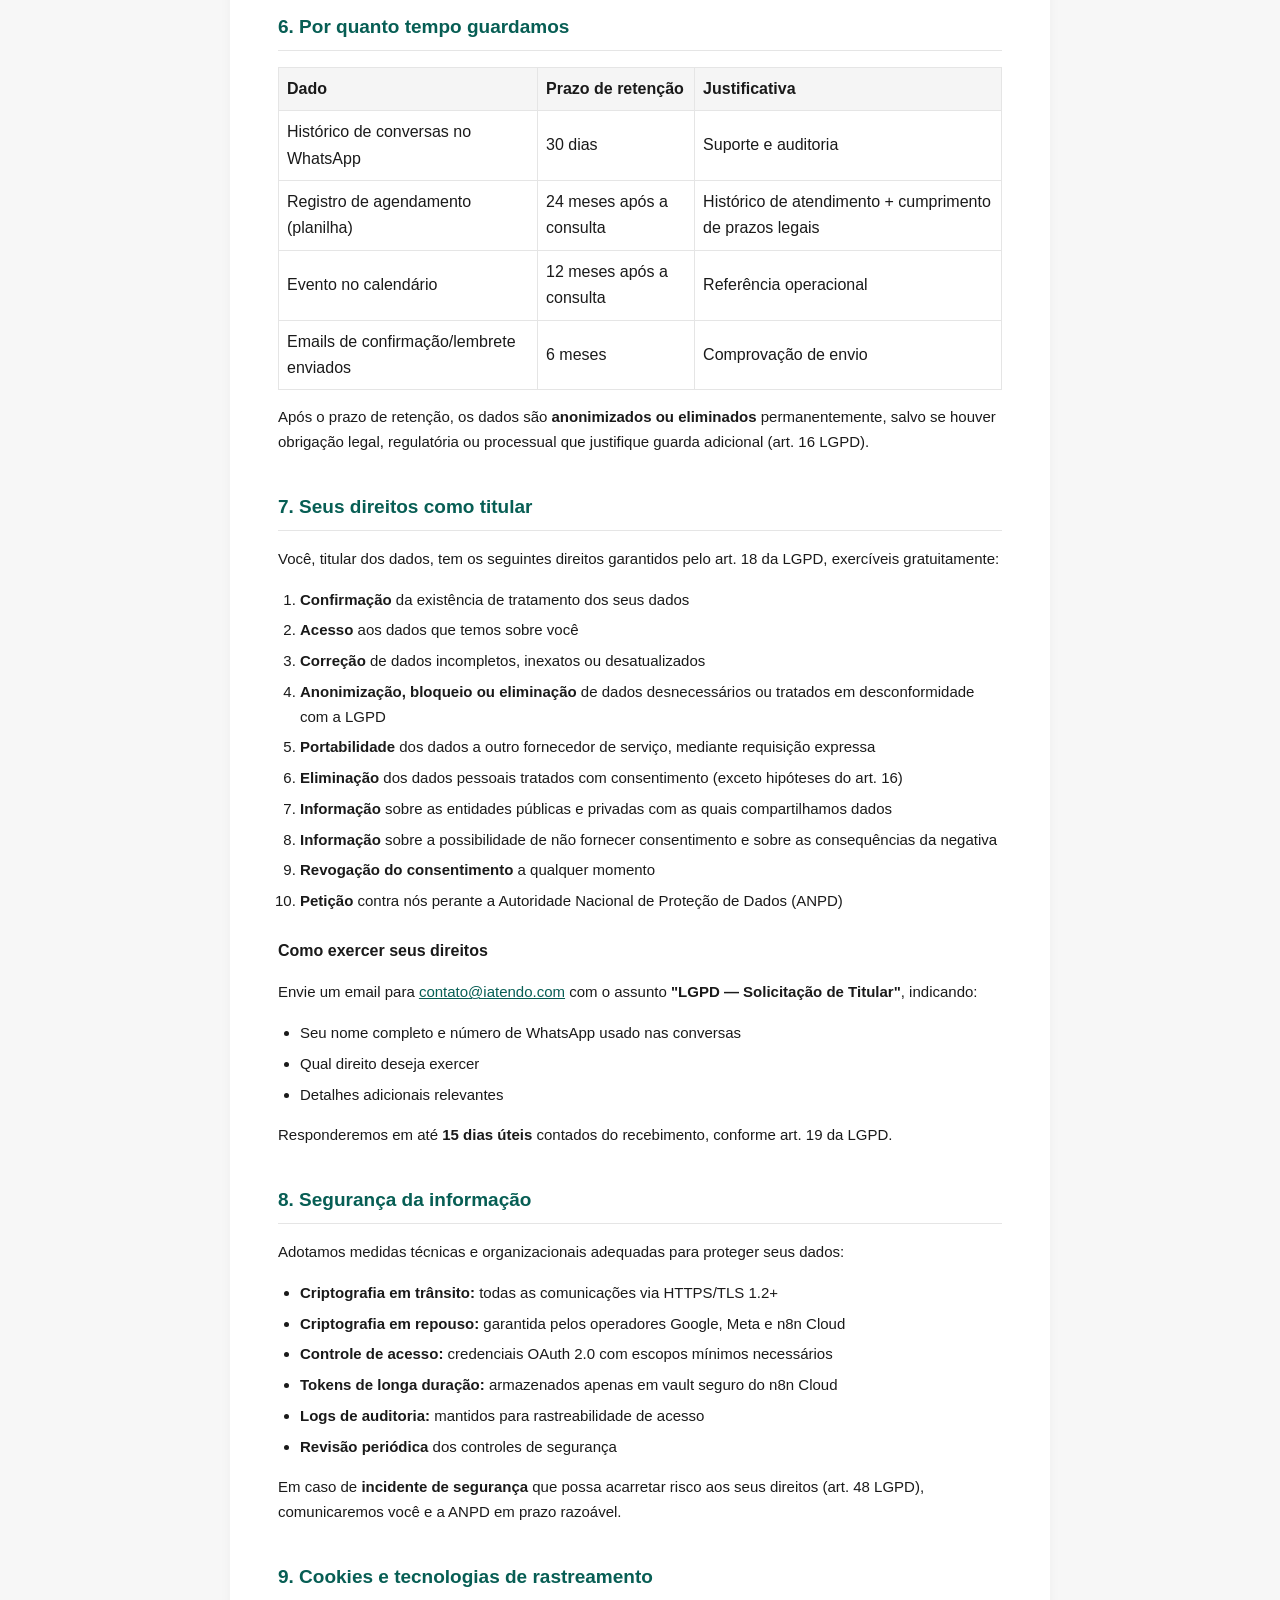
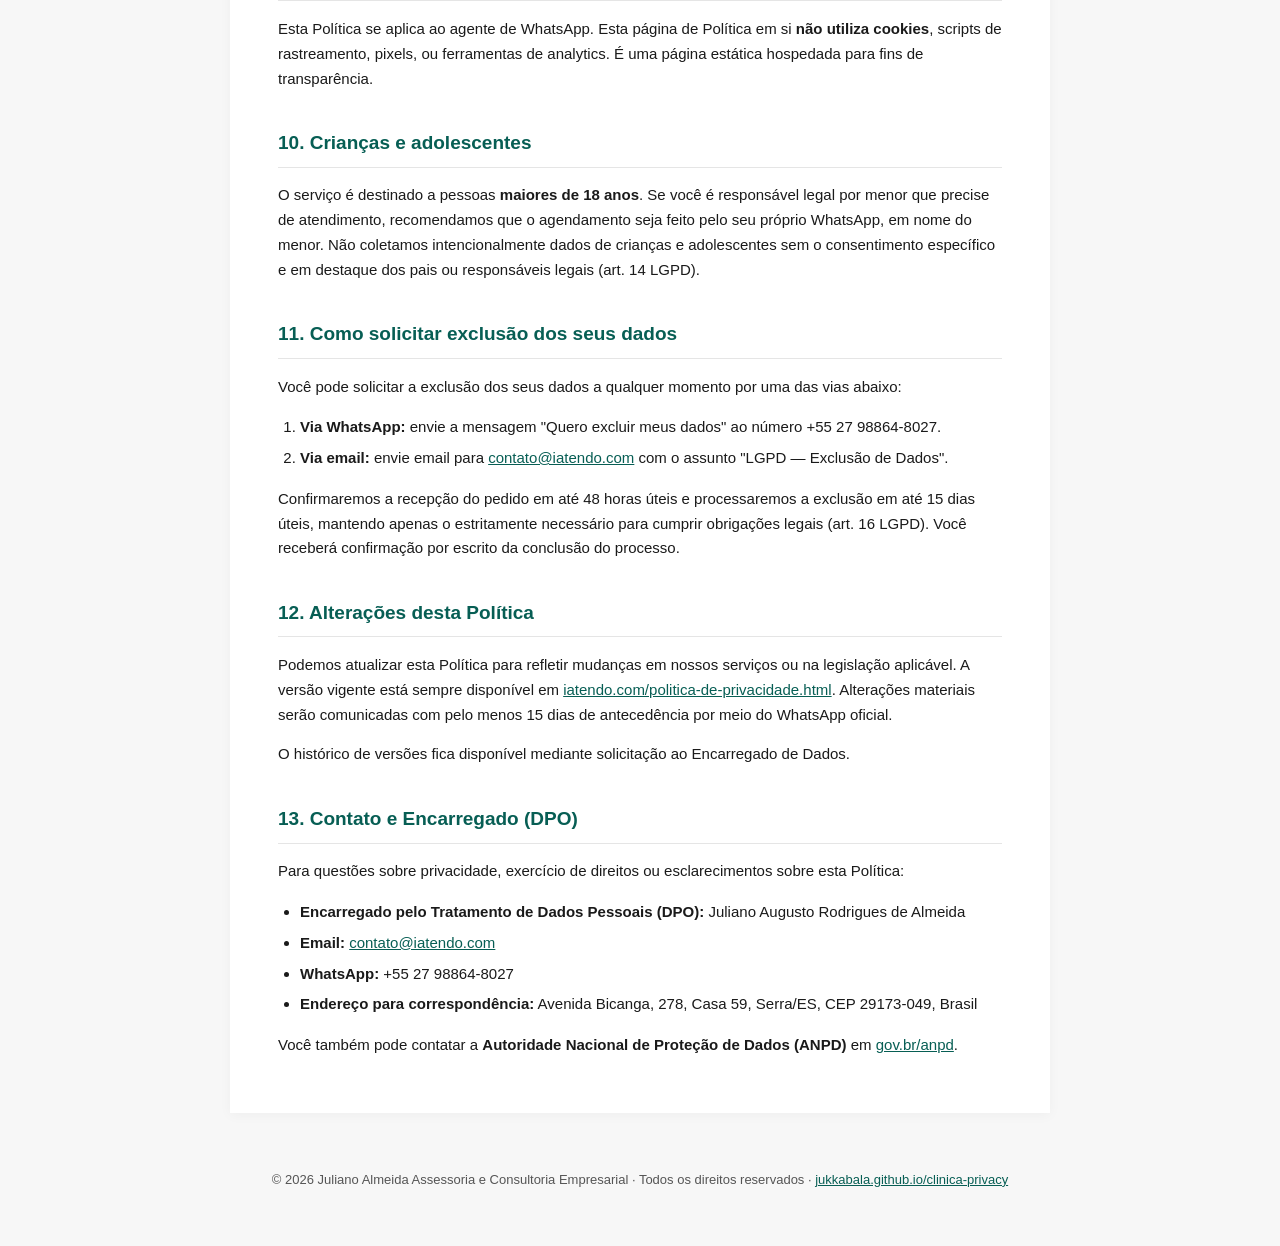
<file: politica-de-privacidade.html>
<!DOCTYPE html>
<html lang="pt-BR">
<head>
<meta charset="UTF-8">
<meta name="viewport" content="width=device-width, initial-scale=1.0">
<title>Política de Privacidade — Juliano Almeida Assessoria e Consultoria Empresarial</title>
<meta name="description" content="Política de Privacidade do agente de agendamento via WhatsApp da Juliano Almeida Assessoria e Consultoria Empresarial, conforme LGPD.">
<style>
  :root { --primary: #075E54; --accent: #25D366; --text: #1a1a1a; --muted: #555; --bg: #fff; --border: #e5e5e5; }
  * { box-sizing: border-box; }
  body { font-family: -apple-system, BlinkMacSystemFont, "Segoe UI", Roboto, sans-serif; margin: 0; padding: 0; background: #f7f7f7; color: var(--text); line-height: 1.65; }
  header { background: var(--primary); color: white; padding: 32px 24px; }
  header .container { max-width: 820px; margin: 0 auto; }
  header h1 { margin: 0 0 8px; font-size: 24px; }
  header .subtitle { opacity: 0.9; font-size: 14px; }
  main { max-width: 820px; margin: 0 auto; background: var(--bg); padding: 40px 48px; box-shadow: 0 2px 12px rgba(0,0,0,0.04); }
  h2 { color: var(--primary); margin-top: 36px; font-size: 19px; border-bottom: 1px solid var(--border); padding-bottom: 8px; }
  h3 { color: var(--text); margin-top: 24px; font-size: 16px; }
  p, li { font-size: 15px; }
  ul, ol { padding-left: 22px; }
  li { margin: 6px 0; }
  .placeholder { background: #fff3cd; border-left: 3px solid #ffc107; padding: 8px 12px; font-family: monospace; font-size: 13px; color: #856404; display: inline-block; border-radius: 0 4px 4px 0; }
  .updated { background: #e8f5e9; border-left: 3px solid var(--accent); padding: 12px 16px; margin: 20px 0; font-size: 14px; border-radius: 0 6px 6px 0; }
  .toc { background: #f5f5f5; padding: 16px 24px; border-radius: 8px; margin: 20px 0; font-size: 14px; }
  .toc h3 { margin-top: 0; font-size: 15px; }
  .toc ol { margin: 8px 0 0; }
  .toc a { color: var(--primary); text-decoration: none; }
  .toc a:hover { text-decoration: underline; }
  footer { max-width: 820px; margin: 32px auto; padding: 24px; text-align: center; font-size: 13px; color: var(--muted); }
  a { color: var(--primary); }
  code { background: #f0f0f0; padding: 1px 6px; border-radius: 3px; font-size: 0.92em; }
  @media (max-width: 640px) { main { padding: 24px 20px; } }
</style>
</head>
<body>

<header>
  <div class="container">
    <h1>Política de Privacidade</h1>
    <div class="subtitle">Agente de Agendamento via WhatsApp — Juliano Almeida Assessoria e Consultoria Empresarial</div>
  </div>
</header>

<main>

<div class="updated">
  <b>Última atualização:</b> 26 de maio de 2026 · <b>Vigência:</b> a partir da publicação · <b>Versão:</b> 1.1
</div>

<div class="toc">
  <h3>Índice</h3>
  <ol>
    <li><a href="#controlador">Quem somos (controlador dos dados)</a></li>
    <li><a href="#dados">Que dados coletamos</a></li>
    <li><a href="#finalidade">Para que usamos seus dados</a></li>
    <li><a href="#base-legal">Base legal do tratamento</a></li>
    <li><a href="#compartilhamento">Com quem compartilhamos</a></li>
    <li><a href="#retencao">Por quanto tempo guardamos</a></li>
    <li><a href="#direitos">Seus direitos como titular</a></li>
    <li><a href="#seguranca">Segurança da informação</a></li>
    <li><a href="#cookies">Cookies e tecnologias de rastreamento</a></li>
    <li><a href="#menores">Crianças e adolescentes</a></li>
    <li><a href="#exclusao">Como solicitar exclusão dos seus dados</a></li>
    <li><a href="#alteracoes">Alterações desta Política</a></li>
    <li><a href="#contato">Contato e Encarregado (DPO)</a></li>
  </ol>
</div>

<p>Esta Política de Privacidade descreve como a <b>Juliano Almeida Assessoria e Consultoria Empresarial</b> coleta, usa, compartilha e protege os dados pessoais dos usuários que interagem com o nosso agente de agendamento via WhatsApp Business. Esta política está em conformidade com a <b>Lei Geral de Proteção de Dados Pessoais (Lei nº 13.709/2018 — LGPD)</b> e com as <b>Políticas da Plataforma do WhatsApp Business</b>.</p>

<h2 id="controlador">1. Quem somos (controlador dos dados)</h2>

<p><b>Razão social:</b> Juliano Almeida Assessoria e Consultoria Empresarial<br>
<b>CNPJ:</b> 37.562.407/0001-12<br>
<b>Endereço:</b> Avenida Bicanga, 278, Casa 59, Manguinhos, Serra/ES, CEP 29173-049, Brasil<br>
<b>Email para questões de privacidade:</b> <a href="mailto:contato@iatendo.com">contato@iatendo.com</a><br>
<b>WhatsApp oficial:</b> +55 27 98864-8027</p>

<p>Atuamos como <b>Controlador</b> dos dados pessoais conforme definido pelo art. 5º, VI da LGPD — decidimos sobre as finalidades e meios do tratamento.</p>

<h2 id="dados">2. Que dados coletamos</h2>

<p>Quando você inicia uma conversa pelo nosso WhatsApp oficial, podemos coletar os seguintes dados pessoais:</p>

<h3>2.1 Dados coletados automaticamente pelo WhatsApp Business</h3>
<ul>
  <li><b>Número de telefone</b> de onde a mensagem foi enviada (necessário para responder)</li>
  <li><b>Nome de perfil</b> do WhatsApp (se você o disponibilizou publicamente)</li>
  <li><b>Identificadores técnicos da mensagem</b> (ID da mensagem, timestamp) — usados apenas para diagnóstico</li>
</ul>

<h3>2.2 Dados que solicitamos durante a conversa</h3>
<ul>
  <li><b>Nome completo</b> (para identificação do agendamento)</li>
  <li><b>Endereço de email</b> (para envio de confirmações e lembretes)</li>
  <li><b>Data de nascimento</b> (para validação demográfica do paciente)</li>
  <li><b>Tipo de serviço de interesse</b> (Cardiologia, Otorrinolaringologia, Pediatria, Ginecologia, Psicologia, Psiquiatria, Clínica geral)</li>
  <li><b>Data e hora preferidas</b> para o agendamento</li>
</ul>

<h3>2.3 Dados que NÃO coletamos</h3>
<p>Nosso agente de agendamento <b>NÃO solicita</b>:</p>
<ul>
  <li>CPF, RG ou outros documentos de identificação</li>
  <li>Dados de saúde sensíveis (sintomas, diagnósticos, medicações, histórico médico)</li>
  <li>Dados financeiros, bancários ou de cartão de crédito</li>
  <li>Senhas ou credenciais de qualquer tipo</li>
  <li>Geolocalização em tempo real</li>
  <li>Conteúdo de outras conversas suas no WhatsApp</li>
</ul>

<h2 id="finalidade">3. Para que usamos seus dados</h2>

<p>Tratamos seus dados pessoais exclusivamente para as seguintes finalidades:</p>
<ol>
  <li><b>Agendamento de consultas:</b> registrar sua solicitação no Google Calendar e na nossa planilha de controle interno.</li>
  <li><b>Comunicação operacional:</b> enviar confirmação por WhatsApp e email após o agendamento, e lembrete 24 horas antes da consulta.</li>
  <li><b>Remarcação e cancelamento:</b> identificar seu agendamento existente quando você solicitar mudança.</li>
  <li><b>Suporte ao atendimento:</b> permitir que a equipe da clínica entre em contato em caso de imprevisto.</li>
  <li><b>Cumprimento de obrigações legais e regulatórias.</b></li>
</ol>

<p><b>Não usamos seus dados para:</b> marketing direto não solicitado, perfilamento comportamental, venda a terceiros, treinamento de modelos de IA, ou qualquer outra finalidade não listada acima.</p>

<h2 id="base-legal">4. Base legal do tratamento</h2>

<p>Conforme art. 7º da LGPD, fundamentamos o tratamento dos seus dados nas seguintes hipóteses:</p>
<ul>
  <li><b>Consentimento</b> (art. 7º, I): obtido no início da conversa, quando você confirma estar de acordo com esta Política.</li>
  <li><b>Execução de contrato</b> (art. 7º, V): para concretizar o agendamento solicitado.</li>
  <li><b>Cumprimento de obrigação legal</b> (art. 7º, II): quando houver determinação legal aplicável.</li>
  <li><b>Legítimo interesse</b> (art. 7º, IX): para envio de lembretes da consulta agendada, com o objetivo de reduzir absenteísmo — atividade revisada pelo nosso Encarregado para garantir balanceamento com seus direitos.</li>
</ul>

<h2 id="compartilhamento">5. Com quem compartilhamos</h2>

<p>Compartilhamos dados estritamente necessários com os seguintes <b>operadores de dados</b> (art. 5º, VII LGPD), que processam os dados em nosso nome conforme contratos e termos públicos:</p>

<ul>
  <li><b>Meta Platforms (WhatsApp Business Cloud API):</b> transporte das mensagens. Política: <a href="https://www.whatsapp.com/legal/business-policy/" target="_blank" rel="noopener">whatsapp.com/legal/business-policy</a></li>
  <li><b>n8n GmbH (n8n Cloud):</b> orquestração dos workflows automatizados. Política: <a href="https://n8n.io/legal/privacy/" target="_blank" rel="noopener">n8n.io/legal/privacy</a></li>
  <li><b>Anthropic PBC:</b> modelo de linguagem (Claude Sonnet 4.6) que processa o texto da conversa para entender intenções. <b>Nenhum dado é usado para treinamento.</b> Política: <a href="https://www.anthropic.com/legal/privacy" target="_blank" rel="noopener">anthropic.com/legal/privacy</a></li>
  <li><b>Google LLC (Google Calendar, Sheets, Gmail):</b> agenda, planilha de controle e envio de email. Política: <a href="https://policies.google.com/privacy" target="_blank" rel="noopener">policies.google.com/privacy</a></li>
</ul>

<p><b>Transferência internacional:</b> os operadores acima podem armazenar dados fora do Brasil. Garantimos que adotam padrões de segurança equivalentes aos exigidos pela LGPD (art. 33).</p>

<p><b>Não vendemos, alugamos ou cedemos seus dados a terceiros para fins comerciais.</b></p>

<h2 id="retencao">6. Por quanto tempo guardamos</h2>

<table style="border-collapse:collapse; width:100%; margin:12px 0;">
  <thead>
    <tr style="background:#f5f5f5;">
      <th style="border:1px solid var(--border); padding:8px; text-align:left;">Dado</th>
      <th style="border:1px solid var(--border); padding:8px; text-align:left;">Prazo de retenção</th>
      <th style="border:1px solid var(--border); padding:8px; text-align:left;">Justificativa</th>
    </tr>
  </thead>
  <tbody>
    <tr><td style="border:1px solid var(--border); padding:8px;">Histórico de conversas no WhatsApp</td><td style="border:1px solid var(--border); padding:8px;">30 dias</td><td style="border:1px solid var(--border); padding:8px;">Suporte e auditoria</td></tr>
    <tr><td style="border:1px solid var(--border); padding:8px;">Registro de agendamento (planilha)</td><td style="border:1px solid var(--border); padding:8px;">24 meses após a consulta</td><td style="border:1px solid var(--border); padding:8px;">Histórico de atendimento + cumprimento de prazos legais</td></tr>
    <tr><td style="border:1px solid var(--border); padding:8px;">Evento no calendário</td><td style="border:1px solid var(--border); padding:8px;">12 meses após a consulta</td><td style="border:1px solid var(--border); padding:8px;">Referência operacional</td></tr>
    <tr><td style="border:1px solid var(--border); padding:8px;">Emails de confirmação/lembrete enviados</td><td style="border:1px solid var(--border); padding:8px;">6 meses</td><td style="border:1px solid var(--border); padding:8px;">Comprovação de envio</td></tr>
  </tbody>
</table>

<p>Após o prazo de retenção, os dados são <b>anonimizados ou eliminados</b> permanentemente, salvo se houver obrigação legal, regulatória ou processual que justifique guarda adicional (art. 16 LGPD).</p>

<h2 id="direitos">7. Seus direitos como titular</h2>

<p>Você, titular dos dados, tem os seguintes direitos garantidos pelo art. 18 da LGPD, exercíveis gratuitamente:</p>
<ol>
  <li><b>Confirmação</b> da existência de tratamento dos seus dados</li>
  <li><b>Acesso</b> aos dados que temos sobre você</li>
  <li><b>Correção</b> de dados incompletos, inexatos ou desatualizados</li>
  <li><b>Anonimização, bloqueio ou eliminação</b> de dados desnecessários ou tratados em desconformidade com a LGPD</li>
  <li><b>Portabilidade</b> dos dados a outro fornecedor de serviço, mediante requisição expressa</li>
  <li><b>Eliminação</b> dos dados pessoais tratados com consentimento (exceto hipóteses do art. 16)</li>
  <li><b>Informação</b> sobre as entidades públicas e privadas com as quais compartilhamos dados</li>
  <li><b>Informação</b> sobre a possibilidade de não fornecer consentimento e sobre as consequências da negativa</li>
  <li><b>Revogação do consentimento</b> a qualquer momento</li>
  <li><b>Petição</b> contra nós perante a Autoridade Nacional de Proteção de Dados (ANPD)</li>
</ol>

<h3>Como exercer seus direitos</h3>
<p>Envie um email para <a href="mailto:contato@iatendo.com">contato@iatendo.com</a> com o assunto <b>&quot;LGPD — Solicitação de Titular&quot;</b>, indicando:</p>
<ul>
  <li>Seu nome completo e número de WhatsApp usado nas conversas</li>
  <li>Qual direito deseja exercer</li>
  <li>Detalhes adicionais relevantes</li>
</ul>
<p>Responderemos em até <b>15 dias úteis</b> contados do recebimento, conforme art. 19 da LGPD.</p>

<h2 id="seguranca">8. Segurança da informação</h2>

<p>Adotamos medidas técnicas e organizacionais adequadas para proteger seus dados:</p>
<ul>
  <li><b>Criptografia em trânsito:</b> todas as comunicações via HTTPS/TLS 1.2+</li>
  <li><b>Criptografia em repouso:</b> garantida pelos operadores Google, Meta e n8n Cloud</li>
  <li><b>Controle de acesso:</b> credenciais OAuth 2.0 com escopos mínimos necessários</li>
  <li><b>Tokens de longa duração:</b> armazenados apenas em vault seguro do n8n Cloud</li>
  <li><b>Logs de auditoria:</b> mantidos para rastreabilidade de acesso</li>
  <li><b>Revisão periódica</b> dos controles de segurança</li>
</ul>

<p>Em caso de <b>incidente de segurança</b> que possa acarretar risco aos seus direitos (art. 48 LGPD), comunicaremos você e a ANPD em prazo razoável.</p>

<h2 id="cookies">9. Cookies e tecnologias de rastreamento</h2>

<p>Esta Política se aplica ao agente de WhatsApp. Esta página de Política em si <b>não utiliza cookies</b>, scripts de rastreamento, pixels, ou ferramentas de analytics. É uma página estática hospedada para fins de transparência.</p>

<h2 id="menores">10. Crianças e adolescentes</h2>

<p>O serviço é destinado a pessoas <b>maiores de 18 anos</b>. Se você é responsável legal por menor que precise de atendimento, recomendamos que o agendamento seja feito pelo seu próprio WhatsApp, em nome do menor. Não coletamos intencionalmente dados de crianças e adolescentes sem o consentimento específico e em destaque dos pais ou responsáveis legais (art. 14 LGPD).</p>

<h2 id="exclusao">11. Como solicitar exclusão dos seus dados</h2>

<p>Você pode solicitar a exclusão dos seus dados a qualquer momento por uma das vias abaixo:</p>

<ol>
  <li><b>Via WhatsApp:</b> envie a mensagem &quot;Quero excluir meus dados&quot; ao número +55 27 98864-8027.</li>
  <li><b>Via email:</b> envie email para <a href="mailto:contato@iatendo.com">contato@iatendo.com</a> com o assunto &quot;LGPD — Exclusão de Dados&quot;.</li>
</ol>

<p>Confirmaremos a recepção do pedido em até 48 horas úteis e processaremos a exclusão em até 15 dias úteis, mantendo apenas o estritamente necessário para cumprir obrigações legais (art. 16 LGPD). Você receberá confirmação por escrito da conclusão do processo.</p>

<h2 id="alteracoes">12. Alterações desta Política</h2>

<p>Podemos atualizar esta Política para refletir mudanças em nossos serviços ou na legislação aplicável. A versão vigente está sempre disponível em <a href="https://iatendo.com/politica-de-privacidade.html">iatendo.com/politica-de-privacidade.html</a>. Alterações materiais serão comunicadas com pelo menos 15 dias de antecedência por meio do WhatsApp oficial.</p>

<p>O histórico de versões fica disponível mediante solicitação ao Encarregado de Dados.</p>

<h2 id="contato">13. Contato e Encarregado (DPO)</h2>

<p>Para questões sobre privacidade, exercício de direitos ou esclarecimentos sobre esta Política:</p>

<ul>
  <li><b>Encarregado pelo Tratamento de Dados Pessoais (DPO):</b> Juliano Augusto Rodrigues de Almeida</li>
  <li><b>Email:</b> <a href="mailto:contato@iatendo.com">contato@iatendo.com</a></li>
  <li><b>WhatsApp:</b> +55 27 98864-8027</li>
  <li><b>Endereço para correspondência:</b> Avenida Bicanga, 278, Casa 59, Serra/ES, CEP 29173-049, Brasil</li>
</ul>

<p>Você também pode contatar a <b>Autoridade Nacional de Proteção de Dados (ANPD)</b> em <a href="https://www.gov.br/anpd" target="_blank" rel="noopener">gov.br/anpd</a>.</p>

</main>

<footer>
  © 2026 Juliano Almeida Assessoria e Consultoria Empresarial · Todos os direitos reservados ·
  <a href="https://jukkabala.github.io/clinica-privacy/">jukkabala.github.io/clinica-privacy</a>
</footer>

</body>
</html>
</file>
<file: _next/static/css/816630ba44f24175.css>
@import url("https://fonts.googleapis.com/css2?family=Inter:wght@400;500;600;700;800&display=swap");.lead-page{--green:#1A8870;--green-dark:#146A59;--navy:#0F4C5C;--body:#374151;--muted:#6B7280;--off-white:#F8F9FA;--soft:#F0F9F7;--border:#DDE7E5;color:var(--body);background:#fff;font-family:Inter,Segoe UI,system-ui,sans-serif;min-height:100vh;overflow:hidden}.lead-container{width:min(1120px,calc(100% - 40px));margin:0 auto}.lead-nav{position:sticky;top:0;z-index:20;border-bottom:1px solid rgba(221,231,229,.8);background:rgba(255,255,255,.92);backdrop-filter:blur(12px)}.lead-nav-inner{min-height:76px;display:flex;align-items:center;justify-content:space-between;gap:24px}.lead-brand img{width:144px;height:auto;display:block}.lead-nav-links{display:flex;gap:28px;align-items:center;margin-left:auto}.lead-nav-links a{color:var(--body);font-size:13px;font-weight:600;text-decoration:none}.lead-nav-links a:hover,.lead-text-link:hover{color:var(--green)}.lead-button{display:inline-flex;align-items:center;justify-content:center;gap:9px;background:var(--green);border:1px solid var(--green);border-radius:9px;padding:13px 20px;color:white;font-size:14px;font-weight:700;text-decoration:none;transition:transform .2s,background .2s,box-shadow .2s;cursor:pointer}.lead-button:hover{background:var(--green-dark);box-shadow:0 10px 24px rgba(26,136,112,.18);transform:translateY(-1px)}.lead-button-small{padding:10px 14px;font-size:12px;white-space:nowrap}.lead-button-large{padding:16px 22px;font-size:15px}.lead-button-full{width:100%;margin-top:19px}.lead-hero{background:radial-gradient(circle at 78% 36%,rgba(26,136,112,.12),transparent 35%),linear-gradient(180deg,#fff,#f8fbfa);padding:82px 0 92px}.lead-hero-grid{display:grid;grid-template-columns:minmax(0,1.02fr) minmax(360px,.98fr);gap:72px;align-items:center}.lead-eyebrow,.lead-kicker{display:inline-flex;align-items:center;gap:8px;text-transform:uppercase;letter-spacing:2.2px;color:var(--green);font-size:11px;font-weight:800}.lead-hero h1{max-width:620px;margin:20px 0 19px;color:var(--navy);font-size:clamp(38px,5vw,62px);line-height:1.05;letter-spacing:-2.2px;font-weight:800}.lead-hero h1 span{color:var(--green)}.lead-hero-subtitle{max-width:565px;margin:0 0 24px;font-size:18px;line-height:1.65;color:var(--body)}.lead-trust-row{display:flex;flex-wrap:wrap;gap:16px;margin-bottom:28px;color:var(--muted);font-size:12px;font-weight:600}.lead-trust-row span{display:inline-flex;align-items:center;gap:6px}.lead-trust-row svg{color:var(--green)}.lead-hero-preview{position:relative;min-height:470px;display:grid;place-items:center}.lead-preview-glow{position:absolute;width:420px;height:420px;border-radius:50%;background:rgba(26,136,112,.1);filter:blur(10px)}.lead-paper{position:relative;width:min(100%,430px);padding:29px 29px 24px;border:1px solid #d6e4e0;border-radius:14px;background:white;box-shadow:0 28px 70px rgba(15,76,92,.16);transform:rotate(2.2deg)}.lead-paper-topline{color:var(--green);font-size:10px;font-weight:800;letter-spacing:1.8px;text-transform:uppercase}.lead-paper-title{margin:23px 0 12px;color:var(--navy);font-size:28px;line-height:1.15;letter-spacing:-1px;font-weight:800}.lead-paper-subtitle{color:var(--muted);font-size:13px;line-height:1.5}.lead-paper-checks{display:grid;gap:9px;margin-top:24px;padding-top:20px;border-top:1px solid #e8efed;color:var(--body);font-size:12px;font-weight:600}.lead-paper-checks div{display:flex;gap:10px;align-items:center}.lead-paper-checks span{color:var(--green);font-size:17px}.lead-paper-score{display:grid;grid-template-columns:repeat(3,1fr);gap:6px;margin-top:25px}.lead-paper-score span{padding:8px 4px;border-radius:6px;background:var(--soft);color:var(--navy);text-align:center;font-size:10px;font-weight:700}.lead-paper-footer{display:flex;justify-content:flex-end;margin-top:25px;padding-top:16px;border-top:1px solid #e8efed}.lead-paper-footer img{width:105px}.lead-strip{padding:23px 0;background:var(--navy);color:white}.lead-strip-grid{display:flex;align-items:center;justify-content:space-between;gap:24px}.lead-strip span,.lead-strip strong{display:block}.lead-strip strong{color:white;font-size:15px}.lead-strip span{margin-top:4px;color:#b9d2d5;font-size:13px}.lead-text-link{display:inline-flex;align-items:center;gap:8px;color:white;font-size:13px;font-weight:700;text-decoration:none;white-space:nowrap}.lead-section{padding:100px 0}.lead-diagnostic{background:#fff;padding-top:78px}.lead-diagnostic-grid{display:grid;grid-template-columns:minmax(0,1.18fr) minmax(300px,.82fr);gap:22px;align-items:start}.lead-checklist-card{padding:25px;border:1px solid var(--border);border-radius:14px;background:var(--off-white)}.lead-checklist-header{display:flex;align-items:flex-start;justify-content:space-between;gap:15px}.lead-actions-heading strong,.lead-checklist-header strong{display:block;color:var(--navy);font-size:15px}.lead-actions-heading span,.lead-checklist-header span{display:block;margin-top:4px;color:var(--muted);font-size:11px;line-height:1.45}.lead-reset{display:inline-flex;align-items:center;gap:5px;padding:5px 0;border:0;background:transparent;color:var(--green);font:inherit;font-size:11px;font-weight:700;cursor:pointer;white-space:nowrap}.lead-progress{height:6px;margin:20px 0 17px;overflow:hidden;border-radius:999px;background:#dceae6}.lead-progress span{display:block;height:100%;border-radius:inherit;background:var(--green);transition:width .25s ease}.lead-checklist-items{display:grid;gap:8px}.lead-check-item{display:flex;align-items:flex-start;gap:11px;padding:13px 13px 13px 11px;border:1px solid #e1ebe8;border-radius:8px;background:white;color:var(--body);font-size:12px;line-height:1.45;cursor:pointer;transition:border-color .2s,background .2s}.lead-check-item:hover{border-color:#a8cdc3}.lead-check-item input{position:absolute;width:1px;height:1px;opacity:0;pointer-events:none}.lead-check-box{display:grid;place-items:center;flex:0 0 19px;width:19px;height:19px;margin-top:1px;border:1.5px solid #aecbc4;border-radius:5px;color:white}.lead-check-box svg{opacity:0}.lead-check-item small{display:block;margin-bottom:2px;color:var(--green);font-size:9px;font-weight:800;letter-spacing:1px;text-transform:uppercase}.lead-check-item.is-checked{border-color:#a5d3c7;background:var(--soft)}.lead-check-item.is-checked .lead-check-box{border-color:var(--green);background:var(--green)}.lead-check-item.is-checked .lead-check-box svg{opacity:1}.lead-result-card{position:sticky;top:100px;padding:27px;border-radius:14px;background:var(--navy);color:white;box-shadow:0 18px 40px rgba(15,76,92,.15)}.lead-result-card .lead-kicker{color:#7ed0bd}.lead-score{display:flex;align-items:baseline;gap:4px;margin:17px 0 4px}.lead-score strong{color:white;font-size:62px;line-height:1;letter-spacing:-2px}.lead-score span{color:#b9d2d5;font-size:18px}.lead-score-message{min-height:58px;margin:0;color:#d5e5e6;font-size:13px;line-height:1.55}.lead-actions-heading{margin-top:22px;padding-top:20px;border-top:1px solid rgba(255,255,255,.16)}.lead-actions-heading strong{color:white}.lead-actions-heading span{color:#b9d2d5}.lead-priority-list{display:grid;gap:11px;margin:17px 0 0;padding:0;list-style:none;counter-reset:priority}.lead-priority-list li{position:relative;padding-left:28px;color:#eef7f6;font-size:12px;line-height:1.5;counter-increment:priority}.lead-priority-list li:before{content:counter(priority);position:absolute;left:0;top:1px;display:grid;place-items:center;width:19px;height:19px;border-radius:50%;background:var(--green);color:white;font-size:10px;font-weight:800}.lead-priority-list li span{display:block;margin-bottom:2px;color:#7ed0bd;font-size:9px;font-weight:800;letter-spacing:1px;text-transform:uppercase}.lead-result-card .lead-button{background:white;border-color:white;color:var(--navy)}.lead-result-card .lead-button:hover{background:var(--soft)}.lead-section-soft{background:var(--off-white)}.lead-section-heading{max-width:660px;margin:0 auto 50px;text-align:center}.lead-section-heading-left{margin-left:0;margin-right:0;text-align:left}.lead-download h2,.lead-final-cta h2,.lead-section-heading h2{margin:14px 0 13px;color:var(--navy);font-size:clamp(29px,4vw,43px);line-height:1.13;letter-spacing:-1.3px}.lead-section-heading p{margin:0;color:var(--muted);font-size:16px;line-height:1.65}.lead-benefit-grid{display:grid;grid-template-columns:repeat(4,1fr);gap:15px}.lead-benefit-card{position:relative;min-height:185px;padding:25px 21px;border:1px solid var(--border);border-radius:12px;background:white}.lead-benefit-card>svg{margin:24px 0 16px;color:var(--green)}.lead-benefit-number{position:absolute;top:18px;right:18px;color:#b9d6d0;font-size:12px;font-weight:800;letter-spacing:1px}.lead-benefit-card h3{max-width:190px;margin:0;color:var(--navy);font-size:15px;line-height:1.45}.lead-how-grid{display:grid;grid-template-columns:.8fr 1.2fr;align-items:start;gap:80px}.lead-steps{display:grid;gap:16px}.lead-step{display:flex;align-items:flex-start;gap:18px;padding:24px;border:1px solid var(--border);border-radius:12px;background:white}.lead-step>span{display:grid;place-items:center;flex:0 0 43px;width:43px;height:43px;border-radius:50%;background:var(--green);color:white;font-size:12px;font-weight:800}.lead-step h3{margin:0 0 5px;color:var(--navy);font-size:16px}.lead-step p{margin:0;color:var(--muted);font-size:13px;line-height:1.55}.lead-download{padding:92px 0;background:var(--navy)}.lead-download-grid{display:grid;grid-template-columns:1fr 430px;gap:80px;align-items:center}.lead-download h2{color:white}.lead-download p{max-width:480px;margin:0;color:#b9d2d5;font-size:16px;line-height:1.6}.lead-kicker-light{color:#7ed0bd}.lead-form-card{padding:30px;border-radius:14px;background:white;box-shadow:0 25px 55px rgba(3,34,43,.18)}.lead-form-card form{display:grid}.lead-form-card label{margin:0 0 6px;color:var(--navy);font-size:12px;font-weight:700}.lead-form-card input{width:100%;min-height:44px;margin-bottom:15px;padding:0 13px;border:1px solid #d6e2df;border-radius:7px;background:#fff;color:var(--body);font:inherit;font-size:13px;outline:none}.lead-form-card input:focus{border-color:var(--green);box-shadow:0 0 0 3px rgba(26,136,112,.12)}.lead-form-card small{display:inline-flex;align-items:center;justify-content:center;gap:5px;margin-top:13px;color:var(--muted);font-size:10px}.lead-form-card small svg{color:var(--green)}.lead-form-card button:disabled{cursor:wait;opacity:.7;transform:none;box-shadow:none}.lead-form-error{margin:12px 0 0;color:#a13d3d;font-size:11px;line-height:1.45}.lead-form-error,.lead-success{text-align:center}.lead-success-icon{display:grid;place-items:center;width:56px;height:56px;margin:0 auto 18px;border-radius:50%;background:var(--soft);color:var(--green)}.lead-success h3{margin:0 0 8px;color:var(--navy);font-size:21px}.lead-success p{margin:0;color:var(--muted);font-size:13px;line-height:1.6}.lead-success-mail{display:inline-flex;align-items:center;gap:6px;margin-top:17px;color:var(--green);font-size:12px;font-weight:700;text-decoration:none}.lead-faq-wrap{max-width:800px}.lead-faq{display:grid;gap:10px}.lead-faq-item{border:1px solid var(--border);border-radius:10px;overflow:hidden}.lead-faq-item button{width:100%;display:flex;align-items:center;justify-content:space-between;gap:18px;padding:19px 21px;border:0;background:white;color:var(--navy);text-align:left;font:inherit;font-size:14px;font-weight:700;cursor:pointer}.lead-faq-item button svg{flex:0 0 auto;color:var(--green);transition:transform .2s}.lead-faq-item.is-open button svg{transform:rotate(180deg)}.lead-faq-answer{display:grid;grid-template-rows:0fr;transition:grid-template-rows .25s ease}.lead-faq-answer p{min-height:0;overflow:hidden;margin:0;padding:0 21px;color:var(--muted);font-size:13px;line-height:1.65}.lead-faq-item.is-open .lead-faq-answer{grid-template-rows:1fr}.lead-faq-item.is-open .lead-faq-answer p{padding-bottom:20px}.lead-final-cta{padding:95px 0;background:linear-gradient(135deg,var(--soft),#fff);text-align:center}.lead-final-cta img{width:155px;margin:0 auto 30px}.lead-final-cta h2{max-width:700px;margin:0 auto 14px}.lead-final-cta p{max-width:590px;margin:0 auto 27px;color:var(--muted);font-size:15px;line-height:1.65}.lead-button-light{background:var(--navy);border-color:var(--navy)}.lead-button-light:hover{background:#0a3c49}.lead-footer{padding:22px 0;background:#083b48;color:#a8c7cb;font-size:11px}.lead-footer .lead-container{display:flex;justify-content:space-between;gap:20px}.lead-footer a{color:white;text-decoration:none}@media (max-width:850px){.lead-nav-links{display:none}.lead-diagnostic-grid,.lead-download-grid,.lead-hero-grid,.lead-how-grid{grid-template-columns:1fr;gap:45px}.lead-hero-copy{max-width:650px}.lead-hero-preview{min-height:390px}.lead-download-grid{gap:30px}.lead-benefit-grid{grid-template-columns:repeat(2,1fr)}.lead-result-card{position:static}}@media (max-width:560px){.lead-container{width:min(100% - 28px,1120px)}.lead-nav-inner{min-height:66px}.lead-brand img{width:124px}.lead-button-small{padding:9px 10px;font-size:11px}.lead-hero{padding:56px 0 64px}.lead-hero h1{font-size:39px;letter-spacing:-1.5px}.lead-hero-subtitle{font-size:16px}.lead-hero-preview{min-height:350px}.lead-paper{padding:24px 20px 19px}.lead-paper-title{font-size:23px}.lead-section{padding:68px 0}.lead-section-heading{margin-bottom:34px}.lead-benefit-grid{grid-template-columns:1fr}.lead-benefit-card{min-height:auto}.lead-download{padding:68px 0}.lead-form-card{padding:22px 18px}.lead-footer .lead-container,.lead-strip-grid{align-items:flex-start;flex-direction:column;gap:15px}.lead-footer .lead-container{gap:7px}}
</file>
<file: _next/static/css/7d6fe91223899a54.css>
/*! tailwindcss v4.3.0 | MIT License | https://tailwindcss.com */@layer properties{@supports (((-webkit-hyphens:none)) and (not (margin-trim:inline))) or ((-moz-orient:inline) and (not (color:rgb(from red r g b)))){*,::backdrop,:after,:before{--tw-rotate-x:initial;--tw-rotate-y:initial;--tw-rotate-z:initial;--tw-skew-x:initial;--tw-skew-y:initial;--tw-space-y-reverse:0;--tw-divide-y-reverse:0;--tw-border-style:solid;--tw-leading:initial;--tw-font-weight:initial;--tw-tracking:initial;--tw-shadow:0 0 #0000;--tw-shadow-color:initial;--tw-shadow-alpha:100%;--tw-inset-shadow:0 0 #0000;--tw-inset-shadow-color:initial;--tw-inset-shadow-alpha:100%;--tw-ring-color:initial;--tw-ring-shadow:0 0 #0000;--tw-inset-ring-color:initial;--tw-inset-ring-shadow:0 0 #0000;--tw-ring-inset:initial;--tw-ring-offset-width:0px;--tw-ring-offset-color:#fff;--tw-ring-offset-shadow:0 0 #0000;--tw-blur:initial;--tw-brightness:initial;--tw-contrast:initial;--tw-grayscale:initial;--tw-hue-rotate:initial;--tw-invert:initial;--tw-opacity:initial;--tw-saturate:initial;--tw-sepia:initial;--tw-drop-shadow:initial;--tw-drop-shadow-color:initial;--tw-drop-shadow-alpha:100%;--tw-drop-shadow-size:initial;--tw-backdrop-blur:initial;--tw-backdrop-brightness:initial;--tw-backdrop-contrast:initial;--tw-backdrop-grayscale:initial;--tw-backdrop-hue-rotate:initial;--tw-backdrop-invert:initial;--tw-backdrop-opacity:initial;--tw-backdrop-saturate:initial;--tw-backdrop-sepia:initial}}}@layer theme{:host,:root{--font-sans:ui-sans-serif,system-ui,sans-serif,"Apple Color Emoji","Segoe UI Emoji","Segoe UI Symbol","Noto Color Emoji";--font-mono:ui-monospace,SFMono-Regular,Menlo,Monaco,Consolas,"Liberation Mono","Courier New",monospace;--color-red-50:oklch(97.1% .013 17.38);--color-red-100:oklch(93.6% .032 17.717);--color-red-200:oklch(88.5% .062 18.334);--color-red-300:oklch(80.8% .114 19.571);--color-red-500:oklch(63.7% .237 25.331);--color-red-600:oklch(57.7% .245 27.325);--color-red-700:oklch(50.5% .213 27.518);--color-red-800:oklch(44.4% .177 26.899);--color-red-900:oklch(39.6% .141 25.723);--color-orange-50:oklch(98% .016 73.684);--color-orange-100:oklch(95.4% .038 75.164);--color-orange-200:oklch(90.1% .076 70.697);--color-orange-300:oklch(83.7% .128 66.29);--color-orange-400:oklch(75% .183 55.934);--color-orange-500:oklch(70.5% .213 47.604);--color-orange-700:oklch(55.3% .195 38.402);--color-orange-800:oklch(47% .157 37.304);--color-orange-900:oklch(40.8% .123 38.172);--color-amber-50:oklch(98.7% .022 95.277);--color-amber-100:oklch(96.2% .059 95.617);--color-amber-200:oklch(92.4% .12 95.746);--color-amber-300:oklch(87.9% .169 91.605);--color-amber-400:oklch(82.8% .189 84.429);--color-amber-500:oklch(76.9% .188 70.08);--color-amber-700:oklch(55.5% .163 48.998);--color-amber-800:oklch(47.3% .137 46.201);--color-amber-900:oklch(41.4% .112 45.904);--color-emerald-50:oklch(97.9% .021 166.113);--color-emerald-100:oklch(95% .052 163.051);--color-emerald-200:oklch(90.5% .093 164.15);--color-emerald-600:oklch(59.6% .145 163.225);--color-emerald-700:oklch(50.8% .118 165.612);--color-emerald-800:oklch(43.2% .095 166.913);--color-teal-50:oklch(98.4% .014 180.72);--color-teal-100:oklch(95.3% .051 180.801);--color-teal-700:oklch(51.1% .096 186.391);--color-sky-50:oklch(97.7% .013 236.62);--color-sky-100:oklch(95.1% .026 236.824);--color-sky-200:oklch(90.1% .058 230.902);--color-sky-300:oklch(82.8% .111 230.318);--color-sky-500:oklch(68.5% .169 237.323);--color-sky-700:oklch(50% .134 242.749);--color-blue-50:oklch(97% .014 254.604);--color-blue-700:oklch(48.8% .243 264.376);--color-indigo-50:oklch(96.2% .018 272.314);--color-indigo-100:oklch(93% .034 272.788);--color-indigo-700:oklch(45.7% .24 277.023);--color-violet-50:oklch(96.9% .016 293.756);--color-violet-100:oklch(94.3% .029 294.588);--color-violet-700:oklch(49.1% .27 292.581);--color-purple-50:oklch(97.7% .014 308.299);--color-purple-100:oklch(94.6% .033 307.174);--color-purple-700:oklch(49.6% .265 301.924);--color-rose-50:oklch(96.9% .015 12.422);--color-rose-100:oklch(94.1% .03 12.58);--color-rose-700:oklch(51.4% .222 16.935);--color-slate-50:oklch(98.4% .003 247.858);--color-slate-100:oklch(96.8% .007 247.896);--color-slate-200:oklch(92.9% .013 255.508);--color-slate-300:oklch(86.9% .022 252.894);--color-slate-400:oklch(70.4% .04 256.788);--color-slate-500:oklch(55.4% .046 257.417);--color-slate-600:oklch(44.6% .043 257.281);--color-slate-700:oklch(37.2% .044 257.287);--color-slate-800:oklch(27.9% .041 260.031);--color-slate-900:oklch(20.8% .042 265.755);--color-white:#fff;--spacing:.25rem;--container-md:28rem;--container-xl:36rem;--container-2xl:42rem;--container-3xl:48rem;--container-4xl:56rem;--container-5xl:64rem;--container-6xl:72rem;--container-7xl:80rem;--text-xs:.75rem;--text-xs--line-height:calc(1 / .75);--text-sm:.875rem;--text-sm--line-height:calc(1.25 / .875);--text-base:1rem;--text-base--line-height:calc(1.5 / 1);--text-lg:1.125rem;--text-lg--line-height:calc(1.75 / 1.125);--text-xl:1.25rem;--text-xl--line-height:calc(1.75 / 1.25);--text-2xl:1.5rem;--text-2xl--line-height:calc(2 / 1.5);--text-3xl:1.875rem;--text-3xl--line-height:calc(2.25 / 1.875);--text-4xl:2.25rem;--text-4xl--line-height:calc(2.5 / 2.25);--text-5xl:3rem;--text-5xl--line-height:1;--text-6xl:3.75rem;--text-6xl--line-height:1;--font-weight-normal:400;--font-weight-medium:500;--font-weight-semibold:600;--font-weight-bold:700;--tracking-normal:0em;--tracking-wide:.025em;--leading-tight:1.25;--leading-snug:1.375;--leading-relaxed:1.625;--radius-md:.375rem;--radius-lg:.5rem;--default-transition-duration:.15s;--default-transition-timing-function:cubic-bezier(.4,0,.2,1);--default-font-family:var(--font-sans);--default-mono-font-family:var(--font-mono)}}@layer base{*,::backdrop,:after,:before{box-sizing:border-box;border:0 solid;margin:0;padding:0}::file-selector-button{box-sizing:border-box;border:0 solid;margin:0;padding:0}:host,html{-webkit-text-size-adjust:100%;tab-size:4;line-height:1.5;font-family:var(--default-font-family,ui-sans-serif,system-ui,sans-serif,"Apple Color Emoji","Segoe UI Emoji","Segoe UI Symbol","Noto Color Emoji");font-feature-settings:var(--default-font-feature-settings,normal);font-variation-settings:var(--default-font-variation-settings,normal);-webkit-tap-highlight-color:transparent}hr{height:0;color:inherit;border-top-width:1px}abbr:where([title]){-webkit-text-decoration:underline dotted;text-decoration:underline dotted}h1,h2,h3,h4,h5,h6{font-size:inherit;font-weight:inherit}a{color:inherit;-webkit-text-decoration:inherit;text-decoration:inherit}b,strong{font-weight:bolder}code,kbd,pre,samp{font-family:var(--default-mono-font-family,ui-monospace,SFMono-Regular,Menlo,Monaco,Consolas,"Liberation Mono","Courier New",monospace);font-feature-settings:var(--default-mono-font-feature-settings,normal);font-variation-settings:var(--default-mono-font-variation-settings,normal);font-size:1em}small{font-size:80%}sub,sup{vertical-align:baseline;font-size:75%;line-height:0;position:relative}sub{bottom:-.25em}sup{top:-.5em}table{text-indent:0;border-color:inherit;border-collapse:collapse}:-moz-focusring{outline:auto}progress{vertical-align:baseline}summary{display:list-item}menu,ol,ul{list-style:none}audio,canvas,embed,iframe,img,object,svg,video{vertical-align:middle;display:block}img,video{max-width:100%;height:auto}button,input,optgroup,select,textarea{font:inherit;font-feature-settings:inherit;font-variation-settings:inherit;letter-spacing:inherit;color:inherit;opacity:1;background-color:#0000;border-radius:0}::file-selector-button{font:inherit;font-feature-settings:inherit;font-variation-settings:inherit;letter-spacing:inherit;color:inherit;opacity:1;background-color:#0000;border-radius:0}:where(select:is([multiple],[size])) optgroup{font-weight:bolder}:where(select:is([multiple],[size])) optgroup option{padding-inline-start:20px}::file-selector-button{margin-inline-end:4px}::placeholder{opacity:1}@supports (not ((-webkit-appearance:-apple-pay-button))) or (contain-intrinsic-size:1px){::placeholder{color:currentColor}@supports (color:color-mix(in lab,red,red)){::placeholder{color:color-mix(in oklab,currentcolor 50%,transparent)}}}textarea{resize:vertical}::-webkit-search-decoration{-webkit-appearance:none}::-webkit-date-and-time-value{min-height:1lh;text-align:inherit}::-webkit-datetime-edit{display:inline-flex}::-webkit-datetime-edit-fields-wrapper{padding:0}::-webkit-datetime-edit,::-webkit-datetime-edit-year-field{padding-block:0}::-webkit-datetime-edit-day-field,::-webkit-datetime-edit-month-field{padding-block:0}::-webkit-datetime-edit-hour-field,::-webkit-datetime-edit-minute-field{padding-block:0}::-webkit-datetime-edit-millisecond-field,::-webkit-datetime-edit-second-field{padding-block:0}::-webkit-datetime-edit-meridiem-field{padding-block:0}::-webkit-calendar-picker-indicator{line-height:1}:-moz-ui-invalid{box-shadow:none}button,input:where([type=button],[type=reset],[type=submit]){appearance:button}::file-selector-button{appearance:button}::-webkit-inner-spin-button,::-webkit-outer-spin-button{height:auto}[hidden]:where(:not([hidden=until-found])){display:none!important}}@layer components;@layer utilities{.absolute{position:absolute}.fixed{position:fixed}.relative{position:relative}.sticky{position:sticky}.inset-0{inset:calc(var(--spacing) * 0)}.-top-1{top:calc(var(--spacing) * -1)}.top-0{top:calc(var(--spacing) * 0)}.top-1{top:calc(var(--spacing) * 1)}.-right-1{right:calc(var(--spacing) * -1)}.right-0{right:calc(var(--spacing) * 0)}.-left-\[5px\]{left:-5px}.left-0{left:calc(var(--spacing) * 0)}.z-10{z-index:10}.z-20{z-index:20}.z-30{z-index:30}.z-50{z-index:50}.col-span-2{grid-column:span 2/span 2}.-mx-1{margin-inline:calc(var(--spacing) * -1)}.mx-auto{margin-inline:auto}.mt-0\.5{margin-top:calc(var(--spacing) * .5)}.mt-1{margin-top:calc(var(--spacing) * 1)}.mt-2{margin-top:calc(var(--spacing) * 2)}.mt-3{margin-top:calc(var(--spacing) * 3)}.mt-4{margin-top:calc(var(--spacing) * 4)}.mt-5{margin-top:calc(var(--spacing) * 5)}.mt-6{margin-top:calc(var(--spacing) * 6)}.mt-7{margin-top:calc(var(--spacing) * 7)}.mt-8{margin-top:calc(var(--spacing) * 8)}.mt-auto{margin-top:auto}.mb-1{margin-bottom:calc(var(--spacing) * 1)}.mb-2{margin-bottom:calc(var(--spacing) * 2)}.mb-3{margin-bottom:calc(var(--spacing) * 3)}.mb-4{margin-bottom:calc(var(--spacing) * 4)}.mb-5{margin-bottom:calc(var(--spacing) * 5)}.mb-8{margin-bottom:calc(var(--spacing) * 8)}.ml-2{margin-left:calc(var(--spacing) * 2)}.ml-auto{margin-left:auto}.line-clamp-3{-webkit-line-clamp:3;-webkit-box-orient:vertical;display:-webkit-box;overflow:hidden}.block{display:block}.flex{display:flex}.grid{display:grid}.hidden{display:none}.inline-flex{display:inline-flex}.h-2{height:calc(var(--spacing) * 2)}.h-2\.5{height:calc(var(--spacing) * 2.5)}.h-3{height:calc(var(--spacing) * 3)}.h-4{height:calc(var(--spacing) * 4)}.h-5{height:calc(var(--spacing) * 5)}.h-6{height:calc(var(--spacing) * 6)}.h-7{height:calc(var(--spacing) * 7)}.h-8{height:calc(var(--spacing) * 8)}.h-9{height:calc(var(--spacing) * 9)}.h-10{height:calc(var(--spacing) * 10)}.h-11{height:calc(var(--spacing) * 11)}.h-12{height:calc(var(--spacing) * 12)}.h-16{height:calc(var(--spacing) * 16)}.h-full{height:100%}.max-h-64{max-height:calc(var(--spacing) * 64)}.max-h-96{max-height:calc(var(--spacing) * 96)}.max-h-\[calc\(100vh-48px\)\]{max-height:calc(100vh - 48px)}.max-h-\[calc\(100vh-300px\)\]{max-height:calc(100vh - 300px)}.min-h-0{min-height:calc(var(--spacing) * 0)}.min-h-5{min-height:calc(var(--spacing) * 5)}.min-h-9{min-height:calc(var(--spacing) * 9)}.min-h-10{min-height:calc(var(--spacing) * 10)}.min-h-11{min-height:calc(var(--spacing) * 11)}.min-h-12{min-height:calc(var(--spacing) * 12)}.min-h-14{min-height:calc(var(--spacing) * 14)}.min-h-16{min-height:calc(var(--spacing) * 16)}.min-h-20{min-height:calc(var(--spacing) * 20)}.min-h-24{min-height:calc(var(--spacing) * 24)}.min-h-28{min-height:calc(var(--spacing) * 28)}.min-h-32{min-height:calc(var(--spacing) * 32)}.min-h-44{min-height:calc(var(--spacing) * 44)}.min-h-64{min-height:calc(var(--spacing) * 64)}.min-h-\[260px\]{min-height:260px}.min-h-\[480px\]{min-height:480px}.min-h-screen{min-height:100vh}.w-1\.5{width:calc(var(--spacing) * 1.5)}.w-2{width:calc(var(--spacing) * 2)}.w-2\.5{width:calc(var(--spacing) * 2.5)}.w-3{width:calc(var(--spacing) * 3)}.w-4{width:calc(var(--spacing) * 4)}.w-5{width:calc(var(--spacing) * 5)}.w-6{width:calc(var(--spacing) * 6)}.w-7{width:calc(var(--spacing) * 7)}.w-9{width:calc(var(--spacing) * 9)}.w-10{width:calc(var(--spacing) * 10)}.w-12{width:calc(var(--spacing) * 12)}.w-16{width:calc(var(--spacing) * 16)}.w-28{width:calc(var(--spacing) * 28)}.w-fit{width:fit-content}.w-full{width:100%}.max-w-2xl{max-width:var(--container-2xl)}.max-w-3xl{max-width:var(--container-3xl)}.max-w-4xl{max-width:var(--container-4xl)}.max-w-5xl{max-width:var(--container-5xl)}.max-w-6xl{max-width:var(--container-6xl)}.max-w-7xl{max-width:var(--container-7xl)}.max-w-\[220px\]{max-width:220px}.max-w-full{max-width:100%}.max-w-md{max-width:var(--container-md)}.max-w-xl{max-width:var(--container-xl)}.min-w-0{min-width:calc(var(--spacing) * 0)}.min-w-5{min-width:calc(var(--spacing) * 5)}.min-w-\[520px\]{min-width:520px}.min-w-\[540px\]{min-width:540px}.min-w-\[620px\]{min-width:620px}.min-w-\[720px\]{min-width:720px}.min-w-\[780px\]{min-width:780px}.flex-1{flex:1}.shrink-0{flex-shrink:0}.border-collapse{border-collapse:collapse}.transform{transform:var(--tw-rotate-x,) var(--tw-rotate-y,) var(--tw-rotate-z,) var(--tw-skew-x,) var(--tw-skew-y,)}.cursor-grab{cursor:grab}.cursor-pointer{cursor:pointer}.resize{resize:both}.resize-y{resize:vertical}.list-disc{list-style-type:disc}.list-none{list-style-type:none}.break-inside-avoid{break-inside:avoid}.grid-cols-1{grid-template-columns:repeat(1,minmax(0,1fr))}.grid-cols-2{grid-template-columns:repeat(2,minmax(0,1fr))}.grid-cols-3{grid-template-columns:repeat(3,minmax(0,1fr))}.grid-cols-4{grid-template-columns:repeat(4,minmax(0,1fr))}.grid-cols-7{grid-template-columns:repeat(7,minmax(0,1fr))}.grid-cols-\[1\.4fr_0\.8fr_0\.6fr_0\.6fr_0\.7fr_0\.8fr\]{grid-template-columns:1.4fr .8fr .6fr .6fr .7fr .8fr}.grid-cols-\[1\.4fr_1fr_0\.9fr_0\.8fr\]{grid-template-columns:1.4fr 1fr .9fr .8fr}.grid-cols-\[1fr_100px_100px_110px_120px\]{grid-template-columns:1fr 100px 100px 110px 120px}.grid-cols-\[32px_1fr_auto\]{grid-template-columns:32px 1fr auto}.grid-cols-\[150px_130px_150px_minmax\(0\,1fr\)_170px\]{grid-template-columns:150px 130px 150px minmax(0,1fr) 170px}.grid-cols-\[170px_120px_1fr_120px_180px\]{grid-template-columns:170px 120px 1fr 120px 180px}.grid-cols-\[minmax\(180px\,1\.3fr\)_minmax\(220px\,1\.6fr\)_120px_120px_minmax\(150px\,1fr\)\]{grid-template-columns:minmax(180px,1.3fr) minmax(220px,1.6fr) 120px 120px minmax(150px,1fr)}.grid-cols-\[repeat\(auto-fit\,minmax\(145px\,1fr\)\)\]{grid-template-columns:repeat(auto-fit,minmax(145px,1fr))}.grid-cols-\[repeat\(auto-fit\,minmax\(150px\,1fr\)\)\]{grid-template-columns:repeat(auto-fit,minmax(150px,1fr))}.grid-cols-\[repeat\(auto-fit\,minmax\(170px\,1fr\)\)\]{grid-template-columns:repeat(auto-fit,minmax(170px,1fr))}.flex-col{flex-direction:column}.flex-wrap{flex-wrap:wrap}.items-center{align-items:center}.items-end{align-items:flex-end}.items-start{align-items:flex-start}.justify-between{justify-content:space-between}.justify-center{justify-content:center}.justify-end{justify-content:flex-end}.gap-0\.5{gap:calc(var(--spacing) * .5)}.gap-1{gap:calc(var(--spacing) * 1)}.gap-1\.5{gap:calc(var(--spacing) * 1.5)}.gap-2{gap:calc(var(--spacing) * 2)}.gap-3{gap:calc(var(--spacing) * 3)}.gap-4{gap:calc(var(--spacing) * 4)}.gap-5{gap:calc(var(--spacing) * 5)}.gap-6{gap:calc(var(--spacing) * 6)}.gap-10{gap:calc(var(--spacing) * 10)}:where(.space-y-1>:not(:last-child)){--tw-space-y-reverse:0;margin-block-start:calc(calc(var(--spacing) * 1) * var(--tw-space-y-reverse));margin-block-end:calc(calc(var(--spacing) * 1) * calc(1 - var(--tw-space-y-reverse)))}:where(.space-y-2>:not(:last-child)){--tw-space-y-reverse:0;margin-block-start:calc(calc(var(--spacing) * 2) * var(--tw-space-y-reverse));margin-block-end:calc(calc(var(--spacing) * 2) * calc(1 - var(--tw-space-y-reverse)))}:where(.space-y-3>:not(:last-child)){--tw-space-y-reverse:0;margin-block-start:calc(calc(var(--spacing) * 3) * var(--tw-space-y-reverse));margin-block-end:calc(calc(var(--spacing) * 3) * calc(1 - var(--tw-space-y-reverse)))}.gap-x-4{column-gap:calc(var(--spacing) * 4)}.gap-y-2{row-gap:calc(var(--spacing) * 2)}:where(.divide-y>:not(:last-child)){--tw-divide-y-reverse:0;border-bottom-style:var(--tw-border-style);border-top-style:var(--tw-border-style);border-top-width:calc(1px * var(--tw-divide-y-reverse));border-bottom-width:calc(1px * calc(1 - var(--tw-divide-y-reverse)))}:where(.divide-slate-100>:not(:last-child)){border-color:var(--color-slate-100)}.self-start{align-self:flex-start}.truncate{text-overflow:ellipsis;white-space:nowrap;overflow:hidden}.overflow-auto{overflow:auto}.overflow-hidden{overflow:hidden}.overflow-x-auto{overflow-x:auto}.overflow-y-auto{overflow-y:auto}.rounded{border-radius:.25rem}.rounded-full{border-radius:3.40282e+38px}.rounded-lg{border-radius:var(--radius-lg)}.rounded-md{border-radius:var(--radius-md)}.rounded-t{border-top-left-radius:.25rem;border-top-right-radius:.25rem}.border{border-style:var(--tw-border-style);border-width:1px}.border-t{border-top-style:var(--tw-border-style);border-top-width:1px}.border-b{border-bottom-style:var(--tw-border-style);border-bottom-width:1px}.border-l{border-left-style:var(--tw-border-style);border-left-width:1px}.border-dashed{--tw-border-style:dashed;border-style:dashed}.border-\[\#0F4C5C\]{border-color:#0f4c5c}.border-\[\#1A8870\]{border-color:#1a8870}.border-\[\#c8d7e1\]{border-color:#c8d7e1}.border-\[\#edf2f7\]{border-color:#edf2f7}.border-amber-100{border-color:var(--color-amber-100)}.border-amber-200{border-color:var(--color-amber-200)}.border-amber-300{border-color:var(--color-amber-300)}.border-emerald-100{border-color:var(--color-emerald-100)}.border-emerald-200{border-color:var(--color-emerald-200)}.border-emerald-600{border-color:var(--color-emerald-600)}.border-orange-100{border-color:var(--color-orange-100)}.border-orange-200{border-color:var(--color-orange-200)}.border-orange-300{border-color:var(--color-orange-300)}.border-red-100{border-color:var(--color-red-100)}.border-red-200{border-color:var(--color-red-200)}.border-red-300{border-color:var(--color-red-300)}.border-sky-100{border-color:var(--color-sky-100)}.border-sky-200{border-color:var(--color-sky-200)}.border-slate-100{border-color:var(--color-slate-100)}.border-slate-200{border-color:var(--color-slate-200)}.border-slate-300{border-color:var(--color-slate-300)}.border-slate-400{border-color:var(--color-slate-400)}.border-transparent{border-color:#0000}.border-white{border-color:var(--color-white)}.border-white\/60{border-color:#fff9}@supports (color:color-mix(in lab,red,red)){.border-white\/60{border-color:color-mix(in oklab,var(--color-white) 60%,transparent)}}.bg-\[\#0F4C5C\]{background-color:#0f4c5c}.bg-\[\#1A8870\]{background-color:#1a8870}.bg-\[\#F8F9FA\]{background-color:#f8f9fa}.bg-\[\#F8F9FA\]\/95{background-color:oklab(98.1639% -.000643969 -.00158119/.95)}.bg-amber-50{background-color:var(--color-amber-50)}.bg-amber-100{background-color:var(--color-amber-100)}.bg-amber-400{background-color:var(--color-amber-400)}.bg-amber-500{background-color:var(--color-amber-500)}.bg-blue-50{background-color:var(--color-blue-50)}.bg-emerald-50{background-color:var(--color-emerald-50)}.bg-emerald-50\/40{background-color:#ecfdf566}@supports (color:color-mix(in lab,red,red)){.bg-emerald-50\/40{background-color:color-mix(in oklab,var(--color-emerald-50) 40%,transparent)}}.bg-emerald-50\/50{background-color:#ecfdf580}@supports (color:color-mix(in lab,red,red)){.bg-emerald-50\/50{background-color:color-mix(in oklab,var(--color-emerald-50) 50%,transparent)}}.bg-emerald-50\/60{background-color:#ecfdf599}@supports (color:color-mix(in lab,red,red)){.bg-emerald-50\/60{background-color:color-mix(in oklab,var(--color-emerald-50) 60%,transparent)}}.bg-emerald-50\/70{background-color:#ecfdf5b3}@supports (color:color-mix(in lab,red,red)){.bg-emerald-50\/70{background-color:color-mix(in oklab,var(--color-emerald-50) 70%,transparent)}}.bg-indigo-50{background-color:var(--color-indigo-50)}.bg-orange-50{background-color:var(--color-orange-50)}.bg-orange-500{background-color:var(--color-orange-500)}.bg-purple-50{background-color:var(--color-purple-50)}.bg-red-50{background-color:var(--color-red-50)}.bg-red-500{background-color:var(--color-red-500)}.bg-red-600{background-color:var(--color-red-600)}.bg-rose-50{background-color:var(--color-rose-50)}.bg-sky-50{background-color:var(--color-sky-50)}.bg-sky-500{background-color:var(--color-sky-500)}.bg-slate-50{background-color:var(--color-slate-50)}.bg-slate-50\/40{background-color:#f8fafc66}@supports (color:color-mix(in lab,red,red)){.bg-slate-50\/40{background-color:color-mix(in oklab,var(--color-slate-50) 40%,transparent)}}.bg-slate-50\/60{background-color:#f8fafc99}@supports (color:color-mix(in lab,red,red)){.bg-slate-50\/60{background-color:color-mix(in oklab,var(--color-slate-50) 60%,transparent)}}.bg-slate-50\/70{background-color:#f8fafcb3}@supports (color:color-mix(in lab,red,red)){.bg-slate-50\/70{background-color:color-mix(in oklab,var(--color-slate-50) 70%,transparent)}}.bg-slate-100{background-color:var(--color-slate-100)}.bg-slate-200{background-color:var(--color-slate-200)}.bg-slate-400{background-color:var(--color-slate-400)}.bg-slate-900\/35{background-color:#0f172b59}@supports (color:color-mix(in lab,red,red)){.bg-slate-900\/35{background-color:color-mix(in oklab,var(--color-slate-900) 35%,transparent)}}.bg-slate-900\/40{background-color:#0f172b66}@supports (color:color-mix(in lab,red,red)){.bg-slate-900\/40{background-color:color-mix(in oklab,var(--color-slate-900) 40%,transparent)}}.bg-teal-50{background-color:var(--color-teal-50)}.bg-violet-50{background-color:var(--color-violet-50)}.bg-white{background-color:var(--color-white)}.bg-white\/70{background-color:#ffffffb3}@supports (color:color-mix(in lab,red,red)){.bg-white\/70{background-color:color-mix(in oklab,var(--color-white) 70%,transparent)}}.bg-white\/95{background-color:#fffffff2}@supports (color:color-mix(in lab,red,red)){.bg-white\/95{background-color:color-mix(in oklab,var(--color-white) 95%,transparent)}}.object-cover{object-fit:cover}.p-1{padding:calc(var(--spacing) * 1)}.p-2{padding:calc(var(--spacing) * 2)}.p-2\.5{padding:calc(var(--spacing) * 2.5)}.p-3{padding:calc(var(--spacing) * 3)}.p-4{padding:calc(var(--spacing) * 4)}.p-5{padding:calc(var(--spacing) * 5)}.p-6{padding:calc(var(--spacing) * 6)}.p-8{padding:calc(var(--spacing) * 8)}.px-1{padding-inline:calc(var(--spacing) * 1)}.px-2{padding-inline:calc(var(--spacing) * 2)}.px-2\.5{padding-inline:calc(var(--spacing) * 2.5)}.px-3{padding-inline:calc(var(--spacing) * 3)}.px-4{padding-inline:calc(var(--spacing) * 4)}.px-5{padding-inline:calc(var(--spacing) * 5)}.px-6{padding-inline:calc(var(--spacing) * 6)}.py-0\.5{padding-block:calc(var(--spacing) * .5)}.py-1{padding-block:calc(var(--spacing) * 1)}.py-2{padding-block:calc(var(--spacing) * 2)}.py-3{padding-block:calc(var(--spacing) * 3)}.py-4{padding-block:calc(var(--spacing) * 4)}.py-5{padding-block:calc(var(--spacing) * 5)}.py-6{padding-block:calc(var(--spacing) * 6)}.py-8{padding-block:calc(var(--spacing) * 8)}.py-10{padding-block:calc(var(--spacing) * 10)}.pt-3{padding-top:calc(var(--spacing) * 3)}.pt-4{padding-top:calc(var(--spacing) * 4)}.pt-5{padding-top:calc(var(--spacing) * 5)}.pr-1{padding-right:calc(var(--spacing) * 1)}.pr-2{padding-right:calc(var(--spacing) * 2)}.pb-1{padding-bottom:calc(var(--spacing) * 1)}.pb-3{padding-bottom:calc(var(--spacing) * 3)}.pb-4{padding-bottom:calc(var(--spacing) * 4)}.pb-5{padding-bottom:calc(var(--spacing) * 5)}.pb-6{padding-bottom:calc(var(--spacing) * 6)}.pl-3{padding-left:calc(var(--spacing) * 3)}.pl-4{padding-left:calc(var(--spacing) * 4)}.pl-5{padding-left:calc(var(--spacing) * 5)}.text-center{text-align:center}.text-left{text-align:left}.text-right{text-align:right}.font-sans{font-family:var(--font-sans)}.text-2xl{font-size:var(--text-2xl);line-height:var(--tw-leading,var(--text-2xl--line-height))}.text-3xl{font-size:var(--text-3xl);line-height:var(--tw-leading,var(--text-3xl--line-height))}.text-4xl{font-size:var(--text-4xl);line-height:var(--tw-leading,var(--text-4xl--line-height))}.text-5xl{font-size:var(--text-5xl);line-height:var(--tw-leading,var(--text-5xl--line-height))}.text-base{font-size:var(--text-base);line-height:var(--tw-leading,var(--text-base--line-height))}.text-lg{font-size:var(--text-lg);line-height:var(--tw-leading,var(--text-lg--line-height))}.text-sm{font-size:var(--text-sm);line-height:var(--tw-leading,var(--text-sm--line-height))}.text-xl{font-size:var(--text-xl);line-height:var(--tw-leading,var(--text-xl--line-height))}.text-xs{font-size:var(--text-xs);line-height:var(--tw-leading,var(--text-xs--line-height))}.text-\[10px\]{font-size:10px}.text-\[11px\]{font-size:11px}.leading-5{--tw-leading:calc(var(--spacing) * 5);line-height:calc(var(--spacing) * 5)}.leading-6{--tw-leading:calc(var(--spacing) * 6);line-height:calc(var(--spacing) * 6)}.leading-8{--tw-leading:calc(var(--spacing) * 8);line-height:calc(var(--spacing) * 8)}.leading-none{--tw-leading:1;line-height:1}.leading-relaxed{--tw-leading:var(--leading-relaxed);line-height:var(--leading-relaxed)}.leading-snug{--tw-leading:var(--leading-snug);line-height:var(--leading-snug)}.leading-tight{--tw-leading:var(--leading-tight);line-height:var(--leading-tight)}.font-bold{--tw-font-weight:var(--font-weight-bold);font-weight:var(--font-weight-bold)}.font-medium{--tw-font-weight:var(--font-weight-medium);font-weight:var(--font-weight-medium)}.font-normal{--tw-font-weight:var(--font-weight-normal);font-weight:var(--font-weight-normal)}.font-semibold{--tw-font-weight:var(--font-weight-semibold);font-weight:var(--font-weight-semibold)}.tracking-\[0\.18em\]{--tw-tracking:.18em;letter-spacing:.18em}.tracking-normal{--tw-tracking:var(--tracking-normal);letter-spacing:var(--tracking-normal)}.tracking-wide{--tw-tracking:var(--tracking-wide);letter-spacing:var(--tracking-wide)}.break-words{overflow-wrap:break-word}.break-all{word-break:break-all}.whitespace-pre-wrap{white-space:pre-wrap}.text-\[\#0F4C5C\]{color:#0f4c5c}.text-\[\#1A8870\]{color:#1a8870}.text-\[\#1f2937\]{color:#1f2937}.text-\[\#102a43\]{color:#102a43}.text-\[\#52637a\]{color:#52637a}.text-\[\#374151\]{color:#374151}.text-amber-700{color:var(--color-amber-700)}.text-amber-800{color:var(--color-amber-800)}.text-amber-900{color:var(--color-amber-900)}.text-blue-700{color:var(--color-blue-700)}.text-emerald-700{color:var(--color-emerald-700)}.text-emerald-800{color:var(--color-emerald-800)}.text-indigo-700{color:var(--color-indigo-700)}.text-orange-700{color:var(--color-orange-700)}.text-orange-800{color:var(--color-orange-800)}.text-orange-900{color:var(--color-orange-900)}.text-purple-700{color:var(--color-purple-700)}.text-red-600{color:var(--color-red-600)}.text-red-700{color:var(--color-red-700)}.text-red-800{color:var(--color-red-800)}.text-rose-700{color:var(--color-rose-700)}.text-sky-700{color:var(--color-sky-700)}.text-slate-400{color:var(--color-slate-400)}.text-slate-500{color:var(--color-slate-500)}.text-slate-600{color:var(--color-slate-600)}.text-slate-700{color:var(--color-slate-700)}.text-slate-800{color:var(--color-slate-800)}.text-teal-700{color:var(--color-teal-700)}.text-violet-700{color:var(--color-violet-700)}.text-white{color:var(--color-white)}.normal-case{text-transform:none}.uppercase{text-transform:uppercase}.underline{text-decoration-line:underline}.underline-offset-4{text-underline-offset:4px}.accent-\[\#1A8870\]{accent-color:#1a8870}.opacity-60{opacity:.6}.opacity-70{opacity:.7}.opacity-80{opacity:.8}.shadow-lg{--tw-shadow:0 10px 15px -3px var(--tw-shadow-color,#0000001a),0 4px 6px -4px var(--tw-shadow-color,#0000001a)}.shadow-lg,.shadow-sm{box-shadow:var(--tw-inset-shadow),var(--tw-inset-ring-shadow),var(--tw-ring-offset-shadow),var(--tw-ring-shadow),var(--tw-shadow)}.shadow-sm{--tw-shadow:0 1px 3px 0 var(--tw-shadow-color,#0000001a),0 1px 2px -1px var(--tw-shadow-color,#0000001a)}.shadow-xl{--tw-shadow:0 20px 25px -5px var(--tw-shadow-color,#0000001a),0 8px 10px -6px var(--tw-shadow-color,#0000001a)}.ring-1,.shadow-xl{box-shadow:var(--tw-inset-shadow),var(--tw-inset-ring-shadow),var(--tw-ring-offset-shadow),var(--tw-ring-shadow),var(--tw-shadow)}.ring-1{--tw-ring-shadow:var(--tw-ring-inset,) 0 0 0 calc(1px + var(--tw-ring-offset-width)) var(--tw-ring-color,currentcolor)}.ring-2{--tw-ring-shadow:var(--tw-ring-inset,) 0 0 0 calc(2px + var(--tw-ring-offset-width)) var(--tw-ring-color,currentcolor)}.ring-2,.ring-4{box-shadow:var(--tw-inset-shadow),var(--tw-inset-ring-shadow),var(--tw-ring-offset-shadow),var(--tw-ring-shadow),var(--tw-shadow)}.ring-4{--tw-ring-shadow:var(--tw-ring-inset,) 0 0 0 calc(4px + var(--tw-ring-offset-width)) var(--tw-ring-color,currentcolor)}.ring-\[\#1A8870\]{--tw-ring-color:#1a8870}.ring-amber-100{--tw-ring-color:var(--color-amber-100)}.ring-emerald-50{--tw-ring-color:var(--color-emerald-50)}.ring-emerald-100{--tw-ring-color:var(--color-emerald-100)}.ring-indigo-100{--tw-ring-color:var(--color-indigo-100)}.ring-purple-100{--tw-ring-color:var(--color-purple-100)}.ring-rose-100{--tw-ring-color:var(--color-rose-100)}.ring-sky-100{--tw-ring-color:var(--color-sky-100)}.ring-slate-200{--tw-ring-color:var(--color-slate-200)}.ring-teal-100{--tw-ring-color:var(--color-teal-100)}.ring-violet-100{--tw-ring-color:var(--color-violet-100)}.filter{filter:var(--tw-blur,) var(--tw-brightness,) var(--tw-contrast,) var(--tw-grayscale,) var(--tw-hue-rotate,) var(--tw-invert,) var(--tw-saturate,) var(--tw-sepia,) var(--tw-drop-shadow,)}.backdrop-blur{--tw-backdrop-blur:blur(8px);-webkit-backdrop-filter:var(--tw-backdrop-blur,) var(--tw-backdrop-brightness,) var(--tw-backdrop-contrast,) var(--tw-backdrop-grayscale,) var(--tw-backdrop-hue-rotate,) var(--tw-backdrop-invert,) var(--tw-backdrop-opacity,) var(--tw-backdrop-saturate,) var(--tw-backdrop-sepia,);backdrop-filter:var(--tw-backdrop-blur,) var(--tw-backdrop-brightness,) var(--tw-backdrop-contrast,) var(--tw-backdrop-grayscale,) var(--tw-backdrop-hue-rotate,) var(--tw-backdrop-invert,) var(--tw-backdrop-opacity,) var(--tw-backdrop-saturate,) var(--tw-backdrop-sepia,)}.transition{transition-property:color,background-color,border-color,outline-color,text-decoration-color,fill,stroke,--tw-gradient-from,--tw-gradient-via,--tw-gradient-to,opacity,box-shadow,transform,translate,scale,rotate,filter,-webkit-backdrop-filter,backdrop-filter,display,content-visibility,overlay,pointer-events;transition-timing-function:var(--tw-ease,var(--default-transition-timing-function));transition-duration:var(--tw-duration,var(--default-transition-duration))}.outline-none{--tw-outline-style:none;outline-style:none}.marker\:hidden ::marker{display:none}.marker\:hidden::marker{display:none}.marker\:hidden ::-webkit-details-marker,.marker\:hidden::-webkit-details-marker{display:none}.last\:border-0:last-child{border-style:var(--tw-border-style);border-width:0}.last\:border-b-0:last-child{border-bottom-style:var(--tw-border-style);border-bottom-width:0}.last\:pb-0:last-child{padding-bottom:calc(var(--spacing) * 0)}@media (hover:hover){.hover\:border-\[\#1A8870\]:hover{border-color:#1a8870}.hover\:border-amber-300:hover{border-color:var(--color-amber-300)}.hover\:border-amber-400:hover{border-color:var(--color-amber-400)}.hover\:border-orange-400:hover{border-color:var(--color-orange-400)}.hover\:border-red-200:hover{border-color:var(--color-red-200)}.hover\:border-red-300:hover{border-color:var(--color-red-300)}.hover\:border-sky-300:hover{border-color:var(--color-sky-300)}.hover\:border-slate-400:hover{border-color:var(--color-slate-400)}.hover\:bg-\[\#0F4C5C\]:hover{background-color:#0f4c5c}.hover\:bg-\[\#1A8870\]:hover{background-color:#1a8870}.hover\:bg-\[\#f1f8f6\]:hover{background-color:#f1f8f6}.hover\:bg-amber-50:hover{background-color:var(--color-amber-50)}.hover\:bg-amber-100:hover{background-color:var(--color-amber-100)}.hover\:bg-emerald-50:hover{background-color:var(--color-emerald-50)}.hover\:bg-emerald-100:hover{background-color:var(--color-emerald-100)}.hover\:bg-orange-100:hover{background-color:var(--color-orange-100)}.hover\:bg-red-50:hover{background-color:var(--color-red-50)}.hover\:bg-slate-50:hover{background-color:var(--color-slate-50)}.hover\:bg-slate-100:hover{background-color:var(--color-slate-100)}.hover\:bg-white:hover{background-color:var(--color-white)}.hover\:text-\[\#0F4C5C\]:hover{color:#0f4c5c}.hover\:text-\[\#1A8870\]:hover{color:#1a8870}.hover\:text-red-700:hover{color:var(--color-red-700)}.hover\:text-red-900:hover{color:var(--color-red-900)}.hover\:text-white:hover{color:var(--color-white)}.hover\:underline:hover{text-decoration-line:underline}.hover\:shadow-sm:hover{--tw-shadow:0 1px 3px 0 var(--tw-shadow-color,#0000001a),0 1px 2px -1px var(--tw-shadow-color,#0000001a);box-shadow:var(--tw-inset-shadow),var(--tw-inset-ring-shadow),var(--tw-ring-offset-shadow),var(--tw-ring-shadow),var(--tw-shadow)}}.focus\:border-\[\#1A8870\]:focus{border-color:#1a8870}.focus\:border-slate-300:focus{border-color:var(--color-slate-300)}.focus\:ring-2:focus{--tw-ring-shadow:var(--tw-ring-inset,) 0 0 0 calc(2px + var(--tw-ring-offset-width)) var(--tw-ring-color,currentcolor);box-shadow:var(--tw-inset-shadow),var(--tw-inset-ring-shadow),var(--tw-ring-offset-shadow),var(--tw-ring-shadow),var(--tw-shadow)}.focus\:ring-\[\#1A8870\]:focus{--tw-ring-color:#1a8870}.focus\:ring-\[\#1A8870\]\/20:focus{--tw-ring-color:oklab(56.218% -.100175 .0113366/.2)}.focus\:ring-emerald-100:focus{--tw-ring-color:var(--color-emerald-100)}.active\:cursor-grabbing:active{cursor:grabbing}.disabled\:cursor-not-allowed:disabled{cursor:not-allowed}.disabled\:opacity-50:disabled{opacity:.5}.disabled\:opacity-60:disabled{opacity:.6}.disabled\:opacity-70:disabled{opacity:.7}@media (min-width:40rem){.sm\:col-span-2{grid-column:span 2/span 2}.sm\:w-40{width:calc(var(--spacing) * 40)}.sm\:w-80{width:calc(var(--spacing) * 80)}.sm\:w-auto{width:auto}.sm\:grid-cols-2{grid-template-columns:repeat(2,minmax(0,1fr))}.sm\:grid-cols-3{grid-template-columns:repeat(3,minmax(0,1fr))}.sm\:grid-cols-4{grid-template-columns:repeat(4,minmax(0,1fr))}.sm\:grid-cols-8{grid-template-columns:repeat(8,minmax(0,1fr))}.sm\:grid-cols-\[80px_100px_minmax\(0\,1fr\)\]{grid-template-columns:80px 100px minmax(0,1fr)}.sm\:flex-row{flex-direction:row}.sm\:flex-wrap{flex-wrap:wrap}.sm\:items-center{align-items:center}.sm\:items-end{align-items:flex-end}.sm\:items-start{align-items:flex-start}.sm\:justify-between{justify-content:space-between}.sm\:justify-end{justify-content:flex-end}.sm\:p-5{padding:calc(var(--spacing) * 5)}.sm\:p-8{padding:calc(var(--spacing) * 8)}.sm\:px-5{padding-inline:calc(var(--spacing) * 5)}.sm\:px-6{padding-inline:calc(var(--spacing) * 6)}.sm\:text-3xl{font-size:var(--text-3xl);line-height:var(--tw-leading,var(--text-3xl--line-height))}.sm\:text-6xl{font-size:var(--text-6xl);line-height:var(--tw-leading,var(--text-6xl--line-height))}.sm\:text-sm{font-size:var(--text-sm);line-height:var(--tw-leading,var(--text-sm--line-height))}}@media (min-width:48rem){.md\:col-span-2{grid-column:span 2/span 2}.md\:col-span-3{grid-column:span 3/span 3}.md\:col-span-4{grid-column:span 4/span 4}.md\:grid{display:grid}.md\:hidden{display:none}.md\:w-auto{width:auto}.md\:grid-cols-2{grid-template-columns:repeat(2,minmax(0,1fr))}.md\:grid-cols-3{grid-template-columns:repeat(3,minmax(0,1fr))}.md\:grid-cols-4{grid-template-columns:repeat(4,minmax(0,1fr))}.md\:grid-cols-5{grid-template-columns:repeat(5,minmax(0,1fr))}.md\:grid-cols-6{grid-template-columns:repeat(6,minmax(0,1fr))}.md\:grid-cols-\[1\.3fr_0\.5fr_0\.5fr_0\.5fr\]{grid-template-columns:1.3fr .5fr .5fr .5fr}.md\:grid-cols-\[1\.4fr_0\.5fr_0\.5fr_0\.5fr\]{grid-template-columns:1.4fr .5fr .5fr .5fr}.md\:grid-cols-\[1\.4fr_0\.8fr_0\.6fr_0\.6fr_0\.7fr_0\.8fr\]{grid-template-columns:1.4fr .8fr .6fr .6fr .7fr .8fr}.md\:grid-cols-\[1\.4fr_1fr_0\.9fr_0\.8fr\]{grid-template-columns:1.4fr 1fr .9fr .8fr}.md\:grid-cols-\[1fr_90px\]{grid-template-columns:1fr 90px}.md\:grid-cols-\[1fr_95px_95px\]{grid-template-columns:1fr 95px 95px}.md\:grid-cols-\[1fr_100px_100px_110px_120px\]{grid-template-columns:1fr 100px 100px 110px 120px}.md\:grid-cols-\[1fr_110px\]{grid-template-columns:1fr 110px}.md\:grid-cols-\[1fr_120px\]{grid-template-columns:1fr 120px}.md\:grid-cols-\[1fr_120px_120px\]{grid-template-columns:1fr 120px 120px}.md\:grid-cols-\[1fr_150px_120px\]{grid-template-columns:1fr 150px 120px}.md\:grid-cols-\[1fr_180px\]{grid-template-columns:1fr 180px}.md\:grid-cols-\[1fr_180px_180px\]{grid-template-columns:1fr 180px 180px}.md\:grid-cols-\[1fr_180px_180px_auto\]{grid-template-columns:1fr 180px 180px auto}.md\:grid-cols-\[1fr_180px_220px\]{grid-template-columns:1fr 180px 220px}.md\:grid-cols-\[1fr_180px_auto\]{grid-template-columns:1fr 180px auto}.md\:grid-cols-\[1fr_220px\]{grid-template-columns:1fr 220px}.md\:grid-cols-\[1fr_220px_140px\]{grid-template-columns:1fr 220px 140px}.md\:grid-cols-\[1fr_220px_auto\]{grid-template-columns:1fr 220px auto}.md\:grid-cols-\[1fr_auto\]{grid-template-columns:1fr auto}.md\:grid-cols-\[120px_1fr_1fr\]{grid-template-columns:120px 1fr 1fr}.md\:grid-cols-\[150px_1fr\]{grid-template-columns:150px 1fr}.md\:grid-cols-\[150px_1fr_160px_130px\]{grid-template-columns:150px 1fr 160px 130px}.md\:grid-cols-\[170px_120px_1fr_120px_180px\]{grid-template-columns:170px 120px 1fr 120px 180px}.md\:grid-cols-\[210px_1fr\]{grid-template-columns:210px 1fr}.md\:grid-cols-\[minmax\(0\,1fr\)_140px_140px_150px\]{grid-template-columns:minmax(0,1fr) 140px 140px 150px}.md\:grid-cols-\[minmax\(0\,1fr\)_140px_140px_160px\]{grid-template-columns:minmax(0,1fr) 140px 140px 160px}.md\:grid-cols-\[minmax\(0\,1fr\)_220px\]{grid-template-columns:minmax(0,1fr) 220px}.md\:grid-cols-\[minmax\(0\,1fr\)_auto\]{grid-template-columns:minmax(0,1fr) auto}.md\:flex-row{flex-direction:row}.md\:items-center{align-items:center}.md\:items-end{align-items:flex-end}.md\:items-start{align-items:flex-start}.md\:justify-between{justify-content:space-between}.md\:justify-end{justify-content:flex-end}.md\:gap-3{gap:calc(var(--spacing) * 3)}.md\:text-right{text-align:right}}@media (min-width:64rem){.lg\:fixed{position:fixed}.lg\:sticky{position:sticky}.lg\:top-0{top:calc(var(--spacing) * 0)}.lg\:top-4{top:calc(var(--spacing) * 4)}.lg\:left-0{left:calc(var(--spacing) * 0)}.lg\:col-span-2{grid-column:span 2/span 2}.lg\:col-span-3{grid-column:span 3/span 3}.lg\:col-span-4{grid-column:span 4/span 4}.lg\:col-span-full{grid-column:1/-1}.lg\:h-screen{height:100vh}.lg\:w-64{width:calc(var(--spacing) * 64)}.lg\:w-auto{width:auto}.lg\:grid-cols-2{grid-template-columns:repeat(2,minmax(0,1fr))}.lg\:grid-cols-3{grid-template-columns:repeat(3,minmax(0,1fr))}.lg\:grid-cols-4{grid-template-columns:repeat(4,minmax(0,1fr))}.lg\:grid-cols-5{grid-template-columns:repeat(5,minmax(0,1fr))}.lg\:grid-cols-\[1\.05fr_0\.95fr\]{grid-template-columns:1.05fr .95fr}.lg\:grid-cols-\[1fr_1fr\]{grid-template-columns:1fr 1fr}.lg\:grid-cols-\[1fr_1fr_auto\]{grid-template-columns:1fr 1fr auto}.lg\:grid-cols-\[1fr_320px\]{grid-template-columns:1fr 320px}.lg\:grid-cols-\[1fr_340px\]{grid-template-columns:1fr 340px}.lg\:grid-cols-\[1fr_360px\]{grid-template-columns:1fr 360px}.lg\:grid-cols-\[150px_minmax\(0\,1fr\)_220px\]{grid-template-columns:150px minmax(0,1fr) 220px}.lg\:grid-cols-\[240px_1fr\]{grid-template-columns:240px 1fr}.lg\:grid-cols-\[minmax\(0\,0\.8fr\)_minmax\(0\,1\.2fr\)\]{grid-template-columns:minmax(0,.8fr) minmax(0,1.2fr)}.lg\:grid-cols-\[minmax\(0\,1fr\)_minmax\(0\,1fr\)\]{grid-template-columns:minmax(0,1fr) minmax(0,1fr)}.lg\:grid-cols-\[minmax\(0\,1fr\)_minmax\(280px\,0\.65fr\)\]{grid-template-columns:minmax(0,1fr) minmax(280px,.65fr)}.lg\:grid-cols-\[minmax\(130px\,1fr\)_95px_95px_minmax\(150px\,1fr\)_110px_auto\]{grid-template-columns:minmax(130px,1fr) 95px 95px minmax(150px,1fr) 110px auto}.lg\:grid-cols-\[minmax\(130px\,1fr\)_95px_95px_minmax\(150px\,1fr\)_auto\]{grid-template-columns:minmax(130px,1fr) 95px 95px minmax(150px,1fr) auto}.lg\:flex-col{flex-direction:column}.lg\:flex-row{flex-direction:row}.lg\:items-center{align-items:center}.lg\:items-end{align-items:flex-end}.lg\:items-start{align-items:flex-start}.lg\:justify-between{justify-content:space-between}.lg\:justify-end{justify-content:flex-end}.lg\:rounded-none{border-radius:0}.lg\:border-y-0{border-block-style:var(--tw-border-style);border-block-width:0}.lg\:border-r{border-right-style:var(--tw-border-style);border-right-width:1px}.lg\:border-b-0{border-bottom-style:var(--tw-border-style);border-bottom-width:0}.lg\:border-l-0{border-left-style:var(--tw-border-style);border-left-width:0}.lg\:p-4{padding:calc(var(--spacing) * 4)}.lg\:px-6{padding-inline:calc(var(--spacing) * 6)}.lg\:px-8{padding-inline:calc(var(--spacing) * 8)}.lg\:pr-8{padding-right:calc(var(--spacing) * 8)}.lg\:pl-6{padding-left:calc(var(--spacing) * 6)}.lg\:shadow-none{--tw-shadow:0 0 #0000;box-shadow:var(--tw-inset-shadow),var(--tw-inset-ring-shadow),var(--tw-ring-offset-shadow),var(--tw-ring-shadow),var(--tw-shadow)}}@media (min-width:80rem){.xl\:sticky{position:sticky}.xl\:top-4{top:calc(var(--spacing) * 4)}.xl\:col-span-3{grid-column:span 3/span 3}.xl\:mt-2{margin-top:calc(var(--spacing) * 2)}.xl\:block{display:block}.xl\:grid{display:grid}.xl\:max-h-\[calc\(100vh-2rem\)\]{max-height:calc(100vh - 2rem)}.xl\:w-auto{width:auto}.xl\:grid-cols-2{grid-template-columns:repeat(2,minmax(0,1fr))}.xl\:grid-cols-3{grid-template-columns:repeat(3,minmax(0,1fr))}.xl\:grid-cols-4{grid-template-columns:repeat(4,minmax(0,1fr))}.xl\:grid-cols-5{grid-template-columns:repeat(5,minmax(0,1fr))}.xl\:grid-cols-7{grid-template-columns:repeat(7,minmax(0,1fr))}.xl\:grid-cols-\[1\.1fr_1fr\]{grid-template-columns:1.1fr 1fr}.xl\:grid-cols-\[1\.05fr_1fr\]{grid-template-columns:1.05fr 1fr}.xl\:grid-cols-\[1fr_1fr\]{grid-template-columns:1fr 1fr}.xl\:grid-cols-\[1fr_320px\]{grid-template-columns:1fr 320px}.xl\:grid-cols-\[56px_minmax\(0\,1\.3fr\)_120px_minmax\(0\,1fr\)_150px\]{grid-template-columns:56px minmax(0,1.3fr) 120px minmax(0,1fr) 150px}.xl\:grid-cols-\[150px_130px_150px_minmax\(0\,1fr\)_170px\]{grid-template-columns:150px 130px 150px minmax(0,1fr) 170px}.xl\:grid-cols-\[160px_160px_220px_minmax\(0\,1fr\)_120px\]{grid-template-columns:160px 160px 220px minmax(0,1fr) 120px}.xl\:grid-cols-\[360px_1fr\]{grid-template-columns:360px 1fr}.xl\:grid-cols-\[minmax\(0\,1fr\)_160px_160px_240px\]{grid-template-columns:minmax(0,1fr) 160px 160px 240px}.xl\:grid-cols-\[minmax\(0\,1fr\)_280px\]{grid-template-columns:minmax(0,1fr) 280px}.xl\:grid-cols-\[minmax\(0\,1fr\)_minmax\(0\,1\.2fr\)_100px_120px_120px_140px\]{grid-template-columns:minmax(0,1fr) minmax(0,1.2fr) 100px 120px 120px 140px}.xl\:grid-cols-\[minmax\(0\,1fr\)_minmax\(0\,1fr\)_180px_180px\]{grid-template-columns:minmax(0,1fr) minmax(0,1fr) 180px 180px}.xl\:flex-col{flex-direction:column}.xl\:flex-row{flex-direction:row}.xl\:items-center{align-items:center}.xl\:items-start{align-items:flex-start}.xl\:justify-between{justify-content:space-between}.xl\:border-0{border-style:var(--tw-border-style);border-width:0}.xl\:bg-transparent{background-color:#0000}.xl\:p-0{padding:calc(var(--spacing) * 0)}}@media (min-width:96rem){.\32 xl\:col-span-2{grid-column:span 2/span 2}.\32 xl\:grid-cols-2{grid-template-columns:repeat(2,minmax(0,1fr))}.\32 xl\:grid-cols-3{grid-template-columns:repeat(3,minmax(0,1fr))}.\32 xl\:grid-cols-4{grid-template-columns:repeat(4,minmax(0,1fr))}.\32 xl\:grid-cols-5{grid-template-columns:repeat(5,minmax(0,1fr))}.\32 xl\:grid-cols-7{grid-template-columns:repeat(7,minmax(0,1fr))}.\32 xl\:grid-cols-\[1\.1fr_1fr\]{grid-template-columns:1.1fr 1fr}.\32 xl\:grid-cols-\[1\.1fr_1fr_1fr\]{grid-template-columns:1.1fr 1fr 1fr}.\32 xl\:grid-cols-\[1\.2fr_0\.8fr\]{grid-template-columns:1.2fr .8fr}.\32 xl\:grid-cols-\[1fr_170px_170px_160px_160px_170px\]{grid-template-columns:1fr 170px 170px 160px 160px 170px}.\32 xl\:grid-cols-\[1fr_170px_170px_170px_220px\]{grid-template-columns:1fr 170px 170px 170px 220px}.\32 xl\:grid-cols-\[160px_170px_minmax\(0\,1fr\)_160px\]{grid-template-columns:160px 170px minmax(0,1fr) 160px}.\32 xl\:grid-cols-\[320px_1fr\]{grid-template-columns:320px 1fr}.\32 xl\:grid-cols-\[360px_1fr\]{grid-template-columns:360px 1fr}.\32 xl\:grid-cols-\[380px_1fr\]{grid-template-columns:380px 1fr}.\32 xl\:grid-cols-\[minmax\(0\,1fr\)_360px\]{grid-template-columns:minmax(0,1fr) 360px}.\32 xl\:grid-cols-\[minmax\(0\,1fr\)_380px\]{grid-template-columns:minmax(0,1fr) 380px}}@media print{.print\:max-w-none{max-width:none}.print\:px-0{padding-inline:calc(var(--spacing) * 0)}.print\:py-0{padding-block:calc(var(--spacing) * 0)}}}:root{color-scheme:light;background:#f8f9fa}*{box-sizing:border-box}body{background:#f8f9fa;max-width:100%;margin:0;font-family:Arial,Helvetica,sans-serif;overflow-x:hidden}article,div,form,main,section{min-width:0}button,input,select,textarea{max-width:100%}a,button,summary{min-width:0}a,button{overflow-wrap:anywhere}button{text-align:center}.iatendo-page{color:#374151;background:#f8f9fa;min-height:100vh;padding:1.25rem .875rem}.iatendo-page-inner{flex-direction:column;gap:1.25rem;width:100%;max-width:80rem;margin-inline:auto;display:flex}.iatendo-card{background:#fff;border:1px solid #e2e8f0;border-radius:.375rem}.iatendo-action{white-space:normal;border-radius:.375rem;justify-content:center;align-items:center;gap:.5rem;min-height:2.5rem;padding:.55rem .9rem;line-height:1.2;display:inline-flex}.iatendo-kanban{scroll-snap-type:x proximity;gap:1rem;padding-bottom:.5rem;display:flex;overflow-x:auto}.iatendo-kanban-column{scroll-snap-align:start;width:min(22rem,82vw);min-width:min(22rem,82vw)}.iatendo-compact-form summary{-webkit-user-select:none;user-select:none}.iatendo-compact-form[open] summary{border-bottom:1px solid #e2e8f0}.iatendo-scrollbar{scrollbar-width:thin;scrollbar-color:#94a3b8 #f1f5f9}.iatendo-scrollbar::-webkit-scrollbar{width:.55rem;height:.55rem}.iatendo-scrollbar::-webkit-scrollbar-track{background:#f1f5f9;border-radius:999px}.iatendo-scrollbar::-webkit-scrollbar-thumb{background:#94a3b8;border-radius:999px}@media (min-width:1024px){body.iatendo-has-sidebar{padding-left:16rem}}@media (min-width:640px){.iatendo-page{padding:1.75rem 1.5rem}}@media (max-width:639px){.iatendo-page-inner{gap:.875rem}.iatendo-page h1{font-size:1.5rem;line-height:1.2}.iatendo-page h2{font-size:1.05rem;line-height:1.3}.iatendo-page header{padding-bottom:.875rem}.iatendo-card{border-radius:.375rem}.iatendo-action{min-height:2.25rem;padding:.5rem .7rem;font-size:.8125rem}}@property --tw-rotate-x{syntax:"*";inherits:false}@property --tw-rotate-y{syntax:"*";inherits:false}@property --tw-rotate-z{syntax:"*";inherits:false}@property --tw-skew-x{syntax:"*";inherits:false}@property --tw-skew-y{syntax:"*";inherits:false}@property --tw-space-y-reverse{syntax:"*";inherits:false;initial-value:0}@property --tw-divide-y-reverse{syntax:"*";inherits:false;initial-value:0}@property --tw-border-style{syntax:"*";inherits:false;initial-value:solid}@property --tw-leading{syntax:"*";inherits:false}@property --tw-font-weight{syntax:"*";inherits:false}@property --tw-tracking{syntax:"*";inherits:false}@property --tw-shadow{syntax:"*";inherits:false;initial-value:0 0 #0000}@property --tw-shadow-color{syntax:"*";inherits:false}@property --tw-shadow-alpha{syntax:"<percentage>";inherits:false;initial-value:100%}@property --tw-inset-shadow{syntax:"*";inherits:false;initial-value:0 0 #0000}@property --tw-inset-shadow-color{syntax:"*";inherits:false}@property --tw-inset-shadow-alpha{syntax:"<percentage>";inherits:false;initial-value:100%}@property --tw-ring-color{syntax:"*";inherits:false}@property --tw-ring-shadow{syntax:"*";inherits:false;initial-value:0 0 #0000}@property --tw-inset-ring-color{syntax:"*";inherits:false}@property --tw-inset-ring-shadow{syntax:"*";inherits:false;initial-value:0 0 #0000}@property --tw-ring-inset{syntax:"*";inherits:false}@property --tw-ring-offset-width{syntax:"<length>";inherits:false;initial-value:0}@property --tw-ring-offset-color{syntax:"*";inherits:false;initial-value:#fff}@property --tw-ring-offset-shadow{syntax:"*";inherits:false;initial-value:0 0 #0000}@property --tw-blur{syntax:"*";inherits:false}@property --tw-brightness{syntax:"*";inherits:false}@property --tw-contrast{syntax:"*";inherits:false}@property --tw-grayscale{syntax:"*";inherits:false}@property --tw-hue-rotate{syntax:"*";inherits:false}@property --tw-invert{syntax:"*";inherits:false}@property --tw-opacity{syntax:"*";inherits:false}@property --tw-saturate{syntax:"*";inherits:false}@property --tw-sepia{syntax:"*";inherits:false}@property --tw-drop-shadow{syntax:"*";inherits:false}@property --tw-drop-shadow-color{syntax:"*";inherits:false}@property --tw-drop-shadow-alpha{syntax:"<percentage>";inherits:false;initial-value:100%}@property --tw-drop-shadow-size{syntax:"*";inherits:false}@property --tw-backdrop-blur{syntax:"*";inherits:false}@property --tw-backdrop-brightness{syntax:"*";inherits:false}@property --tw-backdrop-contrast{syntax:"*";inherits:false}@property --tw-backdrop-grayscale{syntax:"*";inherits:false}@property --tw-backdrop-hue-rotate{syntax:"*";inherits:false}@property --tw-backdrop-invert{syntax:"*";inherits:false}@property --tw-backdrop-opacity{syntax:"*";inherits:false}@property --tw-backdrop-saturate{syntax:"*";inherits:false}@property --tw-backdrop-sepia{syntax:"*";inherits:false}
</file>
